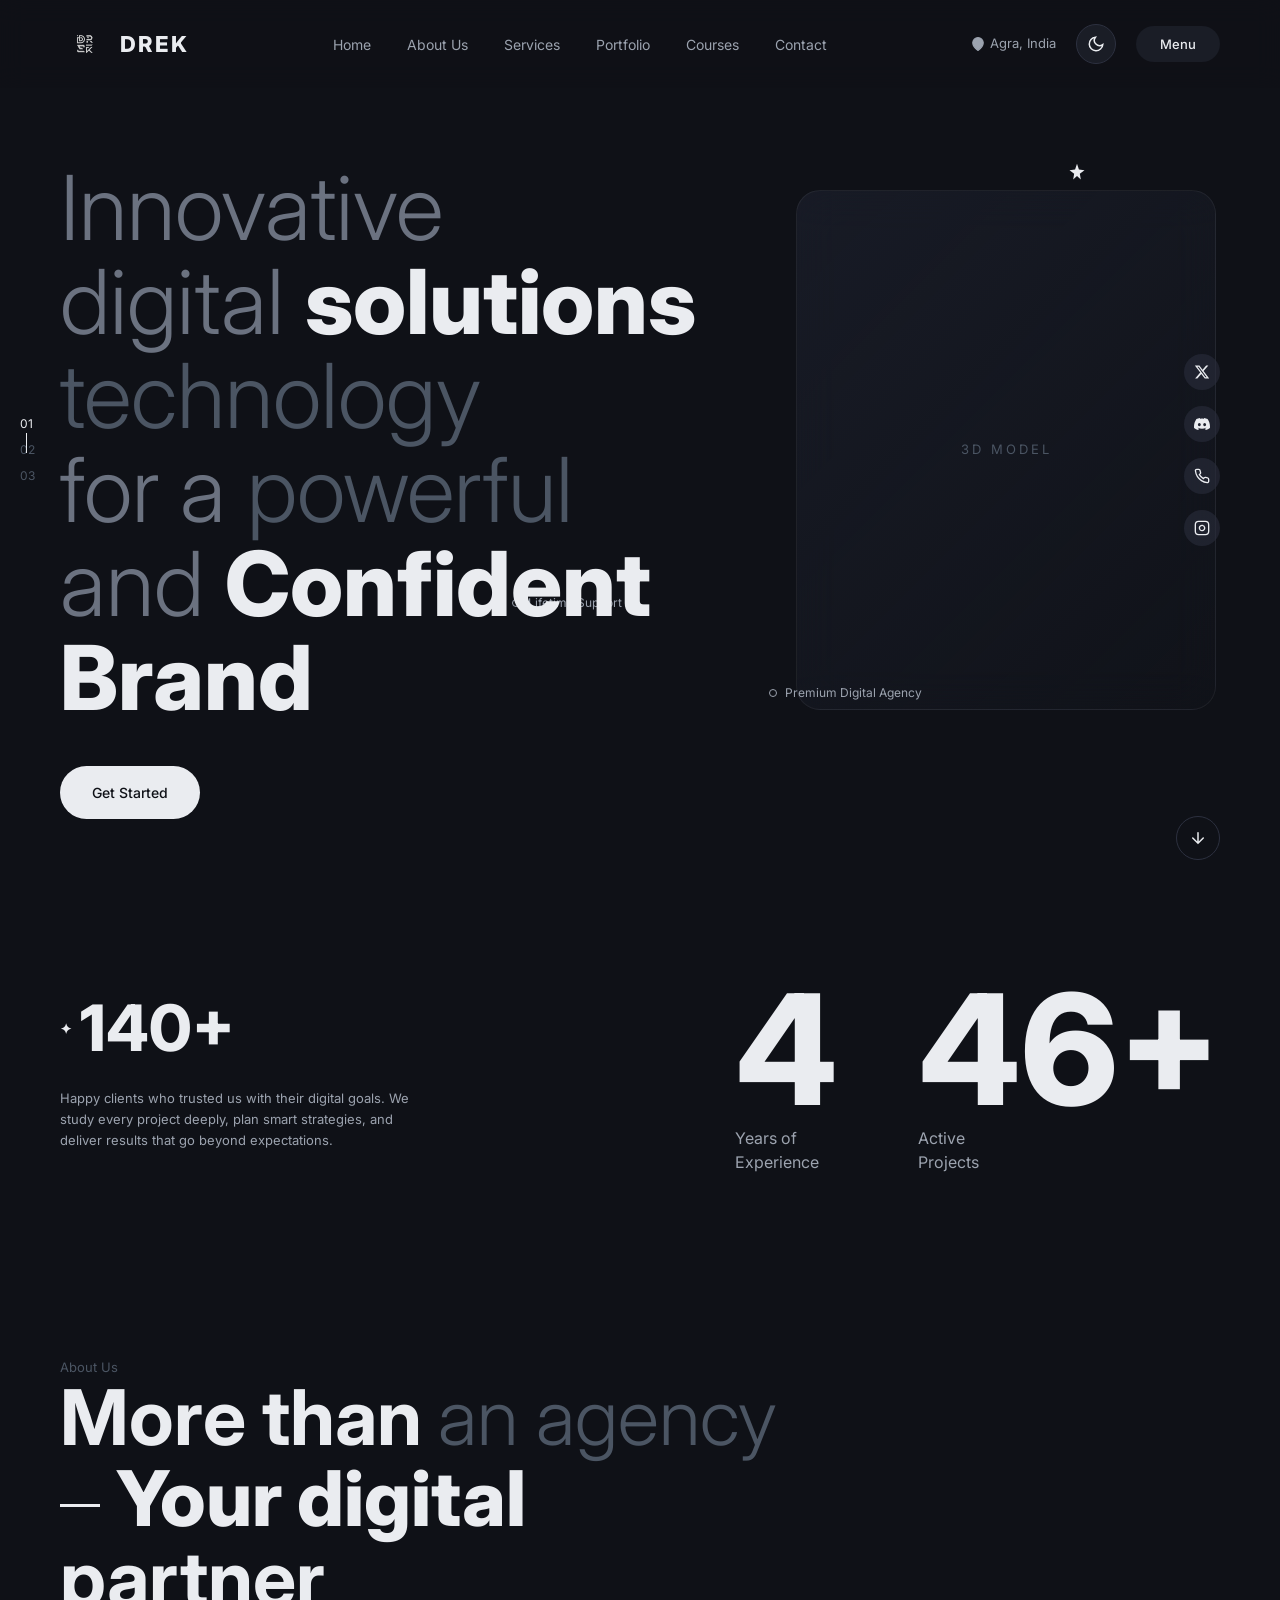
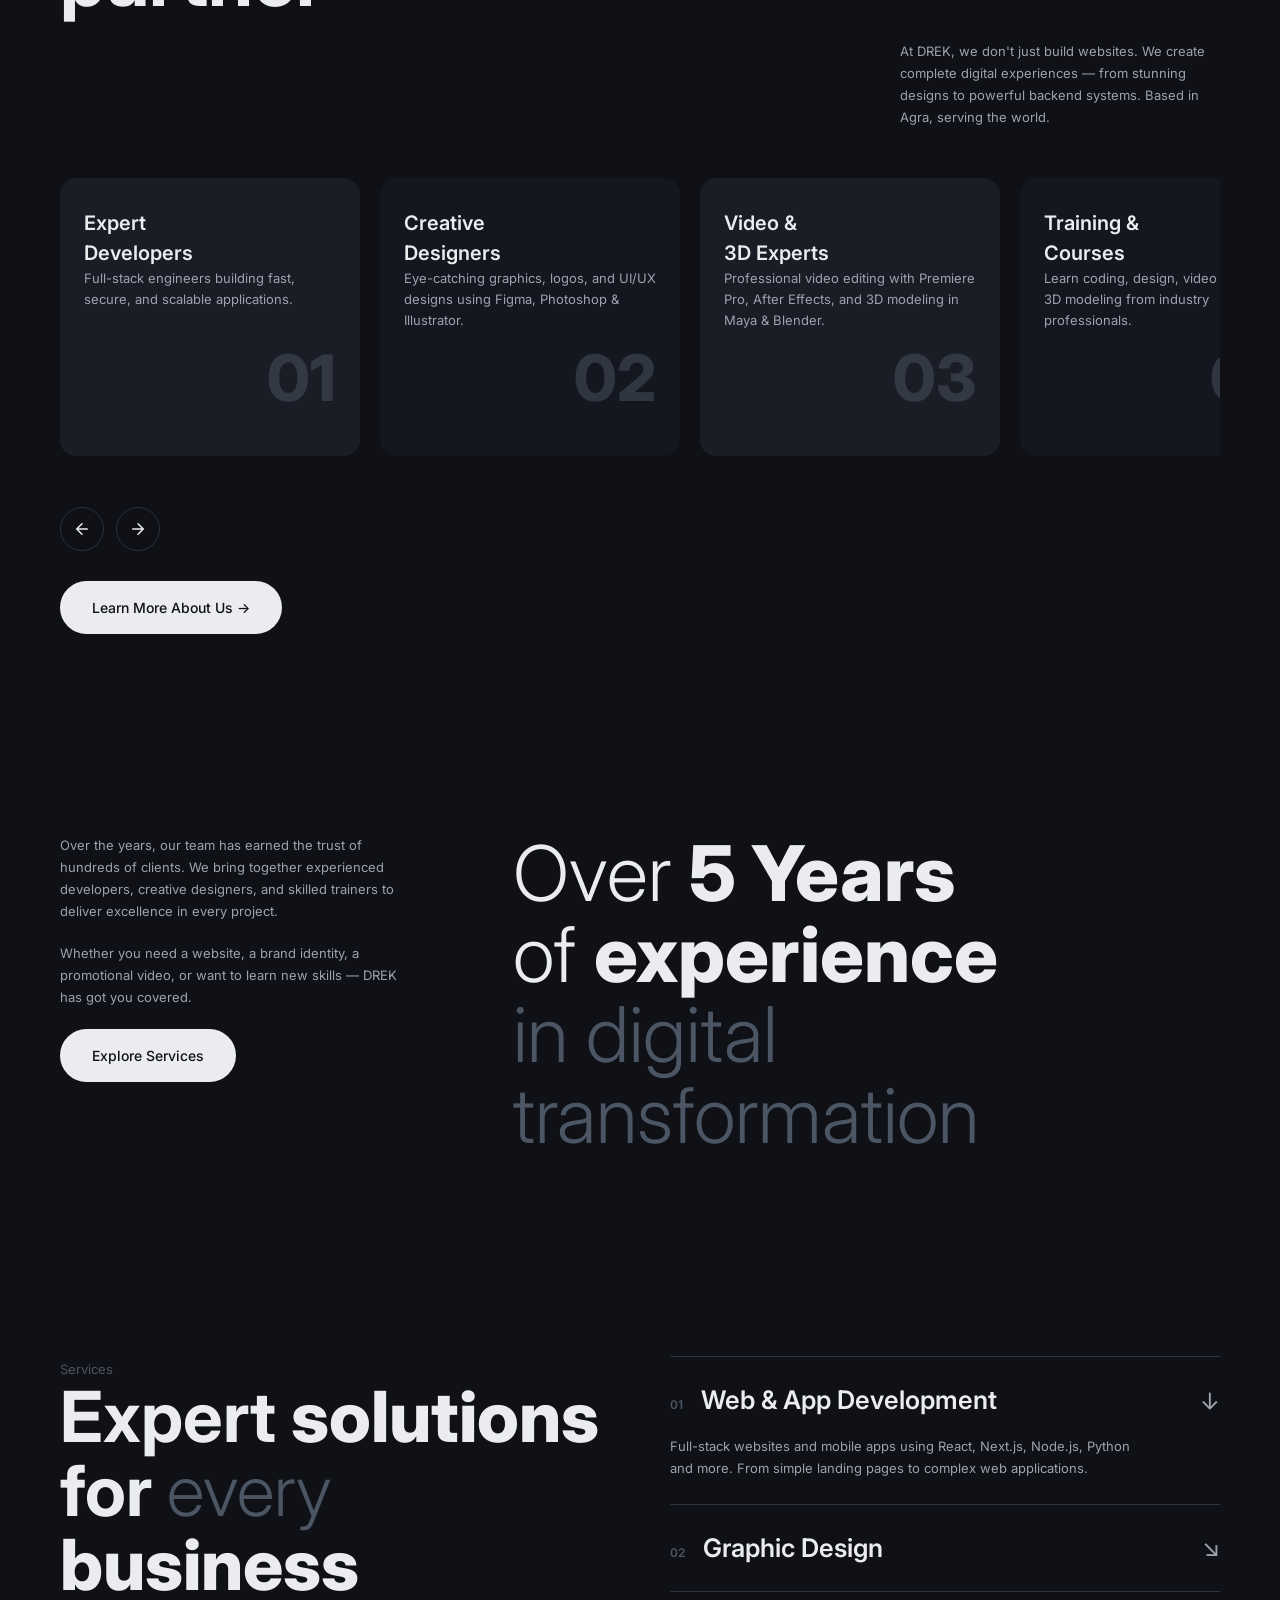
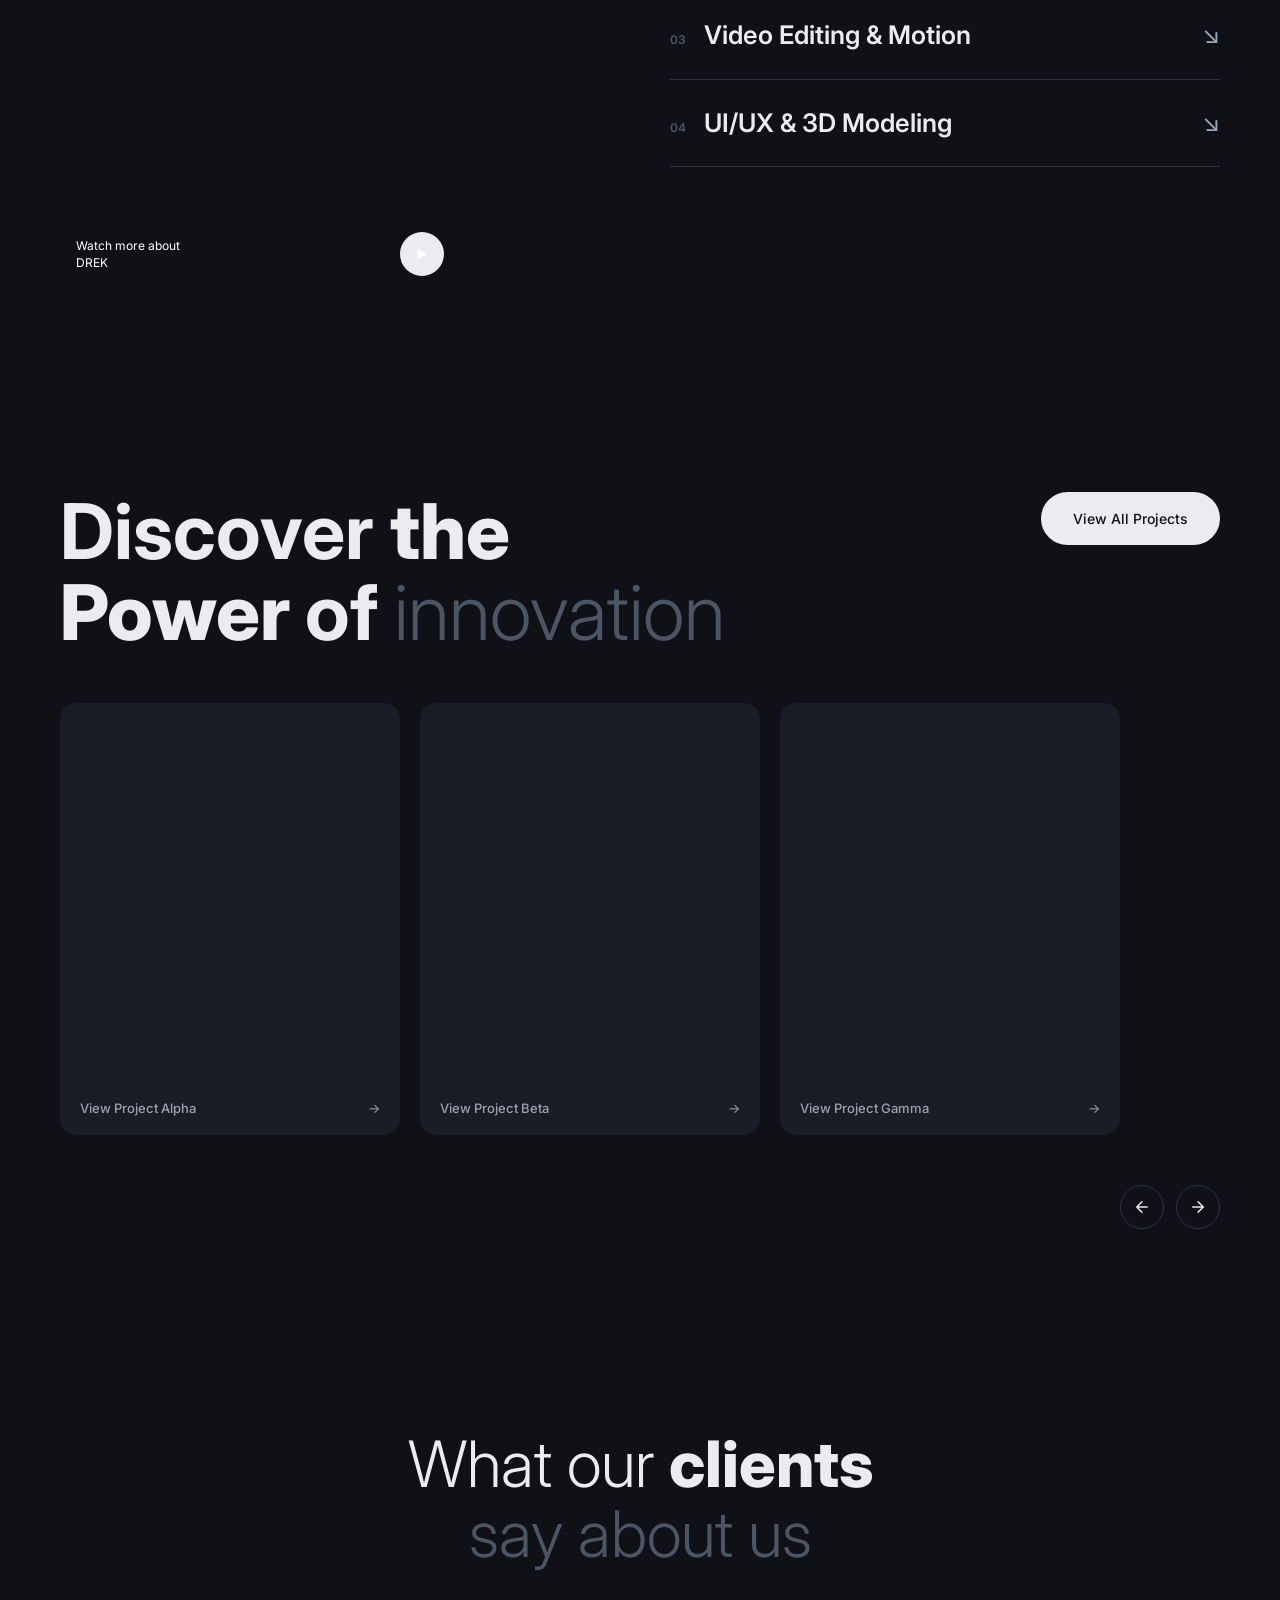
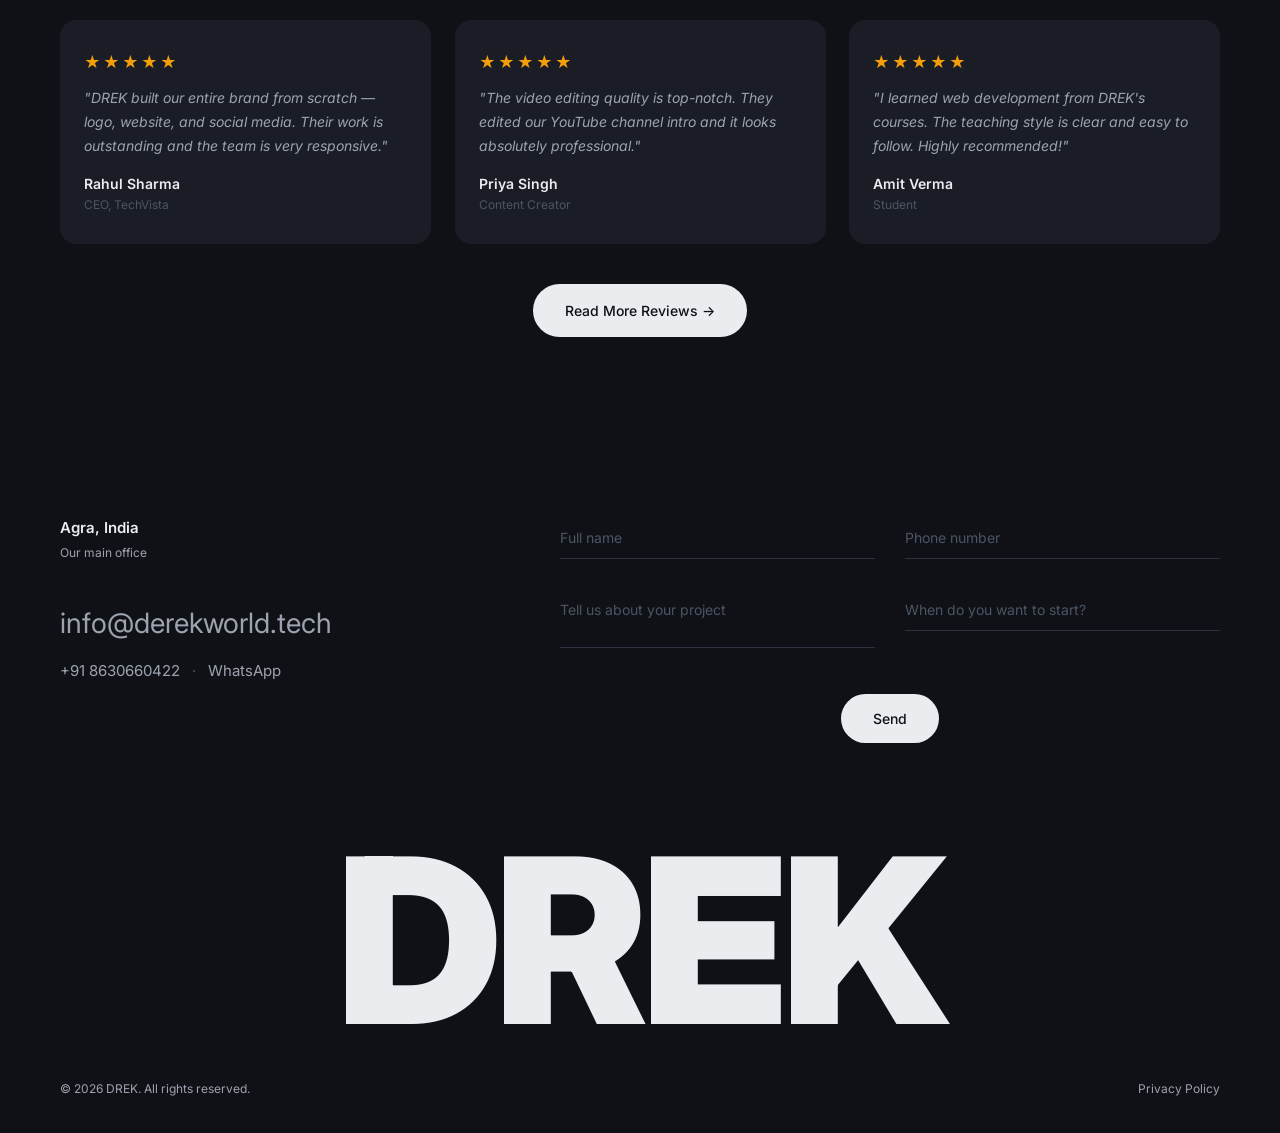
<file: drek web/Drek/index.html>
<!DOCTYPE html>
<html lang="en">

<head>
  <meta charset="UTF-8">
  <meta name="viewport" content="width=device-width, initial-scale=1.0">
  <title>DREK — Innovative Digital Solutions</title>
  <meta name="description"
    content="DREK is a premium IT company in Agra delivering web development, graphic design, video editing, 3D modeling, UI/UX design, and professional training courses.">
  <link rel="stylesheet" href="assets/css/style.css">
  <link rel="icon" href="assets/logo/my logo.png" type="image/png">
</head>

<body>

  <div class="loader" id="loader">
    <div class="loader__particles">
      <div class="loader__particle"></div>
      <div class="loader__particle"></div>
      <div class="loader__particle"></div>
      <div class="loader__particle"></div>
      <div class="loader__particle"></div>
      <div class="loader__particle"></div>
    </div>
    <div class="loader__inner">
      <div class="loader__ring"><img src="assets/logo/my logo.png" alt="DREK" class="loader__logo-img"></div>
      <div class="loader__logo">DREK</div>
      <div class="loader__bar">
        <div class="loader__progress"></div>
      </div>
      <div class="loader__percent">Loading...</div>
    </div>
  </div>
  <div class="cursor-glow" id="cursor-glow"></div>

  <nav class="navbar" id="navbar">
    <a href="index.html" class="navbar__logo"><img src="assets/logo/my logo.png" alt="DREK Logo"><span>DREK</span></a>
    <div class="navbar__links">
      <a href="index.html" class="active">Home</a>
      <a href="about.html">About Us</a>
      <a href="services.html">Services</a>
      <a href="portfolio.html">Portfolio</a>
      <a href="courses.html">Courses</a>
      <a href="contact.html">Contact</a>
    </div>
    <div class="navbar__right">
      <div class="navbar__location"><svg viewBox="0 0 24 24" fill="none" stroke="currentColor" stroke-width="2">
          <path d="M21 10c0 7-9 13-9 13s-9-6-9-13a9 9 0 0118 0z" />
          <circle cx="12" cy="10" r="3" />
        </svg>Agra, India</div>
      <button class="theme-toggle" id="theme-toggle" aria-label="Toggle dark mode"><svg class="icon-sun"
          viewBox="0 0 24 24" fill="none" stroke="currentColor" stroke-width="2">
          <circle cx="12" cy="12" r="5" />
          <line x1="12" y1="1" x2="12" y2="3" />
          <line x1="12" y1="21" x2="12" y2="23" />
          <line x1="4.22" y1="4.22" x2="5.64" y2="5.64" />
          <line x1="18.36" y1="18.36" x2="19.78" y2="19.78" />
          <line x1="1" y1="12" x2="3" y2="12" />
          <line x1="21" y1="12" x2="23" y2="12" />
          <line x1="4.22" y1="19.78" x2="5.64" y2="18.36" />
          <line x1="18.36" y1="5.64" x2="19.78" y2="4.22" />
        </svg><svg class="icon-moon" viewBox="0 0 24 24" fill="none" stroke="currentColor" stroke-width="2">
          <path d="M21 12.79A9 9 0 1111.21 3 7 7 0 0021 12.79z" />
        </svg></button>
      <button class="menu-btn" id="menu-btn">Menu</button>
    </div>
  </nav>

  <!-- HERO -->
  <section class="hero" id="home">
    <div class="hero__slide-indicators"><span class="active">01</span><span>02</span><span>03</span></div>
    <h1 class="hero__title reveal">
      <span class="light">Innovative</span><br>
      <span class="light">digital </span><span class="bold">solutions </span><span class="muted">technology</span><br>
      <span class="light">for a </span><span class="muted">powerful</span><br>
      <span class="light">and </span><span class="bold">Confident Brand</span>
    </h1>
    <div class="hero__cta reveal reveal-delay-1"><a href="contact.html" class="btn-primary">Get Started</a></div>
    <div class="hero__3d-placeholder"><span class="placeholder-text">3D Model</span></div>
    <div class="hero__floating-label" style="bottom:32%;left:40%"><span class="dot"></span> Lifetime Support</div>
    <div class="hero__floating-label" style="bottom:22%;right:28%"><span class="dot"></span> Premium Digital Agency
    </div>
    <div class="hero__social">
      <a href="https://x.com/DREK_WORLD" target="_blank" aria-label="X"><svg viewBox="0 0 24 24" fill="currentColor">
          <path
            d="M18.244 2.25h3.308l-7.227 8.26 8.502 11.24H16.17l-5.214-6.817L4.99 21.75H1.68l7.73-8.835L1.254 2.25H8.08l4.713 6.231zm-1.161 17.52h1.833L7.084 4.126H5.117z" />
        </svg></a>
      <a href="https://discord.gg/JSZvmdsbsR" target="_blank" aria-label="Discord"><svg viewBox="0 0 24 24"
          fill="currentColor">
          <path
            d="M20.317 4.37a19.791 19.791 0 00-4.885-1.515.074.074 0 00-.079.037c-.21.375-.444.864-.608 1.25a18.27 18.27 0 00-5.487 0 12.64 12.64 0 00-.617-1.25.077.077 0 00-.079-.037A19.736 19.736 0 003.677 4.37a.07.07 0 00-.032.027C.533 9.046-.32 13.58.099 18.057a.082.082 0 00.031.057 19.9 19.9 0 005.993 3.03.078.078 0 00.084-.028c.462-.63.874-1.295 1.226-1.994a.076.076 0 00-.041-.106 13.107 13.107 0 01-1.872-.892.077.077 0 01-.008-.128 10.2 10.2 0 00.372-.292.074.074 0 01.077-.01c3.928 1.793 8.18 1.793 12.062 0a.074.074 0 01.078.01c.12.098.246.198.373.292a.077.077 0 01-.006.127 12.299 12.299 0 01-1.873.892.077.077 0 00-.041.107c.36.698.772 1.362 1.225 1.993a.076.076 0 00.084.028 19.839 19.839 0 006.002-3.03.077.077 0 00.032-.054c.5-5.177-.838-9.674-3.549-13.66a.061.061 0 00-.031-.03zM8.02 15.33c-1.183 0-2.157-1.085-2.157-2.419 0-1.333.956-2.419 2.157-2.419 1.21 0 2.176 1.096 2.157 2.42 0 1.333-.956 2.418-2.157 2.418zm7.975 0c-1.183 0-2.157-1.085-2.157-2.419 0-1.333.955-2.419 2.157-2.419 1.21 0 2.176 1.096 2.157 2.42 0 1.333-.946 2.418-2.157 2.418z" />
        </svg></a>
      <a href="tel:+918630660422" aria-label="Phone"><svg viewBox="0 0 24 24" fill="none" stroke="currentColor"
          stroke-width="2">
          <path
            d="M22 16.92v3a2 2 0 01-2.18 2 19.79 19.79 0 01-8.63-3.07 19.5 19.5 0 01-6-6 19.79 19.79 0 01-3.07-8.67A2 2 0 014.11 2h3a2 2 0 012 1.72c.12.96.36 1.9.7 2.81a2 2 0 01-.45 2.11L8.09 9.91a16 16 0 006 6l1.27-1.27a2 2 0 012.11-.45c.91.34 1.85.58 2.81.7A2 2 0 0122 16.92z" />
        </svg></a>
      <a href="https://instagram.com" target="_blank" aria-label="Instagram"><svg viewBox="0 0 24 24" fill="none"
          stroke="currentColor" stroke-width="2">
          <rect x="2" y="2" width="20" height="20" rx="5" />
          <path d="M16 11.37A4 4 0 1112.63 8 4 4 0 0116 11.37z" />
        </svg></a>
    </div>
    <div class="star star--md star--spin" style="top:18%;right:15%"><svg viewBox="0 0 24 24">
        <path d="M12 2l2.09 6.26L20.18 9l-5.09 3.74L16.18 19 12 15.27 7.82 19l1.09-6.26L3.82 9l6.09-.74z" />
      </svg></div>
    <button class="hero__scroll-btn" aria-label="Scroll down"><svg viewBox="0 0 24 24" fill="none" stroke-width="2"
        stroke-linecap="round">
        <path d="M12 5v14M19 12l-7 7-7-7" />
      </svg></button>
  </section>

  <!-- STATS -->
  <section class="stats" id="stats">
    <div class="stats__main reveal">
      <div class="number"><span style="font-size:14px">✦</span><span data-target="150" data-suffix="+">0</span></div>
      <p>Happy clients who trusted us with their digital goals. We study every project deeply, plan smart strategies,
        and deliver results that go beyond expectations.</p>
    </div>
    <div class="stats__big">
      <div class="stats__item reveal">
        <div class="big-num" data-target="5">0</div>
        <div class="label">Years of<br>Experience</div>
      </div>
      <div class="stats__item reveal reveal-delay-1">
        <div class="big-num" data-target="50" data-suffix="+">0</div>
        <div class="label">Active<br>Projects</div>
      </div>
    </div>
  </section>

  <!-- ABOUT PREVIEW -->
  <section class="about" id="about">
    <span class="about__label reveal">About Us</span>
    <h2 class="about__title reveal">
      <span class="light">More than </span><span class="muted">an agency</span><br>
      <span class="em-dash"></span><span class="bold">Your digital</span><br>
      <span class="light">partner</span>
    </h2>
    <p class="about__desc reveal">At DREK, we don't just build websites. We create complete digital experiences — from
      stunning designs to powerful backend systems. Based in Agra, serving the world.</p>
    <div class="about__cards">
      <div class="about__card reveal">
        <div>
          <h3>Expert<br>Developers</h3>
          <p>Full-stack engineers building fast, secure, and scalable applications.</p>
        </div><span class="card-num">01</span>
      </div>
      <div class="about__card reveal reveal-delay-1">
        <div>
          <h3>Creative<br>Designers</h3>
          <p>Eye-catching graphics, logos, and UI/UX designs using Figma, Photoshop & Illustrator.</p>
        </div><span class="card-num">02</span>
      </div>
      <div class="about__card reveal reveal-delay-2">
        <div>
          <h3>Video &<br>3D Experts</h3>
          <p>Professional video editing with Premiere Pro, After Effects, and 3D modeling in Maya & Blender.</p>
        </div><span class="card-num">03</span>
      </div>
      <div class="about__card reveal reveal-delay-3">
        <div>
          <h3>Training &<br>Courses</h3>
          <p>Learn coding, design, video editing, and 3D modeling from industry professionals.</p>
        </div><span class="card-num">04</span>
      </div>
    </div>
    <div class="about__nav">
      <button class="about-prev" aria-label="Previous"><svg viewBox="0 0 24 24" fill="none" stroke-width="2"
          stroke-linecap="round">
          <path d="M19 12H5M12 19l-7-7 7-7" />
        </svg></button>
      <button class="about-next" aria-label="Next"><svg viewBox="0 0 24 24" fill="none" stroke-width="2"
          stroke-linecap="round">
          <path d="M5 12h14M12 5l7 7-7 7" />
        </svg></button>
    </div>
    <div style="margin-top:30px"><a href="about.html" class="btn-primary">Learn More About Us →</a></div>
  </section>

  <!-- EXPERIENCE -->
  <section class="experience" id="experience">
    <div class="experience__left">
      <p class="reveal">Over the years, our team has earned the trust of hundreds of clients. We bring together
        experienced developers, creative designers, and skilled trainers to deliver excellence in every project.</p>
      <p class="reveal reveal-delay-1">Whether you need a website, a brand identity, a promotional video, or want to
        learn new skills — DREK has got you covered.</p>
      <a href="services.html" class="btn-primary reveal reveal-delay-2">Explore Services</a>
    </div>
    <div class="experience__title reveal">
      <span class="light">Over </span><span class="bold">5 Years</span><br>
      <span class="light">of </span><span class="bold">experience</span><br>
      <span class="muted">in digital</span><br>
      <span class="muted">transformation</span>
    </div>
  </section>

  <!-- SERVICES PREVIEW -->
  <section class="services" id="services">
    <div>
      <span class="services__label reveal">Services</span>
      <h2 class="services__title reveal"><span class="light">Expert </span><span class="bold">solutions</span><br><span
          class="light">for </span><span class="muted">every</span><br><span class="bold">business</span></h2>
      <div class="services__video reveal reveal-delay-1">
        <img src="assets/images/workspace.png" alt="Our workspace">
        <span class="video-label">Watch more about DREK</span>
        <div class="play-btn"><svg viewBox="0 0 24 24">
            <polygon points="5,3 19,12 5,21" />
          </svg></div>
      </div>
    </div>
    <div class="services__accordion">
      <div class="accordion-item open reveal">
        <div class="accordion-item__header">
          <h3><span class="accordion-item__num">01</span> Web & App Development</h3><span class="toggle">↘</span>
        </div>
        <div class="accordion-item__body">
          <p>Full-stack websites and mobile apps using React, Next.js, Node.js, Python and more. From simple landing
            pages to complex web applications.</p>
        </div>
      </div>
      <div class="accordion-item reveal reveal-delay-1">
        <div class="accordion-item__header">
          <h3><span class="accordion-item__num">02</span> Graphic Design</h3><span class="toggle">↘</span>
        </div>
        <div class="accordion-item__body">
          <p>Logos, branding, social media posts, banners, and print designs created with Adobe Photoshop, Illustrator,
            and other professional tools.</p>
        </div>
      </div>
      <div class="accordion-item reveal reveal-delay-2">
        <div class="accordion-item__header">
          <h3><span class="accordion-item__num">03</span> Video Editing & Motion</h3><span class="toggle">↘</span>
        </div>
        <div class="accordion-item__body">
          <p>Professional video editing, color grading, motion graphics, and VFX using Adobe Premiere Pro, After
            Effects, and DaVinci Resolve.</p>
        </div>
      </div>
      <div class="accordion-item reveal reveal-delay-3">
        <div class="accordion-item__header">
          <h3><span class="accordion-item__num">04</span> UI/UX & 3D Modeling</h3><span class="toggle">↘</span>
        </div>
        <div class="accordion-item__body">
          <p>Beautiful user interfaces designed in Figma, plus stunning 3D models and animations created in Autodesk
            Maya and Blender.</p>
        </div>
      </div>
    </div>
  </section>

  <!-- PORTFOLIO PREVIEW -->
  <section class="portfolio" id="portfolio">
    <div class="portfolio__header">
      <h2 class="portfolio__title reveal"><span class="light">Discover </span><span class="bold">the</span><br><span
          class="bold">Power </span><span class="light">of </span><span class="muted">innovation</span></h2>
      <a href="portfolio.html" class="btn-primary reveal">View All Projects</a>
    </div>
    <div class="portfolio__cards">
      <div class="portfolio__card reveal"><img src="assets/images/person1.png" alt="Project Alpha">
        <div class="card-label"><span>View Project Alpha</span> →</div>
      </div>
      <div class="portfolio__card reveal reveal-delay-1"><img src="assets/images/person2.png" alt="Project Beta">
        <div class="card-label"><span>View Project Beta</span> →</div>
      </div>
      <div class="portfolio__card reveal reveal-delay-2"><img src="assets/images/person3.png" alt="Project Gamma">
        <div class="card-label"><span>View Project Gamma</span> →</div>
      </div>
    </div>
    <div class="portfolio__nav">
      <button class="portfolio-prev" aria-label="Previous"><svg viewBox="0 0 24 24" fill="none" stroke-width="2"
          stroke-linecap="round">
          <path d="M19 12H5M12 19l-7-7 7-7" />
        </svg></button>
      <button class="portfolio-next" aria-label="Next"><svg viewBox="0 0 24 24" fill="none" stroke-width="2"
          stroke-linecap="round">
          <path d="M5 12h14M12 5l7 7-7 7" />
        </svg></button>
    </div>
  </section>

  <!-- REVIEWS PREVIEW -->
  <section class="reviews-preview" id="reviews-home">
    <h2 class="section-title reveal"><span class="light">What our </span><span class="bold">clients</span><br><span
        class="muted">say about us</span></h2>
    <div class="reviews-grid">
      <div class="review-card reveal">
        <div class="review-stars">★★★★★</div>
        <p>"DREK built our entire brand from scratch — logo, website, and social media. Their work is outstanding and
          the team is very responsive."</p>
        <div class="review-author"><strong>Rahul Sharma</strong><span>CEO, TechVista</span></div>
      </div>
      <div class="review-card reveal reveal-delay-1">
        <div class="review-stars">★★★★★</div>
        <p>"The video editing quality is top-notch. They edited our YouTube channel intro and it looks absolutely
          professional."</p>
        <div class="review-author"><strong>Priya Singh</strong><span>Content Creator</span></div>
      </div>
      <div class="review-card reveal reveal-delay-2">
        <div class="review-stars">★★★★★</div>
        <p>"I learned web development from DREK's courses. The teaching style is clear and easy to follow. Highly
          recommended!"</p>
        <div class="review-author"><strong>Amit Verma</strong><span>Student</span></div>
      </div>
    </div>
    <div style="text-align:center;margin-top:40px"><a href="reviews.html" class="btn-primary reveal">Read More Reviews
        →</a></div>
  </section>

  <!-- CONTACT STRIP -->
  <section class="contact" id="contact">
    <div>
      <div class="contact__locations reveal">
        <div class="contact__location">
          <h4>Agra, India</h4>
          <p>Our main office</p>
        </div>
      </div>
      <div class="contact__email reveal reveal-delay-1">info@derekworld.tech</div>
      <div class="contact__phone reveal reveal-delay-2">
        <a href="tel:+918630660422">+91 8630660422</a><span class="phone-divider">·</span><a
          href="https://wa.me/918630660422" target="_blank">WhatsApp</a>
      </div>
    </div>
    <form class="contact__form reveal">
      <div class="form-group"><input type="text" placeholder="Full name" id="contact-name"></div>
      <div class="form-group"><input type="tel" placeholder="Phone number" id="contact-phone"></div>
      <div class="form-group"><textarea placeholder="Tell us about your project" id="contact-message"></textarea></div>
      <div class="form-group"><input type="text" placeholder="When do you want to start?" id="contact-date"></div>
      <button type="submit" class="btn-primary submit-btn">Send</button>
    </form>
  </section>

  <footer class="footer">
    <div class="footer__brand reveal">DREK</div>
    <div class="footer__bottom">
      <p>&copy; 2025 DREK. All rights reserved.</p>
      <div class="footer-logo"><img src="assets/logo/my logo.png" alt="DREK"></div>
      <a href="#">Privacy Policy</a>
    </div>
  </footer>

  <!-- MENU OVERLAY -->
  <div class="menu-overlay" id="menu-overlay">
    <button class="menu-overlay__close" id="menu-close">Close ✕</button>
    <div class="menu-overlay__left">
      <h2 class="menu-overlay__title">Menu</h2>
      <div>
        <div class="menu-overlay__locations">
          <div>
            <h4>Agra, India</h4>
            <p>Main Office</p>
          </div>
        </div>
        <div class="menu-overlay__email">info@derekworld.tech</div>
        <div class="menu-overlay__phone"><a href="tel:+918630660422">+91 8630660422</a></div>
      </div>
    </div>
    <div class="menu-overlay__right">
      <div class="menu-overlay__links">
        <a href="about.html" class="menu-overlay__link">About Us <span class="arrow"><svg viewBox="0 0 24 24"
              fill="none" stroke="currentColor" stroke-width="2" stroke-linecap="round" width="18" height="18">
              <path d="M5 12h14M12 5l7 7-7 7" />
            </svg></span></a>
        <a href="services.html" class="menu-overlay__link">Services <span class="arrow"><svg viewBox="0 0 24 24"
              fill="none" stroke="currentColor" stroke-width="2" stroke-linecap="round" width="18" height="18">
              <path d="M5 12h14M12 5l7 7-7 7" />
            </svg></span></a>
        <a href="portfolio.html" class="menu-overlay__link">Portfolio <span class="arrow"><svg viewBox="0 0 24 24"
              fill="none" stroke="currentColor" stroke-width="2" stroke-linecap="round" width="18" height="18">
              <path d="M5 12h14M12 5l7 7-7 7" />
            </svg></span></a>
        <a href="team.html" class="menu-overlay__link">Our Team <span class="arrow"><svg viewBox="0 0 24 24" fill="none"
              stroke="currentColor" stroke-width="2" stroke-linecap="round" width="18" height="18">
              <path d="M5 12h14M12 5l7 7-7 7" />
            </svg></span></a>
        <a href="courses.html" class="menu-overlay__link">Courses <span class="arrow"><svg viewBox="0 0 24 24"
              fill="none" stroke="currentColor" stroke-width="2" stroke-linecap="round" width="18" height="18">
              <path d="M5 12h14M12 5l7 7-7 7" />
            </svg></span></a>
        <a href="reviews.html" class="menu-overlay__link">Reviews <span class="arrow"><svg viewBox="0 0 24 24"
              fill="none" stroke="currentColor" stroke-width="2" stroke-linecap="round" width="18" height="18">
              <path d="M5 12h14M12 5l7 7-7 7" />
            </svg></span></a>
        <a href="contact.html" class="menu-overlay__link">Contact Us <span class="arrow"><svg viewBox="0 0 24 24"
              fill="none" stroke="currentColor" stroke-width="2" stroke-linecap="round" width="18" height="18">
              <path d="M5 12h14M12 5l7 7-7 7" />
            </svg></span></a>
      </div>
    </div>
  </div>

  <script src="assets/js/main.js"></script>
</body>

</html>
</file>
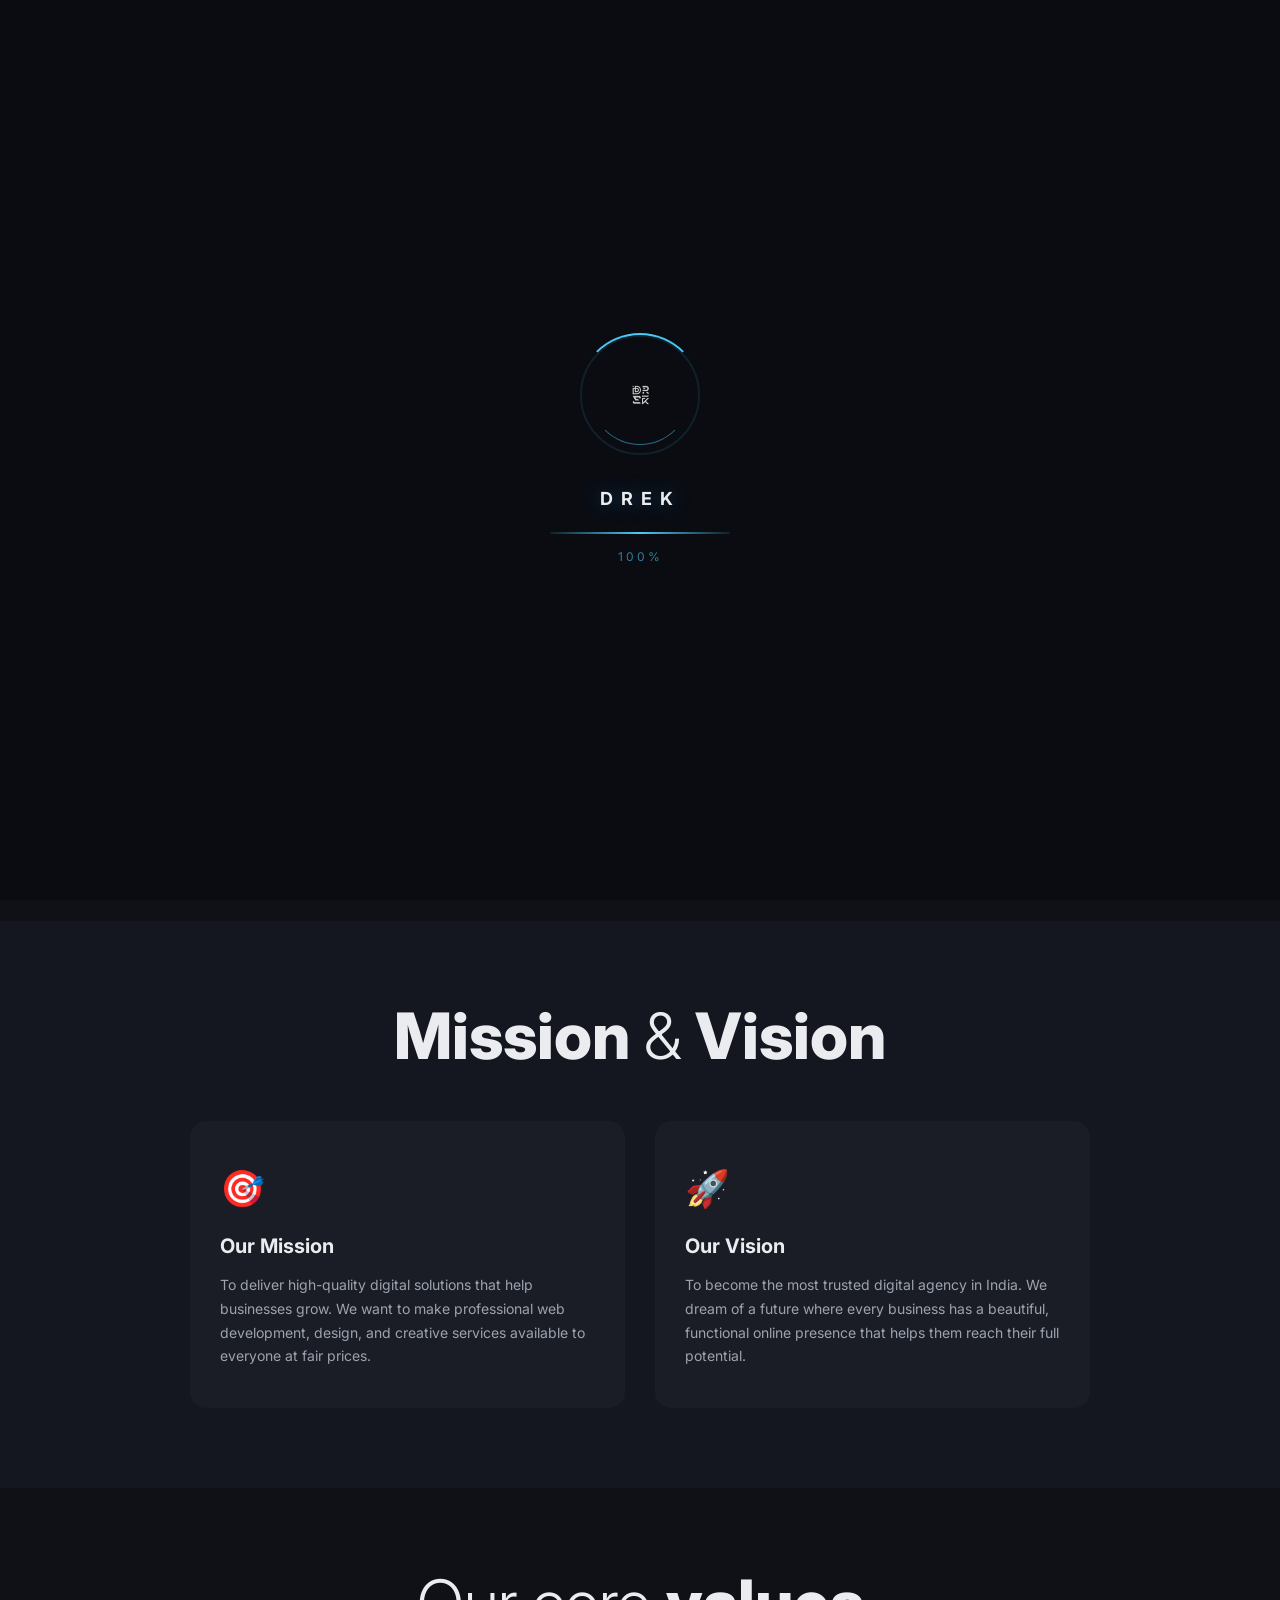
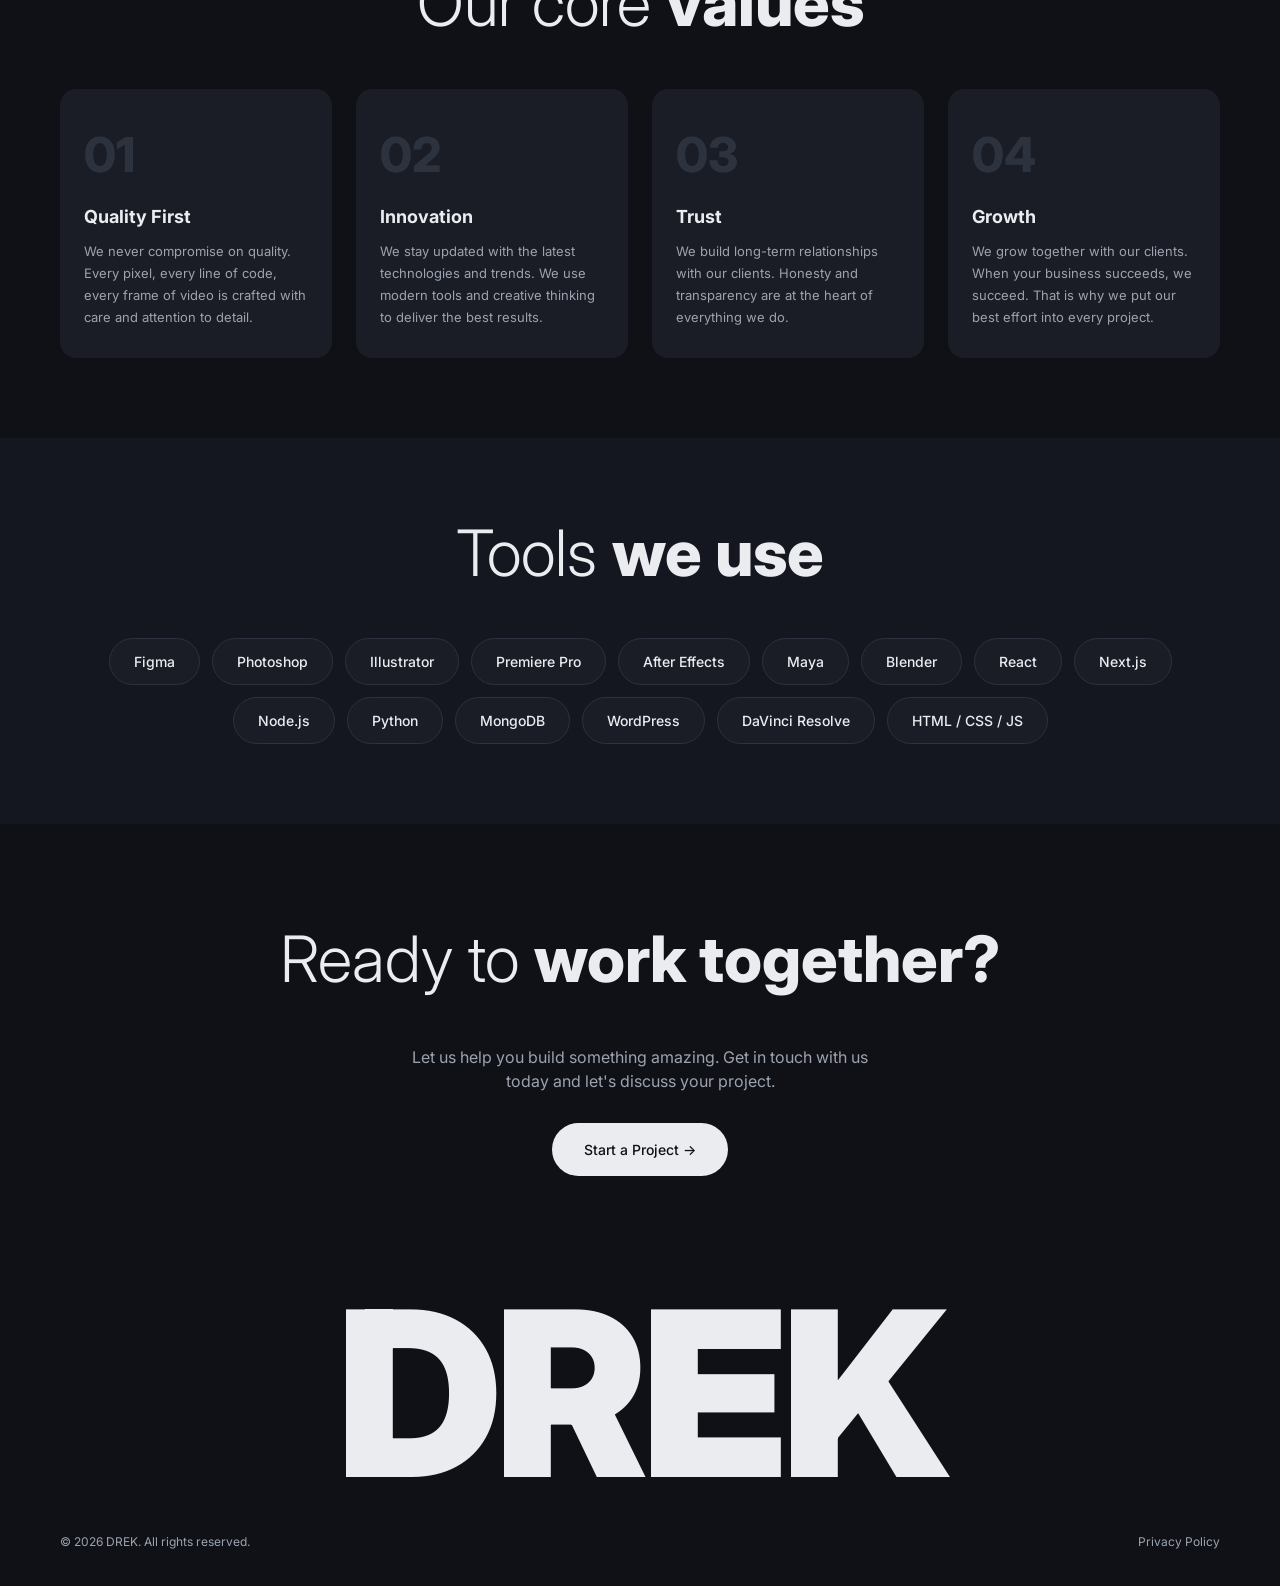
<file: drek web/Drek/about.html>
<!DOCTYPE html>
<html lang="en">
<head>
  <meta charset="UTF-8">
  <meta name="viewport" content="width=device-width, initial-scale=1.0">
  <title>About Us — DREK Digital Agency</title>
  <meta name="description" content="Learn about DREK — a creative digital agency based in Agra, India. We build websites, design graphics, edit videos, create 3D models, and teach digital skills.">
  <link rel="stylesheet" href="assets/css/style.css">
  <link rel="icon" href="assets/logo/my logo.png" type="image/png">
</head>
<body>
  <div class="loader" id="loader"><div class="loader__particles"><div class="loader__particle"></div><div class="loader__particle"></div><div class="loader__particle"></div><div class="loader__particle"></div><div class="loader__particle"></div><div class="loader__particle"></div></div><div class="loader__inner"><div class="loader__ring"><img src="assets/logo/my logo.png" alt="DREK" class="loader__logo-img"></div><div class="loader__logo">DREK</div><div class="loader__bar"><div class="loader__progress"></div></div><div class="loader__percent">Loading...</div></div></div><div class="cursor-glow" id="cursor-glow"></div>

  <nav class="navbar" id="navbar">
    <a href="index.html" class="navbar__logo"><img src="assets/logo/my logo.png" alt="DREK Logo"><span>DREK</span></a>
    <div class="navbar__links">
      <a href="index.html">Home</a>
      <a href="about.html" class="active">About Us</a>
      <a href="services.html">Services</a>
      <a href="portfolio.html">Portfolio</a>
      <a href="courses.html">Courses</a>
      <a href="contact.html">Contact</a>
    </div>
    <div class="navbar__right">
      <div class="navbar__location"><svg viewBox="0 0 24 24" fill="none" stroke="currentColor" stroke-width="2"><path d="M21 10c0 7-9 13-9 13s-9-6-9-13a9 9 0 0118 0z"/><circle cx="12" cy="10" r="3"/></svg>Agra, India</div>
      <button class="theme-toggle" id="theme-toggle" aria-label="Toggle dark mode"><svg class="icon-sun" viewBox="0 0 24 24" fill="none" stroke="currentColor" stroke-width="2"><circle cx="12" cy="12" r="5"/><line x1="12" y1="1" x2="12" y2="3"/><line x1="12" y1="21" x2="12" y2="23"/><line x1="4.22" y1="4.22" x2="5.64" y2="5.64"/><line x1="18.36" y1="18.36" x2="19.78" y2="19.78"/><line x1="1" y1="12" x2="3" y2="12"/><line x1="21" y1="12" x2="23" y2="12"/><line x1="4.22" y1="19.78" x2="5.64" y2="18.36"/><line x1="18.36" y1="5.64" x2="19.78" y2="4.22"/></svg><svg class="icon-moon" viewBox="0 0 24 24" fill="none" stroke="currentColor" stroke-width="2"><path d="M21 12.79A9 9 0 1111.21 3 7 7 0 0021 12.79z"/></svg></button>
      <button class="menu-btn" id="menu-btn">Menu</button>
    </div>
  </nav>

  <!-- PAGE HERO -->
  <section class="page-hero">
    <span class="page-hero__label reveal">About Us</span>
    <h1 class="page-hero__title reveal">
      <span class="light">We are </span><span class="bold">DREK</span><br>
      <span class="muted">Your creative digital partner</span>
    </h1>
  </section>

  <!-- OUR STORY -->
  <section class="content-section">
    <div class="content-grid">
      <div class="content-text reveal">
        <h2 class="section-subtitle">Our Story</h2>
        <p>DREK was born in Agra with a simple idea — make professional digital services available to everyone. We started as a small team of passionate developers and designers, and today we have grown into a full-service digital agency.</p>
        <p>We believe that every business, no matter how big or small, deserves a strong online presence. That is why we offer everything from website development and graphic design to video editing, 3D modeling, and even professional training courses.</p>
        <p>Our team uses the best tools in the industry — Figma for UI/UX design, Adobe Photoshop and Illustrator for graphics, Premiere Pro and After Effects for video editing, and Maya and Blender for 3D work. On the development side, we work with React, Next.js, Node.js, Python, and more.</p>
      </div>
      <div class="content-visual reveal reveal-delay-1">
        <div class="visual-card">
          <div class="visual-card__number">5+</div>
          <div class="visual-card__text">Years of building digital experiences</div>
        </div>
      </div>
    </div>
  </section>

  <!-- MISSION & VISION -->
  <section class="content-section alt-bg">
    <h2 class="section-title reveal"><span class="bold">Mission</span> <span class="light">&</span> <span class="bold">Vision</span></h2>
    <div class="two-col-cards">
      <div class="info-card reveal">
        <div class="info-card__icon">🎯</div>
        <h3>Our Mission</h3>
        <p>To deliver high-quality digital solutions that help businesses grow. We want to make professional web development, design, and creative services available to everyone at fair prices.</p>
      </div>
      <div class="info-card reveal reveal-delay-1">
        <div class="info-card__icon">🚀</div>
        <h3>Our Vision</h3>
        <p>To become the most trusted digital agency in India. We dream of a future where every business has a beautiful, functional online presence that helps them reach their full potential.</p>
      </div>
    </div>
  </section>

  <!-- CORE VALUES -->
  <section class="content-section">
    <h2 class="section-title reveal"><span class="light">Our core </span><span class="bold">values</span></h2>
    <div class="values-grid">
      <div class="value-card reveal">
        <div class="value-card__num">01</div>
        <h3>Quality First</h3>
        <p>We never compromise on quality. Every pixel, every line of code, every frame of video is crafted with care and attention to detail.</p>
      </div>
      <div class="value-card reveal reveal-delay-1">
        <div class="value-card__num">02</div>
        <h3>Innovation</h3>
        <p>We stay updated with the latest technologies and trends. We use modern tools and creative thinking to deliver the best results.</p>
      </div>
      <div class="value-card reveal reveal-delay-2">
        <div class="value-card__num">03</div>
        <h3>Trust</h3>
        <p>We build long-term relationships with our clients. Honesty and transparency are at the heart of everything we do.</p>
      </div>
      <div class="value-card reveal reveal-delay-3">
        <div class="value-card__num">04</div>
        <h3>Growth</h3>
        <p>We grow together with our clients. When your business succeeds, we succeed. That is why we put our best effort into every project.</p>
      </div>
    </div>
  </section>

  <!-- TOOLS WE USE -->
  <section class="content-section alt-bg">
    <h2 class="section-title reveal"><span class="light">Tools </span><span class="bold">we use</span></h2>
    <div class="tools-grid">
      <div class="tool-tag reveal">Figma</div>
      <div class="tool-tag reveal">Photoshop</div>
      <div class="tool-tag reveal">Illustrator</div>
      <div class="tool-tag reveal">Premiere Pro</div>
      <div class="tool-tag reveal">After Effects</div>
      <div class="tool-tag reveal">Maya</div>
      <div class="tool-tag reveal">Blender</div>
      <div class="tool-tag reveal">React</div>
      <div class="tool-tag reveal">Next.js</div>
      <div class="tool-tag reveal">Node.js</div>
      <div class="tool-tag reveal">Python</div>
      <div class="tool-tag reveal">MongoDB</div>
      <div class="tool-tag reveal">WordPress</div>
      <div class="tool-tag reveal">DaVinci Resolve</div>
      <div class="tool-tag reveal">HTML / CSS / JS</div>
    </div>
  </section>

  <!-- CTA -->
  <section class="content-section cta-section">
    <h2 class="section-title reveal"><span class="light">Ready to </span><span class="bold">work together?</span></h2>
    <p class="reveal reveal-delay-1" style="text-align:center;max-width:500px;margin:0 auto 30px;color:var(--text-sec)">Let us help you build something amazing. Get in touch with us today and let's discuss your project.</p>
    <div style="text-align:center" class="reveal reveal-delay-2"><a href="contact.html" class="btn-primary">Start a Project →</a></div>
  </section>

  <footer class="footer">
    <div class="footer__brand reveal">DREK</div>
    <div class="footer__bottom"><p>&copy; 2025 DREK. All rights reserved.</p><div class="footer-logo"><img src="assets/logo/my logo.png" alt="DREK"></div><a href="#">Privacy Policy</a></div>
  </footer>

  <div class="menu-overlay" id="menu-overlay">
    <button class="menu-overlay__close" id="menu-close">Close ✕</button>
    <div class="menu-overlay__left"><h2 class="menu-overlay__title">Menu</h2><div><div class="menu-overlay__locations"><div><h4>Agra, India</h4><p>Main Office</p></div></div><div class="menu-overlay__email">info@derekworld.tech</div><div class="menu-overlay__phone"><a href="tel:+918630660422">+91 8630660422</a></div></div></div>
    <div class="menu-overlay__right"><div class="menu-overlay__links">
      <a href="about.html" class="menu-overlay__link">About Us <span class="arrow"><svg viewBox="0 0 24 24" fill="none" stroke="currentColor" stroke-width="2" stroke-linecap="round" width="18" height="18"><path d="M5 12h14M12 5l7 7-7 7"/></svg></span></a>
      <a href="services.html" class="menu-overlay__link">Services <span class="arrow"><svg viewBox="0 0 24 24" fill="none" stroke="currentColor" stroke-width="2" stroke-linecap="round" width="18" height="18"><path d="M5 12h14M12 5l7 7-7 7"/></svg></span></a>
      <a href="portfolio.html" class="menu-overlay__link">Portfolio <span class="arrow"><svg viewBox="0 0 24 24" fill="none" stroke="currentColor" stroke-width="2" stroke-linecap="round" width="18" height="18"><path d="M5 12h14M12 5l7 7-7 7"/></svg></span></a>
      <a href="team.html" class="menu-overlay__link">Our Team <span class="arrow"><svg viewBox="0 0 24 24" fill="none" stroke="currentColor" stroke-width="2" stroke-linecap="round" width="18" height="18"><path d="M5 12h14M12 5l7 7-7 7"/></svg></span></a>
      <a href="courses.html" class="menu-overlay__link">Courses <span class="arrow"><svg viewBox="0 0 24 24" fill="none" stroke="currentColor" stroke-width="2" stroke-linecap="round" width="18" height="18"><path d="M5 12h14M12 5l7 7-7 7"/></svg></span></a>
      <a href="reviews.html" class="menu-overlay__link">Reviews <span class="arrow"><svg viewBox="0 0 24 24" fill="none" stroke="currentColor" stroke-width="2" stroke-linecap="round" width="18" height="18"><path d="M5 12h14M12 5l7 7-7 7"/></svg></span></a>
      <a href="contact.html" class="menu-overlay__link">Contact Us <span class="arrow"><svg viewBox="0 0 24 24" fill="none" stroke="currentColor" stroke-width="2" stroke-linecap="round" width="18" height="18"><path d="M5 12h14M12 5l7 7-7 7"/></svg></span></a>
    </div></div>
  </div>
  <script src="assets/js/main.js"></script>
</body>
</html>
</file>
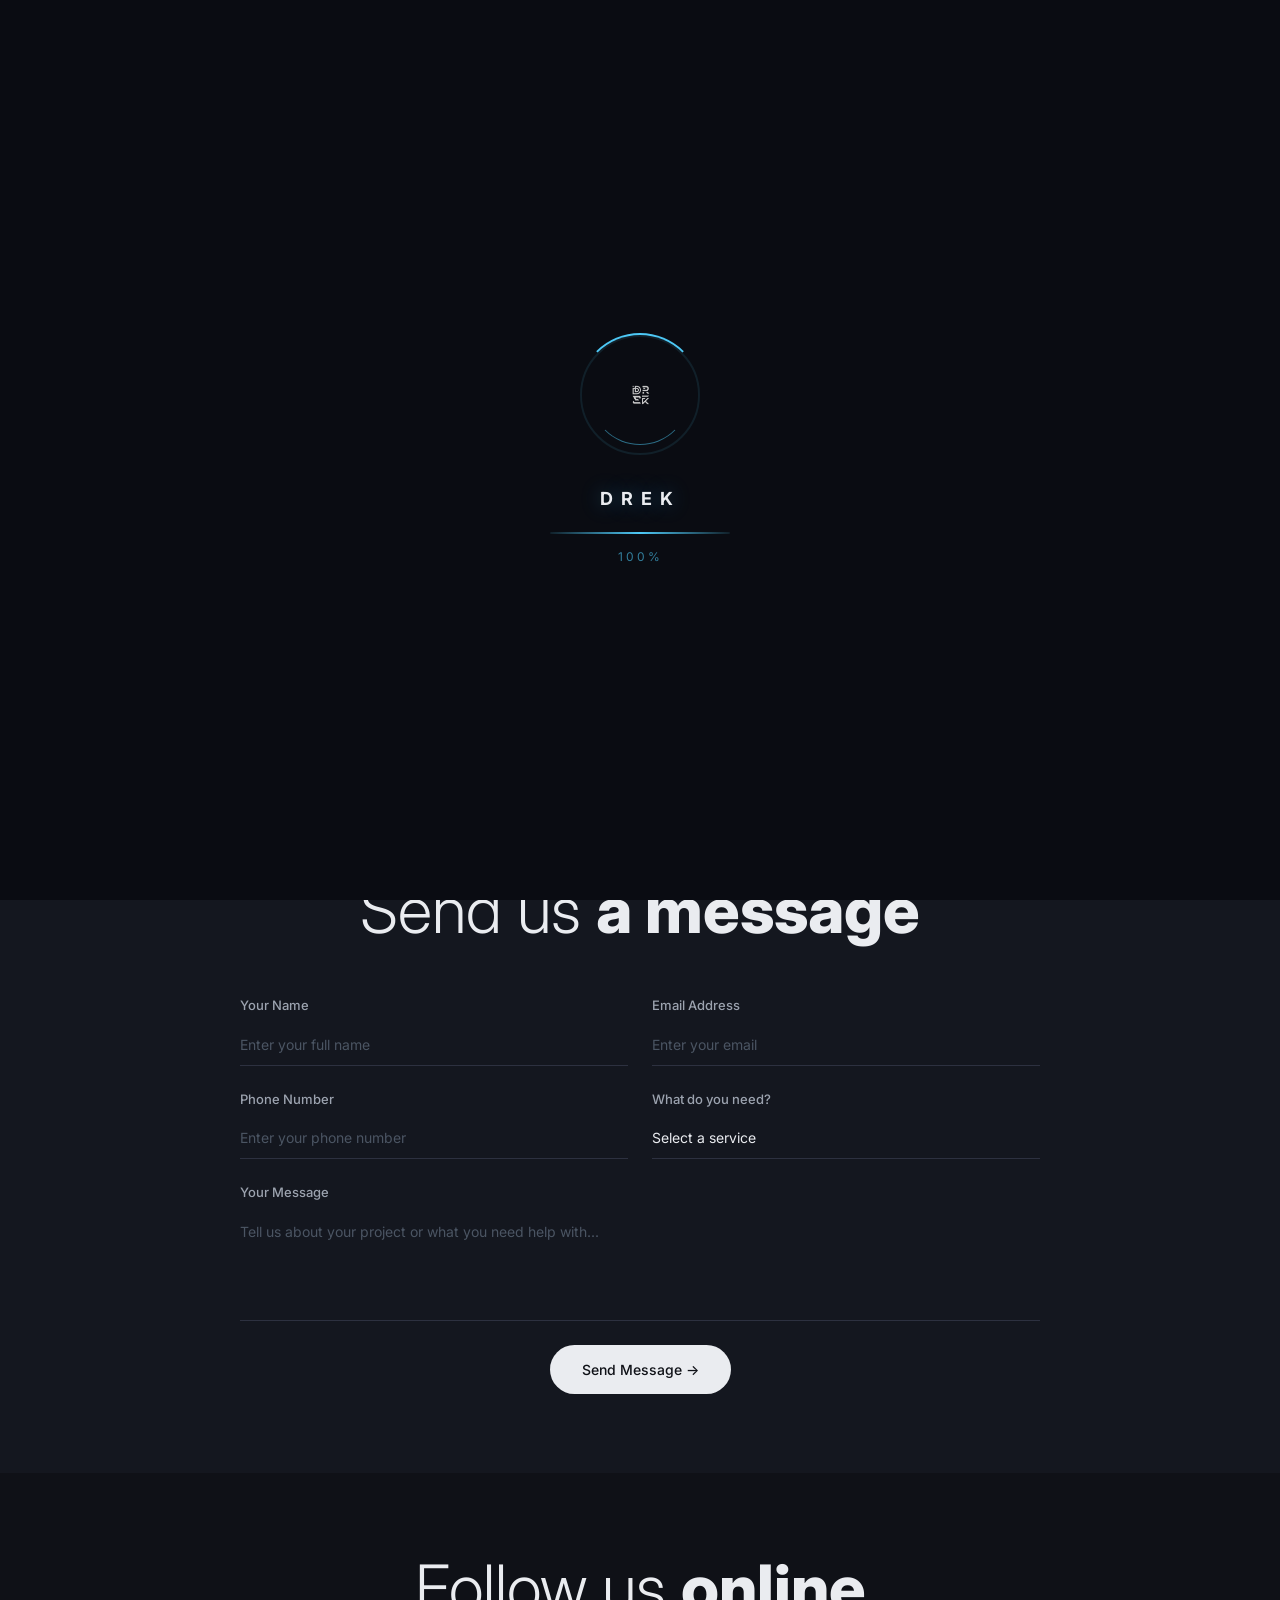
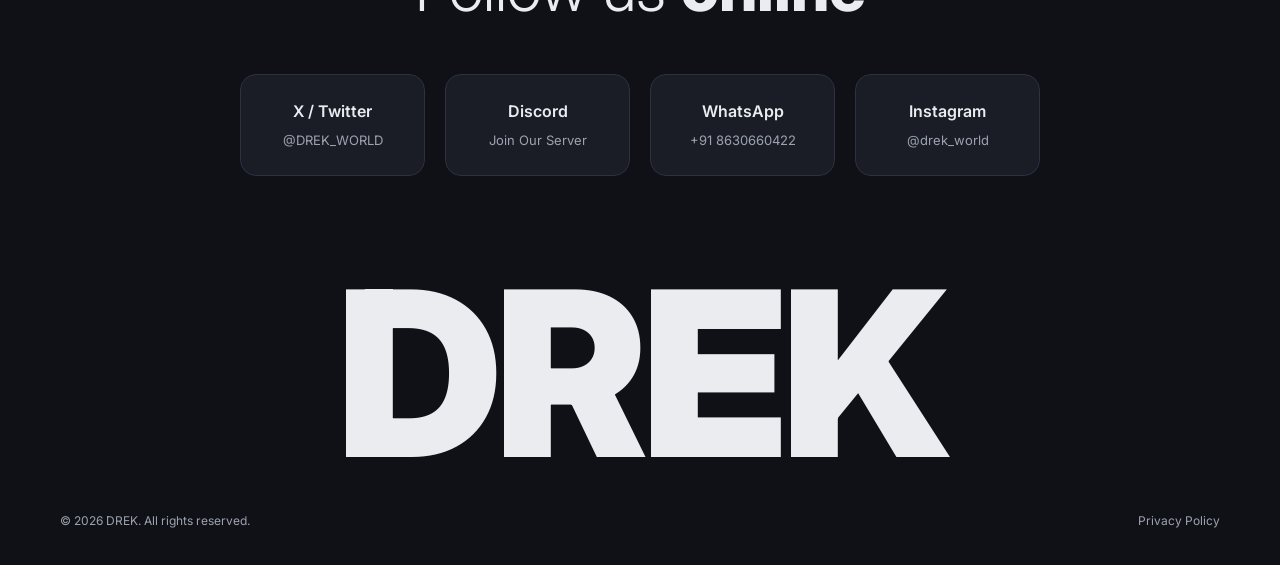
<file: drek web/Drek/contact.html>
<!DOCTYPE html>
<html lang="en">
<head>
  <meta charset="UTF-8">
  <meta name="viewport" content="width=device-width, initial-scale=1.0">
  <title>Contact Us — DREK Digital Agency</title>
  <meta name="description" content="Get in touch with DREK. Call, WhatsApp, or email us. Located in Agra, India. We are ready to help with your digital project.">
  <link rel="stylesheet" href="assets/css/style.css">
  <link rel="icon" href="assets/logo/my logo.png" type="image/png">
</head>
<body>
  <div class="loader" id="loader"><div class="loader__particles"><div class="loader__particle"></div><div class="loader__particle"></div><div class="loader__particle"></div><div class="loader__particle"></div><div class="loader__particle"></div><div class="loader__particle"></div></div><div class="loader__inner"><div class="loader__ring"><img src="assets/logo/my logo.png" alt="DREK" class="loader__logo-img"></div><div class="loader__logo">DREK</div><div class="loader__bar"><div class="loader__progress"></div></div><div class="loader__percent">Loading...</div></div></div><div class="cursor-glow" id="cursor-glow"></div>

  <nav class="navbar" id="navbar">
    <a href="index.html" class="navbar__logo"><img src="assets/logo/my logo.png" alt="DREK Logo"><span>DREK</span></a>
    <div class="navbar__links"><a href="index.html">Home</a><a href="about.html">About Us</a><a href="services.html">Services</a><a href="portfolio.html">Portfolio</a><a href="courses.html">Courses</a><a href="contact.html" class="active">Contact</a></div>
    <div class="navbar__right">
      <div class="navbar__location"><svg viewBox="0 0 24 24" fill="none" stroke="currentColor" stroke-width="2"><path d="M21 10c0 7-9 13-9 13s-9-6-9-13a9 9 0 0118 0z"/><circle cx="12" cy="10" r="3"/></svg>Agra, India</div>
      <button class="theme-toggle" id="theme-toggle" aria-label="Toggle dark mode"><svg class="icon-sun" viewBox="0 0 24 24" fill="none" stroke="currentColor" stroke-width="2"><circle cx="12" cy="12" r="5"/><line x1="12" y1="1" x2="12" y2="3"/><line x1="12" y1="21" x2="12" y2="23"/><line x1="4.22" y1="4.22" x2="5.64" y2="5.64"/><line x1="18.36" y1="18.36" x2="19.78" y2="19.78"/><line x1="1" y1="12" x2="3" y2="12"/><line x1="21" y1="12" x2="23" y2="12"/><line x1="4.22" y1="19.78" x2="5.64" y2="18.36"/><line x1="18.36" y1="5.64" x2="19.78" y2="4.22"/></svg><svg class="icon-moon" viewBox="0 0 24 24" fill="none" stroke="currentColor" stroke-width="2"><path d="M21 12.79A9 9 0 1111.21 3 7 7 0 0021 12.79z"/></svg></button>
      <button class="menu-btn" id="menu-btn">Menu</button>
    </div>
  </nav>

  <section class="page-hero">
    <span class="page-hero__label reveal">Contact</span>
    <h1 class="page-hero__title reveal"><span class="light">Get in </span><span class="bold">touch</span><br><span class="muted">We would love to hear from you</span></h1>
  </section>

  <!-- CONTACT METHODS -->
  <section class="content-section">
    <div class="contact-methods-grid">
      <div class="contact-method-card reveal">
        <div class="contact-method-icon">📧</div>
        <h3>Email Us</h3>
        <p>Send us an email any time. We usually reply within 24 hours.</p>
        <a href="mailto:info@derekworld.tech" class="contact-method-link">info@derekworld.tech</a>
      </div>
      <div class="contact-method-card reveal reveal-delay-1">
        <div class="contact-method-icon">📞</div>
        <h3>Call Us</h3>
        <p>Give us a call during business hours. We are always happy to talk.</p>
        <a href="tel:+918630660422" class="contact-method-link">+91 8630660422</a>
      </div>
      <div class="contact-method-card reveal reveal-delay-2">
        <div class="contact-method-icon">💬</div>
        <h3>WhatsApp</h3>
        <p>Send a message on WhatsApp for a quick response. Available all day.</p>
        <a href="https://wa.me/918630660422" target="_blank" class="contact-method-link">Chat on WhatsApp</a>
      </div>
      <div class="contact-method-card reveal reveal-delay-3">
        <div class="contact-method-icon">📍</div>
        <h3>Visit Us</h3>
        <p>Our office is located in Agra, India. Feel free to visit us in person.</p>
        <span class="contact-method-link">Agra, Uttar Pradesh, India</span>
      </div>
    </div>
  </section>

  <!-- CONTACT FORM -->
  <section class="content-section alt-bg">
    <h2 class="section-title reveal"><span class="light">Send us </span><span class="bold">a message</span></h2>
    <form class="contact-full-form reveal">
      <div class="form-row">
        <div class="form-group"><label for="cf-name">Your Name</label><input type="text" id="cf-name" placeholder="Enter your full name"></div>
        <div class="form-group"><label for="cf-email">Email Address</label><input type="email" id="cf-email" placeholder="Enter your email"></div>
      </div>
      <div class="form-row">
        <div class="form-group"><label for="cf-phone">Phone Number</label><input type="tel" id="cf-phone" placeholder="Enter your phone number"></div>
        <div class="form-group">
          <label for="cf-service">What do you need?</label>
          <select id="cf-service">
            <option value="">Select a service</option>
            <option>Web Development</option>
            <option>Graphic Design</option>
            <option>Video Editing</option>
            <option>UI/UX Design</option>
            <option>3D Modeling</option>
            <option>Training / Course</option>
            <option>Other</option>
          </select>
        </div>
      </div>
      <div class="form-group full-width"><label for="cf-message">Your Message</label><textarea id="cf-message" rows="5" placeholder="Tell us about your project or what you need help with..."></textarea></div>
      <div style="text-align:center"><button type="submit" class="btn-primary">Send Message →</button></div>
    </form>
  </section>

  <!-- SOCIAL LINKS -->
  <section class="content-section">
    <h2 class="section-title reveal"><span class="light">Follow us </span><span class="bold">online</span></h2>
    <div class="social-links-bar reveal" style="grid-template-columns:repeat(4,1fr)">
      <a href="https://x.com/DREK_WORLD" target="_blank" class="social-link-card"><span class="social-link-name">X / Twitter</span><span class="social-link-handle">@DREK_WORLD</span></a>
      <a href="https://discord.gg/JSZvmdsbsR" target="_blank" class="social-link-card"><span class="social-link-name">Discord</span><span class="social-link-handle">Join Our Server</span></a>
      <a href="https://wa.me/918630660422" target="_blank" class="social-link-card"><span class="social-link-name">WhatsApp</span><span class="social-link-handle">+91 8630660422</span></a>
      <a href="https://instagram.com" target="_blank" class="social-link-card"><span class="social-link-name">Instagram</span><span class="social-link-handle">@drek_world</span></a>
    </div>
  </section>

  <footer class="footer"><div class="footer__brand reveal">DREK</div><div class="footer__bottom"><p>&copy; 2025 DREK. All rights reserved.</p><div class="footer-logo"><img src="assets/logo/my logo.png" alt="DREK"></div><a href="#">Privacy Policy</a></div></footer>
  <div class="menu-overlay" id="menu-overlay"><button class="menu-overlay__close" id="menu-close">Close ✕</button><div class="menu-overlay__left"><h2 class="menu-overlay__title">Menu</h2><div><div class="menu-overlay__locations"><div><h4>Agra, India</h4><p>Main Office</p></div></div><div class="menu-overlay__email">info@derekworld.tech</div><div class="menu-overlay__phone"><a href="tel:+918630660422">+91 8630660422</a></div></div></div><div class="menu-overlay__right"><div class="menu-overlay__links"><a href="about.html" class="menu-overlay__link">About Us <span class="arrow"><svg viewBox="0 0 24 24" fill="none" stroke="currentColor" stroke-width="2" stroke-linecap="round" width="18" height="18"><path d="M5 12h14M12 5l7 7-7 7"/></svg></span></a><a href="services.html" class="menu-overlay__link">Services <span class="arrow"><svg viewBox="0 0 24 24" fill="none" stroke="currentColor" stroke-width="2" stroke-linecap="round" width="18" height="18"><path d="M5 12h14M12 5l7 7-7 7"/></svg></span></a><a href="portfolio.html" class="menu-overlay__link">Portfolio <span class="arrow"><svg viewBox="0 0 24 24" fill="none" stroke="currentColor" stroke-width="2" stroke-linecap="round" width="18" height="18"><path d="M5 12h14M12 5l7 7-7 7"/></svg></span></a><a href="team.html" class="menu-overlay__link">Our Team <span class="arrow"><svg viewBox="0 0 24 24" fill="none" stroke="currentColor" stroke-width="2" stroke-linecap="round" width="18" height="18"><path d="M5 12h14M12 5l7 7-7 7"/></svg></span></a><a href="courses.html" class="menu-overlay__link">Courses <span class="arrow"><svg viewBox="0 0 24 24" fill="none" stroke="currentColor" stroke-width="2" stroke-linecap="round" width="18" height="18"><path d="M5 12h14M12 5l7 7-7 7"/></svg></span></a><a href="reviews.html" class="menu-overlay__link">Reviews <span class="arrow"><svg viewBox="0 0 24 24" fill="none" stroke="currentColor" stroke-width="2" stroke-linecap="round" width="18" height="18"><path d="M5 12h14M12 5l7 7-7 7"/></svg></span></a><a href="contact.html" class="menu-overlay__link">Contact Us <span class="arrow"><svg viewBox="0 0 24 24" fill="none" stroke="currentColor" stroke-width="2" stroke-linecap="round" width="18" height="18"><path d="M5 12h14M12 5l7 7-7 7"/></svg></span></a></div></div></div>
  <script src="assets/js/main.js"></script>
</body>
</html>
</file>
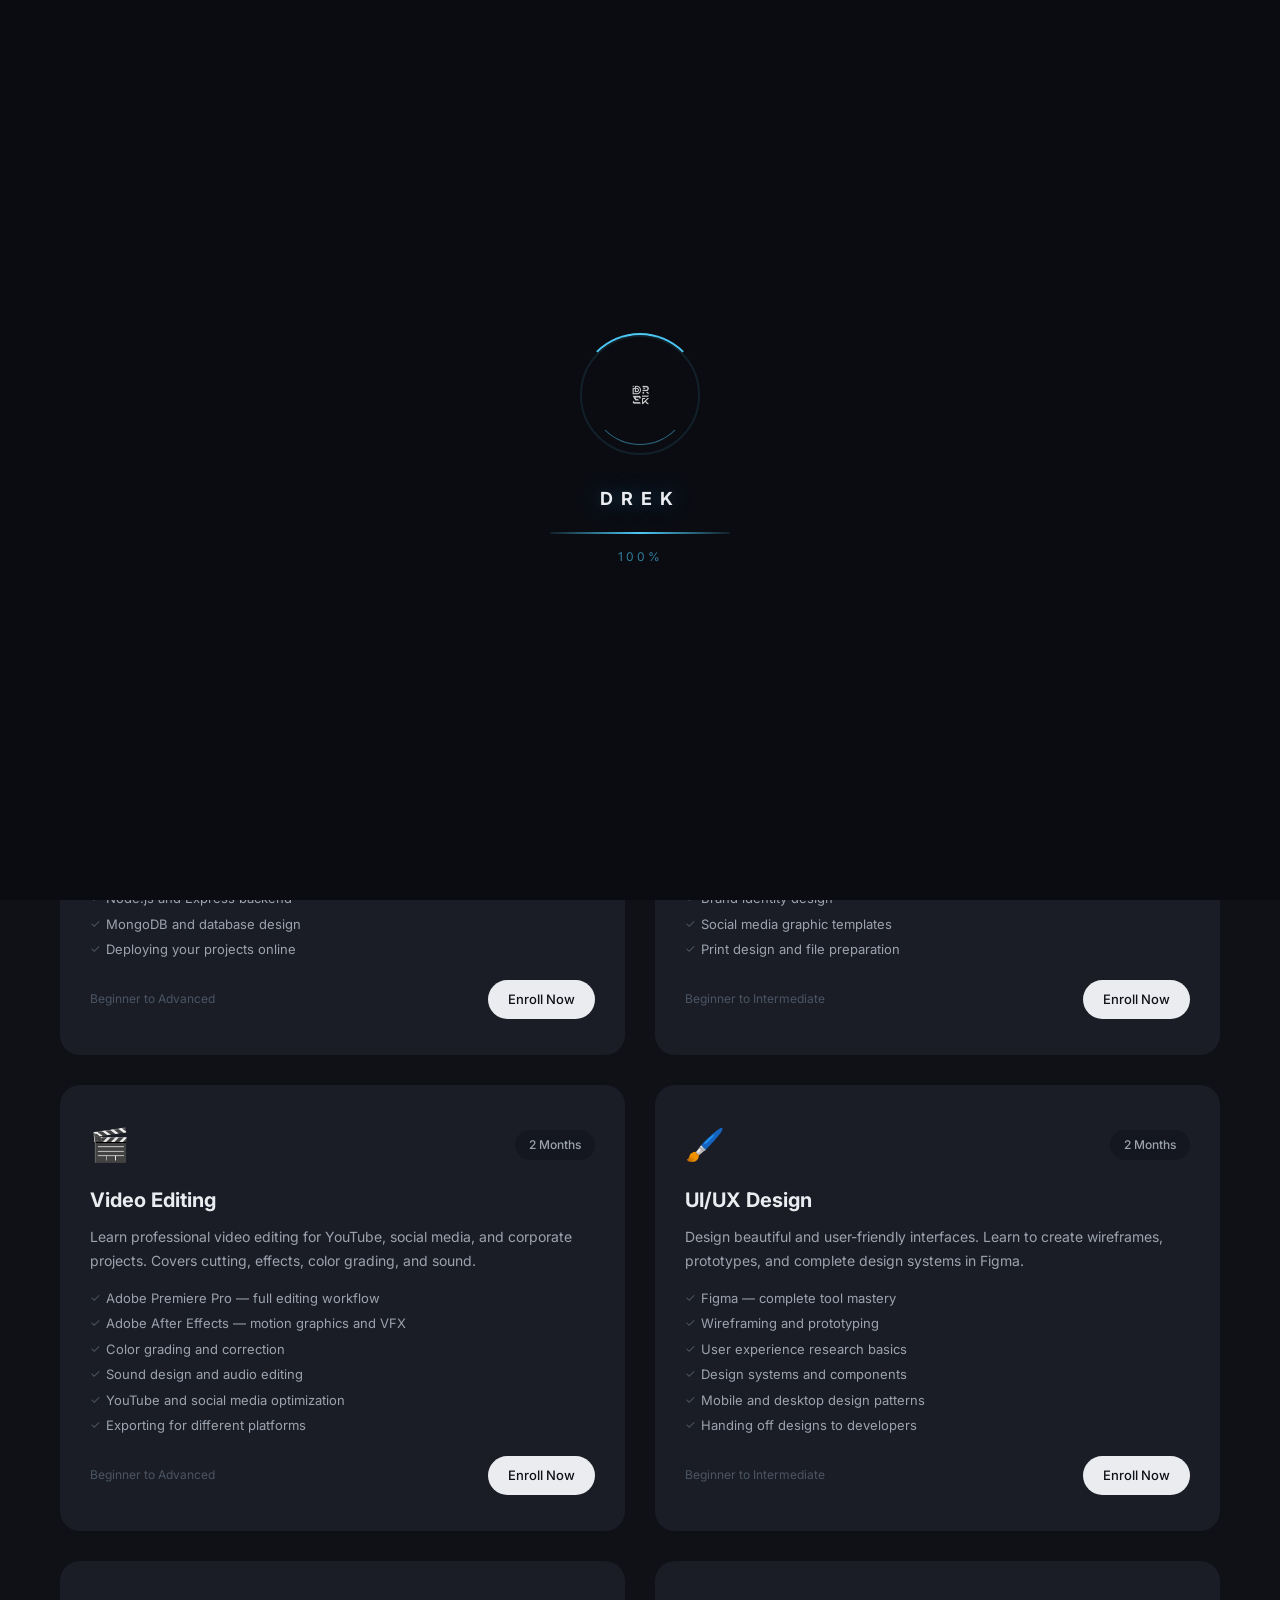
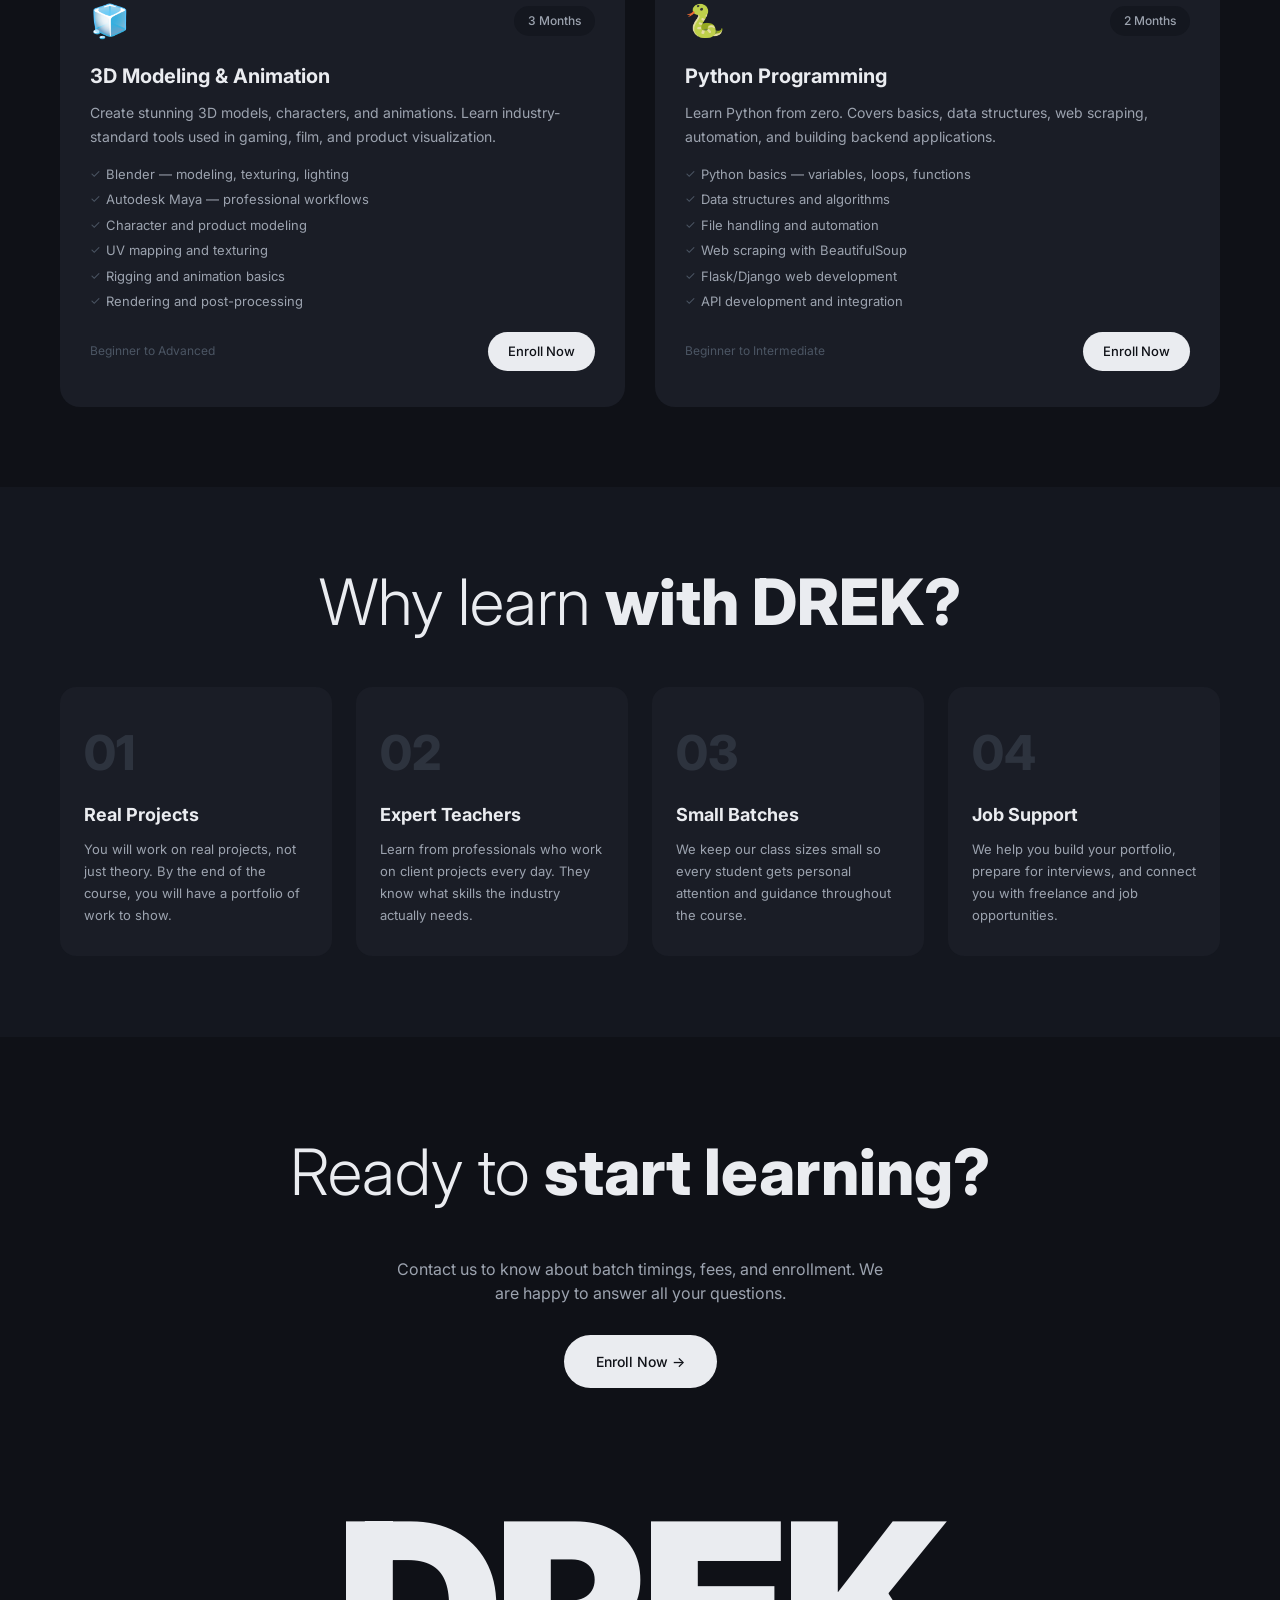
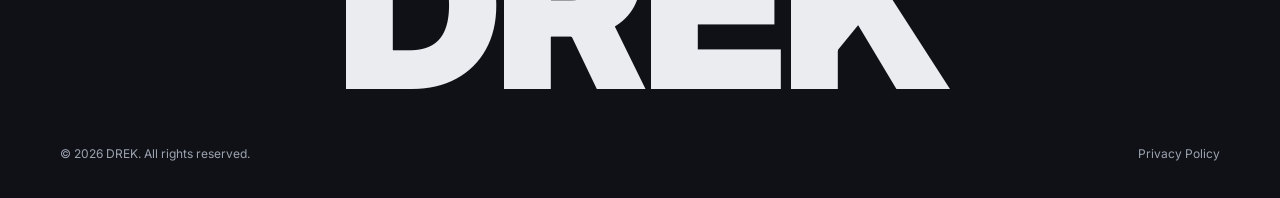
<file: drek web/Drek/courses.html>
<!DOCTYPE html>
<html lang="en">
<head>
  <meta charset="UTF-8">
  <meta name="viewport" content="width=device-width, initial-scale=1.0">
  <title>Courses — DREK Digital Academy</title>
  <meta name="description" content="Learn web development, graphic design, video editing, UI/UX design, and 3D modeling with DREK's professional courses. Based in Agra, India.">
  <link rel="stylesheet" href="assets/css/style.css">
  <link rel="icon" href="assets/logo/my logo.png" type="image/png">
</head>
<body>
  <div class="loader" id="loader"><div class="loader__particles"><div class="loader__particle"></div><div class="loader__particle"></div><div class="loader__particle"></div><div class="loader__particle"></div><div class="loader__particle"></div><div class="loader__particle"></div></div><div class="loader__inner"><div class="loader__ring"><img src="assets/logo/my logo.png" alt="DREK" class="loader__logo-img"></div><div class="loader__logo">DREK</div><div class="loader__bar"><div class="loader__progress"></div></div><div class="loader__percent">Loading...</div></div></div><div class="cursor-glow" id="cursor-glow"></div>

  <nav class="navbar" id="navbar">
    <a href="index.html" class="navbar__logo"><img src="assets/logo/my logo.png" alt="DREK Logo"><span>DREK</span></a>
    <div class="navbar__links"><a href="index.html">Home</a><a href="about.html">About Us</a><a href="services.html">Services</a><a href="portfolio.html">Portfolio</a><a href="courses.html" class="active">Courses</a><a href="contact.html">Contact</a></div>
    <div class="navbar__right">
      <div class="navbar__location"><svg viewBox="0 0 24 24" fill="none" stroke="currentColor" stroke-width="2"><path d="M21 10c0 7-9 13-9 13s-9-6-9-13a9 9 0 0118 0z"/><circle cx="12" cy="10" r="3"/></svg>Agra, India</div>
      <button class="theme-toggle" id="theme-toggle" aria-label="Toggle dark mode"><svg class="icon-sun" viewBox="0 0 24 24" fill="none" stroke="currentColor" stroke-width="2"><circle cx="12" cy="12" r="5"/><line x1="12" y1="1" x2="12" y2="3"/><line x1="12" y1="21" x2="12" y2="23"/><line x1="4.22" y1="4.22" x2="5.64" y2="5.64"/><line x1="18.36" y1="18.36" x2="19.78" y2="19.78"/><line x1="1" y1="12" x2="3" y2="12"/><line x1="21" y1="12" x2="23" y2="12"/><line x1="4.22" y1="19.78" x2="5.64" y2="18.36"/><line x1="18.36" y1="5.64" x2="19.78" y2="4.22"/></svg><svg class="icon-moon" viewBox="0 0 24 24" fill="none" stroke="currentColor" stroke-width="2"><path d="M21 12.79A9 9 0 1111.21 3 7 7 0 0021 12.79z"/></svg></button>
      <button class="menu-btn" id="menu-btn">Menu</button>
    </div>
  </nav>

  <section class="page-hero">
    <span class="page-hero__label reveal">Learn With Us</span>
    <h1 class="page-hero__title reveal"><span class="light">Our </span><span class="bold">Courses</span><br><span class="muted">Learn digital skills from experts</span></h1>
  </section>

  <section class="content-section">
    <p class="reveal" style="max-width:700px;margin:0 auto 50px;text-align:center;color:var(--text-sec);font-size:15px;line-height:1.8">We don't just build — we also teach. Our professional courses are designed for beginners and intermediate learners who want to master in-demand digital skills. Learn from the same experts who work on real client projects every day.</p>

    <div class="courses-grid">
      <div class="course-card reveal">
        <div class="course-card__header">
          <span class="course-card__icon">💻</span>
          <span class="course-card__duration">3 Months</span>
        </div>
        <h3>Web Development</h3>
        <p>Learn to build modern websites and web applications from scratch. Covers everything from basic HTML/CSS to advanced React and Node.js.</p>
        <ul class="course-topics">
          <li>HTML, CSS, JavaScript basics</li>
          <li>Responsive design and Flexbox/Grid</li>
          <li>React.js and Next.js</li>
          <li>Node.js and Express backend</li>
          <li>MongoDB and database design</li>
          <li>Deploying your projects online</li>
        </ul>
        <div class="course-card__footer"><span class="course-level">Beginner to Advanced</span><a href="contact.html" class="btn-primary btn-sm">Enroll Now</a></div>
      </div>

      <div class="course-card reveal reveal-delay-1">
        <div class="course-card__header">
          <span class="course-card__icon">🎨</span>
          <span class="course-card__duration">2 Months</span>
        </div>
        <h3>Graphic Design</h3>
        <p>Master the art of visual design. Learn to create logos, posters, social media graphics, and complete brand identities using professional tools.</p>
        <ul class="course-topics">
          <li>Adobe Photoshop — photo editing and compositing</li>
          <li>Adobe Illustrator — vector graphics and logos</li>
          <li>Color theory and typography</li>
          <li>Brand identity design</li>
          <li>Social media graphic templates</li>
          <li>Print design and file preparation</li>
        </ul>
        <div class="course-card__footer"><span class="course-level">Beginner to Intermediate</span><a href="contact.html" class="btn-primary btn-sm">Enroll Now</a></div>
      </div>

      <div class="course-card reveal">
        <div class="course-card__header">
          <span class="course-card__icon">🎬</span>
          <span class="course-card__duration">2 Months</span>
        </div>
        <h3>Video Editing</h3>
        <p>Learn professional video editing for YouTube, social media, and corporate projects. Covers cutting, effects, color grading, and sound.</p>
        <ul class="course-topics">
          <li>Adobe Premiere Pro — full editing workflow</li>
          <li>Adobe After Effects — motion graphics and VFX</li>
          <li>Color grading and correction</li>
          <li>Sound design and audio editing</li>
          <li>YouTube and social media optimization</li>
          <li>Exporting for different platforms</li>
        </ul>
        <div class="course-card__footer"><span class="course-level">Beginner to Advanced</span><a href="contact.html" class="btn-primary btn-sm">Enroll Now</a></div>
      </div>

      <div class="course-card reveal reveal-delay-1">
        <div class="course-card__header">
          <span class="course-card__icon">🖌️</span>
          <span class="course-card__duration">2 Months</span>
        </div>
        <h3>UI/UX Design</h3>
        <p>Design beautiful and user-friendly interfaces. Learn to create wireframes, prototypes, and complete design systems in Figma.</p>
        <ul class="course-topics">
          <li>Figma — complete tool mastery</li>
          <li>Wireframing and prototyping</li>
          <li>User experience research basics</li>
          <li>Design systems and components</li>
          <li>Mobile and desktop design patterns</li>
          <li>Handing off designs to developers</li>
        </ul>
        <div class="course-card__footer"><span class="course-level">Beginner to Intermediate</span><a href="contact.html" class="btn-primary btn-sm">Enroll Now</a></div>
      </div>

      <div class="course-card reveal">
        <div class="course-card__header">
          <span class="course-card__icon">🧊</span>
          <span class="course-card__duration">3 Months</span>
        </div>
        <h3>3D Modeling & Animation</h3>
        <p>Create stunning 3D models, characters, and animations. Learn industry-standard tools used in gaming, film, and product visualization.</p>
        <ul class="course-topics">
          <li>Blender — modeling, texturing, lighting</li>
          <li>Autodesk Maya — professional workflows</li>
          <li>Character and product modeling</li>
          <li>UV mapping and texturing</li>
          <li>Rigging and animation basics</li>
          <li>Rendering and post-processing</li>
        </ul>
        <div class="course-card__footer"><span class="course-level">Beginner to Advanced</span><a href="contact.html" class="btn-primary btn-sm">Enroll Now</a></div>
      </div>

      <div class="course-card reveal reveal-delay-1">
        <div class="course-card__header">
          <span class="course-card__icon">🐍</span>
          <span class="course-card__duration">2 Months</span>
        </div>
        <h3>Python Programming</h3>
        <p>Learn Python from zero. Covers basics, data structures, web scraping, automation, and building backend applications.</p>
        <ul class="course-topics">
          <li>Python basics — variables, loops, functions</li>
          <li>Data structures and algorithms</li>
          <li>File handling and automation</li>
          <li>Web scraping with BeautifulSoup</li>
          <li>Flask/Django web development</li>
          <li>API development and integration</li>
        </ul>
        <div class="course-card__footer"><span class="course-level">Beginner to Intermediate</span><a href="contact.html" class="btn-primary btn-sm">Enroll Now</a></div>
      </div>
    </div>
  </section>

  <section class="content-section alt-bg">
    <h2 class="section-title reveal"><span class="light">Why learn </span><span class="bold">with DREK?</span></h2>
    <div class="values-grid">
      <div class="value-card reveal"><div class="value-card__num">01</div><h3>Real Projects</h3><p>You will work on real projects, not just theory. By the end of the course, you will have a portfolio of work to show.</p></div>
      <div class="value-card reveal reveal-delay-1"><div class="value-card__num">02</div><h3>Expert Teachers</h3><p>Learn from professionals who work on client projects every day. They know what skills the industry actually needs.</p></div>
      <div class="value-card reveal reveal-delay-2"><div class="value-card__num">03</div><h3>Small Batches</h3><p>We keep our class sizes small so every student gets personal attention and guidance throughout the course.</p></div>
      <div class="value-card reveal reveal-delay-3"><div class="value-card__num">04</div><h3>Job Support</h3><p>We help you build your portfolio, prepare for interviews, and connect you with freelance and job opportunities.</p></div>
    </div>
  </section>

  <section class="content-section cta-section">
    <h2 class="section-title reveal"><span class="light">Ready to </span><span class="bold">start learning?</span></h2>
    <p class="reveal reveal-delay-1" style="text-align:center;max-width:500px;margin:0 auto 30px;color:var(--text-sec)">Contact us to know about batch timings, fees, and enrollment. We are happy to answer all your questions.</p>
    <div style="text-align:center" class="reveal reveal-delay-2"><a href="contact.html" class="btn-primary">Enroll Now →</a></div>
  </section>

  <footer class="footer"><div class="footer__brand reveal">DREK</div><div class="footer__bottom"><p>&copy; 2025 DREK. All rights reserved.</p><div class="footer-logo"><img src="assets/logo/my logo.png" alt="DREK"></div><a href="#">Privacy Policy</a></div></footer>
  <div class="menu-overlay" id="menu-overlay"><button class="menu-overlay__close" id="menu-close">Close ✕</button><div class="menu-overlay__left"><h2 class="menu-overlay__title">Menu</h2><div><div class="menu-overlay__locations"><div><h4>Agra, India</h4><p>Main Office</p></div></div><div class="menu-overlay__email">info@derekworld.tech</div><div class="menu-overlay__phone"><a href="tel:+918630660422">+91 8630660422</a></div></div></div><div class="menu-overlay__right"><div class="menu-overlay__links"><a href="about.html" class="menu-overlay__link">About Us <span class="arrow"><svg viewBox="0 0 24 24" fill="none" stroke="currentColor" stroke-width="2" stroke-linecap="round" width="18" height="18"><path d="M5 12h14M12 5l7 7-7 7"/></svg></span></a><a href="services.html" class="menu-overlay__link">Services <span class="arrow"><svg viewBox="0 0 24 24" fill="none" stroke="currentColor" stroke-width="2" stroke-linecap="round" width="18" height="18"><path d="M5 12h14M12 5l7 7-7 7"/></svg></span></a><a href="portfolio.html" class="menu-overlay__link">Portfolio <span class="arrow"><svg viewBox="0 0 24 24" fill="none" stroke="currentColor" stroke-width="2" stroke-linecap="round" width="18" height="18"><path d="M5 12h14M12 5l7 7-7 7"/></svg></span></a><a href="team.html" class="menu-overlay__link">Our Team <span class="arrow"><svg viewBox="0 0 24 24" fill="none" stroke="currentColor" stroke-width="2" stroke-linecap="round" width="18" height="18"><path d="M5 12h14M12 5l7 7-7 7"/></svg></span></a><a href="courses.html" class="menu-overlay__link">Courses <span class="arrow"><svg viewBox="0 0 24 24" fill="none" stroke="currentColor" stroke-width="2" stroke-linecap="round" width="18" height="18"><path d="M5 12h14M12 5l7 7-7 7"/></svg></span></a><a href="reviews.html" class="menu-overlay__link">Reviews <span class="arrow"><svg viewBox="0 0 24 24" fill="none" stroke="currentColor" stroke-width="2" stroke-linecap="round" width="18" height="18"><path d="M5 12h14M12 5l7 7-7 7"/></svg></span></a><a href="contact.html" class="menu-overlay__link">Contact Us <span class="arrow"><svg viewBox="0 0 24 24" fill="none" stroke="currentColor" stroke-width="2" stroke-linecap="round" width="18" height="18"><path d="M5 12h14M12 5l7 7-7 7"/></svg></span></a></div></div></div>
  <script src="assets/js/main.js"></script>
</body>
</html>
</file>
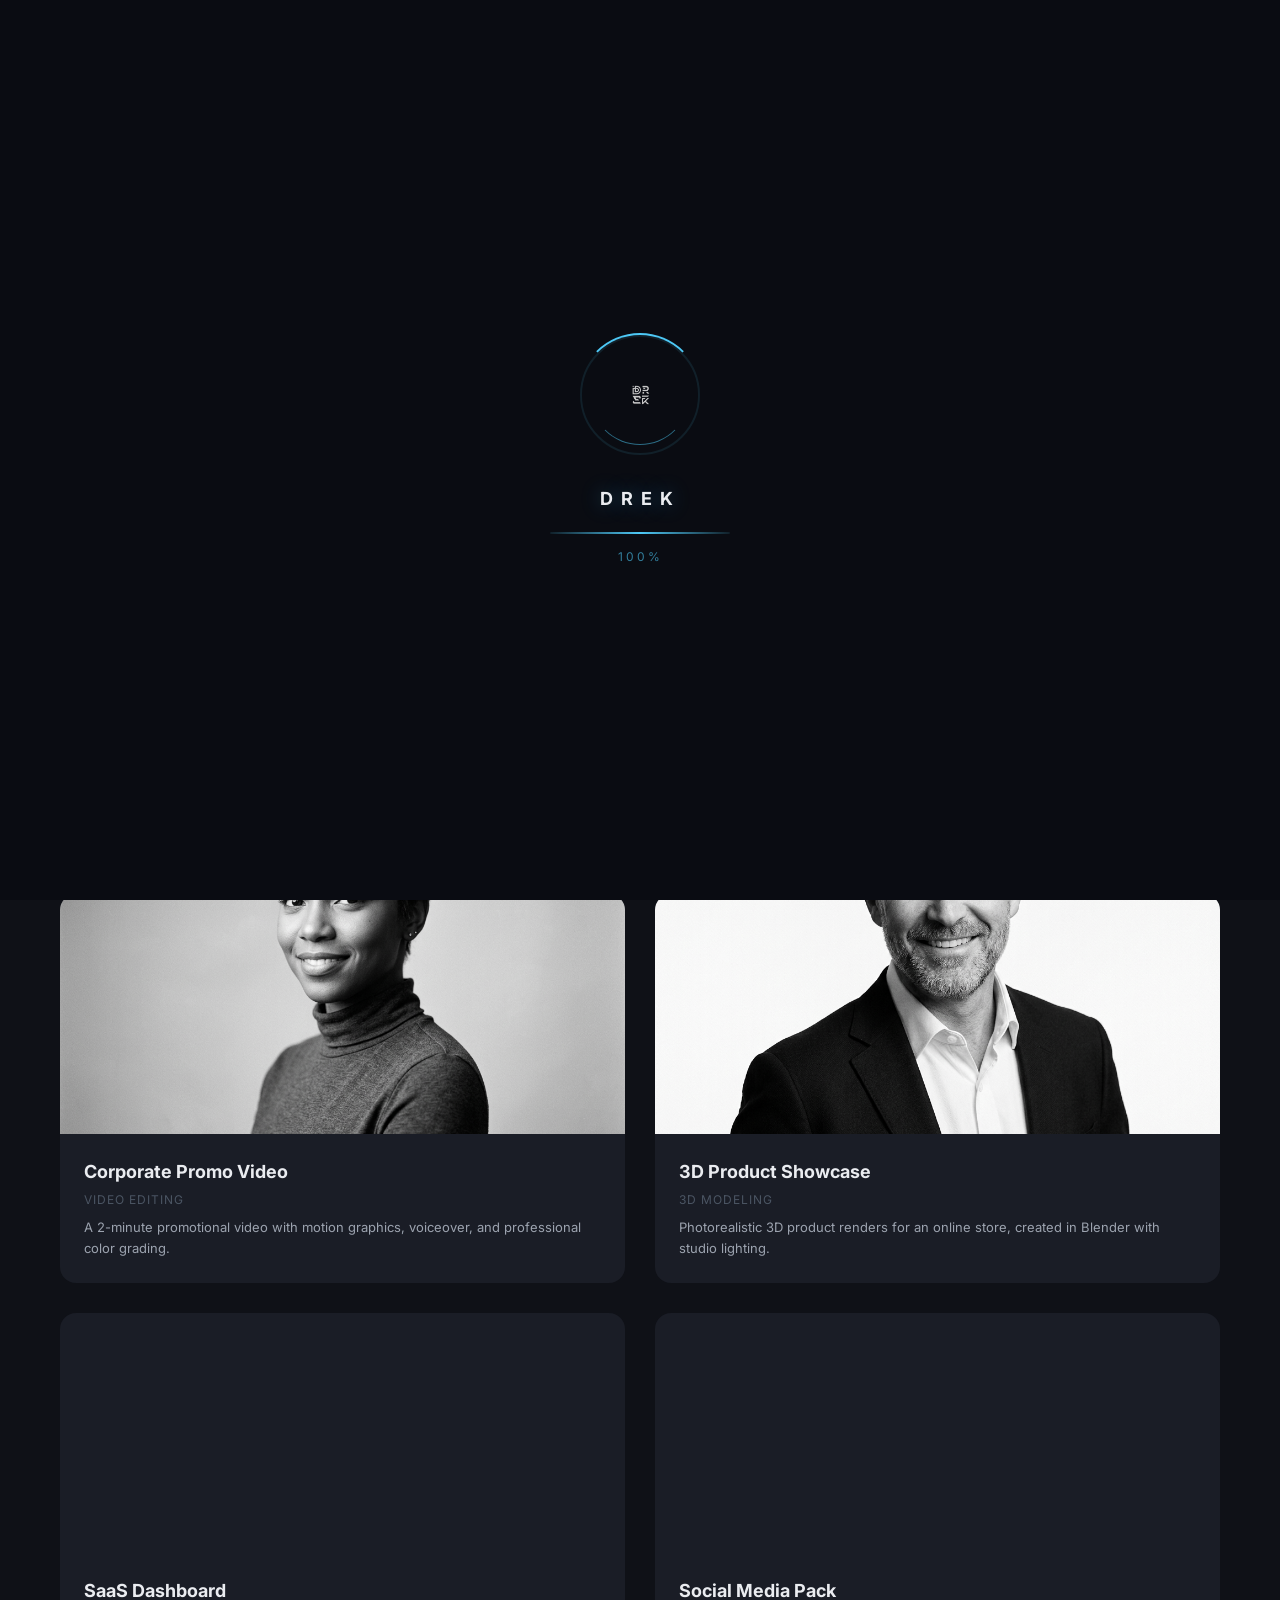
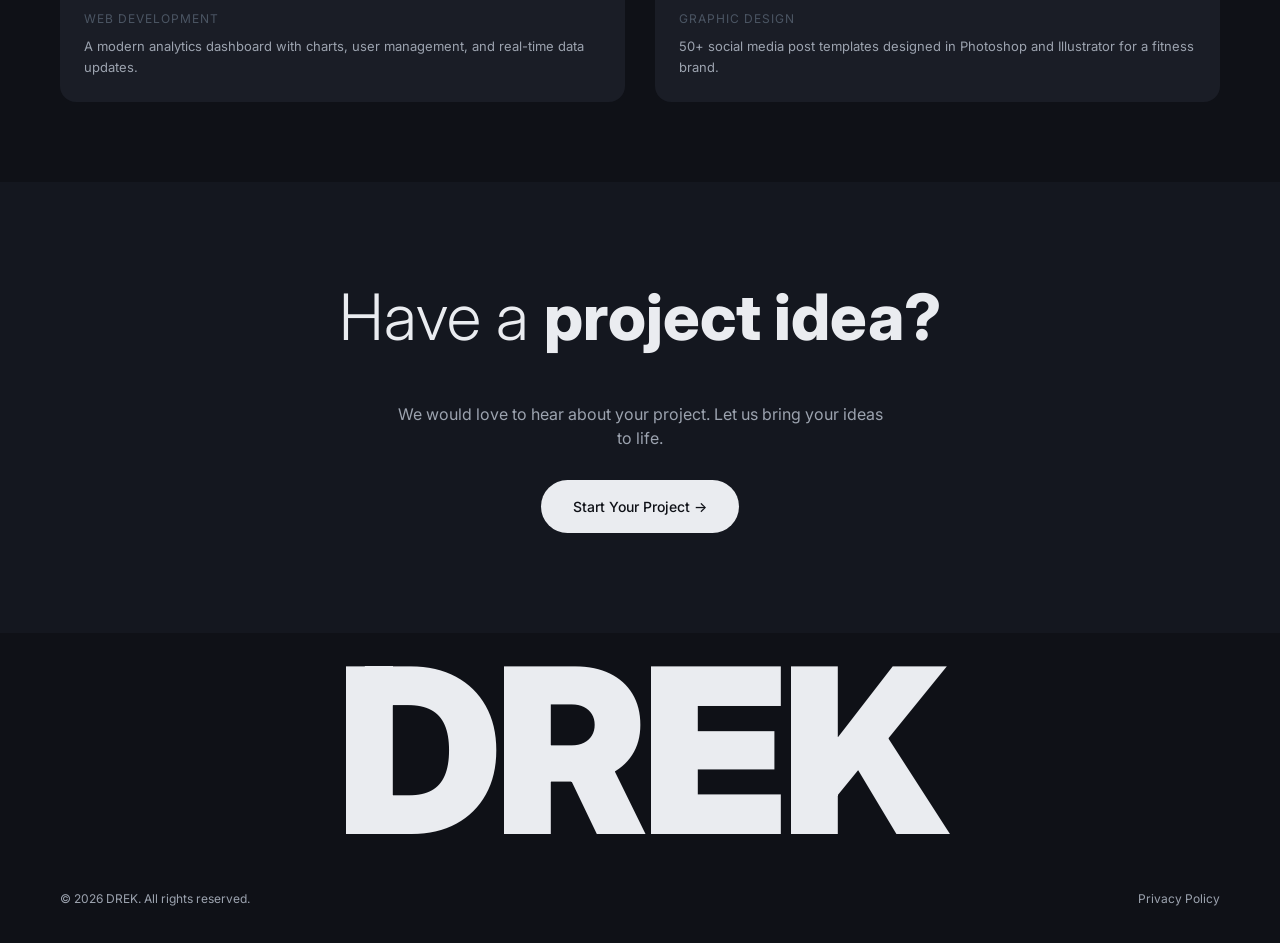
<file: drek web/Drek/portfolio.html>
<!DOCTYPE html>
<html lang="en">
<head>
  <meta charset="UTF-8">
  <meta name="viewport" content="width=device-width, initial-scale=1.0">
  <title>Portfolio — DREK Digital Agency</title>
  <meta name="description" content="Explore DREK's portfolio of web development, graphic design, video editing, and 3D modeling projects. See our best work.">
  <link rel="stylesheet" href="assets/css/style.css">
  <link rel="icon" href="assets/logo/my logo.png" type="image/png">
</head>
<body>
  <div class="loader" id="loader"><div class="loader__particles"><div class="loader__particle"></div><div class="loader__particle"></div><div class="loader__particle"></div><div class="loader__particle"></div><div class="loader__particle"></div><div class="loader__particle"></div></div><div class="loader__inner"><div class="loader__ring"><img src="assets/logo/my logo.png" alt="DREK" class="loader__logo-img"></div><div class="loader__logo">DREK</div><div class="loader__bar"><div class="loader__progress"></div></div><div class="loader__percent">Loading...</div></div></div><div class="cursor-glow" id="cursor-glow"></div>

  <nav class="navbar" id="navbar">
    <a href="index.html" class="navbar__logo"><img src="assets/logo/my logo.png" alt="DREK Logo"><span>DREK</span></a>
    <div class="navbar__links"><a href="index.html">Home</a><a href="about.html">About Us</a><a href="services.html">Services</a><a href="portfolio.html" class="active">Portfolio</a><a href="courses.html">Courses</a><a href="contact.html">Contact</a></div>
    <div class="navbar__right">
      <div class="navbar__location"><svg viewBox="0 0 24 24" fill="none" stroke="currentColor" stroke-width="2"><path d="M21 10c0 7-9 13-9 13s-9-6-9-13a9 9 0 0118 0z"/><circle cx="12" cy="10" r="3"/></svg>Agra, India</div>
      <button class="theme-toggle" id="theme-toggle" aria-label="Toggle dark mode"><svg class="icon-sun" viewBox="0 0 24 24" fill="none" stroke="currentColor" stroke-width="2"><circle cx="12" cy="12" r="5"/><line x1="12" y1="1" x2="12" y2="3"/><line x1="12" y1="21" x2="12" y2="23"/><line x1="4.22" y1="4.22" x2="5.64" y2="5.64"/><line x1="18.36" y1="18.36" x2="19.78" y2="19.78"/><line x1="1" y1="12" x2="3" y2="12"/><line x1="21" y1="12" x2="23" y2="12"/><line x1="4.22" y1="19.78" x2="5.64" y2="18.36"/><line x1="18.36" y1="5.64" x2="19.78" y2="4.22"/></svg><svg class="icon-moon" viewBox="0 0 24 24" fill="none" stroke="currentColor" stroke-width="2"><path d="M21 12.79A9 9 0 1111.21 3 7 7 0 0021 12.79z"/></svg></button>
      <button class="menu-btn" id="menu-btn">Menu</button>
    </div>
  </nav>

  <section class="page-hero">
    <span class="page-hero__label reveal">Our Work</span>
    <h1 class="page-hero__title reveal"><span class="light">Our </span><span class="bold">Portfolio</span><br><span class="muted">Projects we are proud of</span></h1>
  </section>

  <!-- FILTER BUTTONS -->
  <section class="content-section" style="padding-top:0">
    <div class="filter-bar reveal">
      <button class="filter-btn active" data-filter="all">All</button>
      <button class="filter-btn" data-filter="web">Web Development</button>
      <button class="filter-btn" data-filter="design">Graphic Design</button>
      <button class="filter-btn" data-filter="video">Video Editing</button>
      <button class="filter-btn" data-filter="3d">3D Modeling</button>
    </div>

    <div class="project-grid">
      <div class="project-card reveal" data-category="web">
        <div class="project-card__img"><img src="assets/images/workspace.png" alt="E-Commerce Platform"></div>
        <div class="project-card__info"><h3>E-Commerce Platform</h3><span class="project-tag">Web Development</span><p>A complete online store with payment gateway, product management, and admin dashboard.</p></div>
      </div>
      <div class="project-card reveal reveal-delay-1" data-category="design">
        <div class="project-card__img"><img src="assets/images/person1.png" alt="Brand Identity"></div>
        <div class="project-card__info"><h3>Brand Identity Design</h3><span class="project-tag">Graphic Design</span><p>Complete brand package including logo, business cards, letterhead, and social media templates.</p></div>
      </div>
      <div class="project-card reveal" data-category="video">
        <div class="project-card__img"><img src="assets/images/person2.png" alt="Corporate Video"></div>
        <div class="project-card__info"><h3>Corporate Promo Video</h3><span class="project-tag">Video Editing</span><p>A 2-minute promotional video with motion graphics, voiceover, and professional color grading.</p></div>
      </div>
      <div class="project-card reveal reveal-delay-1" data-category="3d">
        <div class="project-card__img"><img src="assets/images/person3.png" alt="3D Product Model"></div>
        <div class="project-card__info"><h3>3D Product Showcase</h3><span class="project-tag">3D Modeling</span><p>Photorealistic 3D product renders for an online store, created in Blender with studio lighting.</p></div>
      </div>
      <div class="project-card reveal" data-category="web">
        <div class="project-card__img"><img src="assets/images/person1.png" alt="SaaS Dashboard"></div>
        <div class="project-card__info"><h3>SaaS Dashboard</h3><span class="project-tag">Web Development</span><p>A modern analytics dashboard with charts, user management, and real-time data updates.</p></div>
      </div>
      <div class="project-card reveal reveal-delay-1" data-category="design">
        <div class="project-card__img"><img src="assets/images/workspace.png" alt="Social Media Pack"></div>
        <div class="project-card__info"><h3>Social Media Pack</h3><span class="project-tag">Graphic Design</span><p>50+ social media post templates designed in Photoshop and Illustrator for a fitness brand.</p></div>
      </div>
    </div>
  </section>

  <section class="content-section cta-section alt-bg">
    <h2 class="section-title reveal"><span class="light">Have a </span><span class="bold">project idea?</span></h2>
    <p class="reveal reveal-delay-1" style="text-align:center;max-width:500px;margin:0 auto 30px;color:var(--text-sec)">We would love to hear about your project. Let us bring your ideas to life.</p>
    <div style="text-align:center" class="reveal reveal-delay-2"><a href="contact.html" class="btn-primary">Start Your Project →</a></div>
  </section>

  <footer class="footer"><div class="footer__brand reveal">DREK</div><div class="footer__bottom"><p>&copy; 2025 DREK. All rights reserved.</p><div class="footer-logo"><img src="assets/logo/my logo.png" alt="DREK"></div><a href="#">Privacy Policy</a></div></footer>

  <div class="menu-overlay" id="menu-overlay"><button class="menu-overlay__close" id="menu-close">Close ✕</button><div class="menu-overlay__left"><h2 class="menu-overlay__title">Menu</h2><div><div class="menu-overlay__locations"><div><h4>Agra, India</h4><p>Main Office</p></div></div><div class="menu-overlay__email">info@derekworld.tech</div><div class="menu-overlay__phone"><a href="tel:+918630660422">+91 8630660422</a></div></div></div><div class="menu-overlay__right"><div class="menu-overlay__links"><a href="about.html" class="menu-overlay__link">About Us <span class="arrow"><svg viewBox="0 0 24 24" fill="none" stroke="currentColor" stroke-width="2" stroke-linecap="round" width="18" height="18"><path d="M5 12h14M12 5l7 7-7 7"/></svg></span></a><a href="services.html" class="menu-overlay__link">Services <span class="arrow"><svg viewBox="0 0 24 24" fill="none" stroke="currentColor" stroke-width="2" stroke-linecap="round" width="18" height="18"><path d="M5 12h14M12 5l7 7-7 7"/></svg></span></a><a href="portfolio.html" class="menu-overlay__link">Portfolio <span class="arrow"><svg viewBox="0 0 24 24" fill="none" stroke="currentColor" stroke-width="2" stroke-linecap="round" width="18" height="18"><path d="M5 12h14M12 5l7 7-7 7"/></svg></span></a><a href="team.html" class="menu-overlay__link">Our Team <span class="arrow"><svg viewBox="0 0 24 24" fill="none" stroke="currentColor" stroke-width="2" stroke-linecap="round" width="18" height="18"><path d="M5 12h14M12 5l7 7-7 7"/></svg></span></a><a href="courses.html" class="menu-overlay__link">Courses <span class="arrow"><svg viewBox="0 0 24 24" fill="none" stroke="currentColor" stroke-width="2" stroke-linecap="round" width="18" height="18"><path d="M5 12h14M12 5l7 7-7 7"/></svg></span></a><a href="reviews.html" class="menu-overlay__link">Reviews <span class="arrow"><svg viewBox="0 0 24 24" fill="none" stroke="currentColor" stroke-width="2" stroke-linecap="round" width="18" height="18"><path d="M5 12h14M12 5l7 7-7 7"/></svg></span></a><a href="contact.html" class="menu-overlay__link">Contact Us <span class="arrow"><svg viewBox="0 0 24 24" fill="none" stroke="currentColor" stroke-width="2" stroke-linecap="round" width="18" height="18"><path d="M5 12h14M12 5l7 7-7 7"/></svg></span></a></div></div></div>
  <script src="assets/js/main.js"></script>
</body>
</html>
</file>
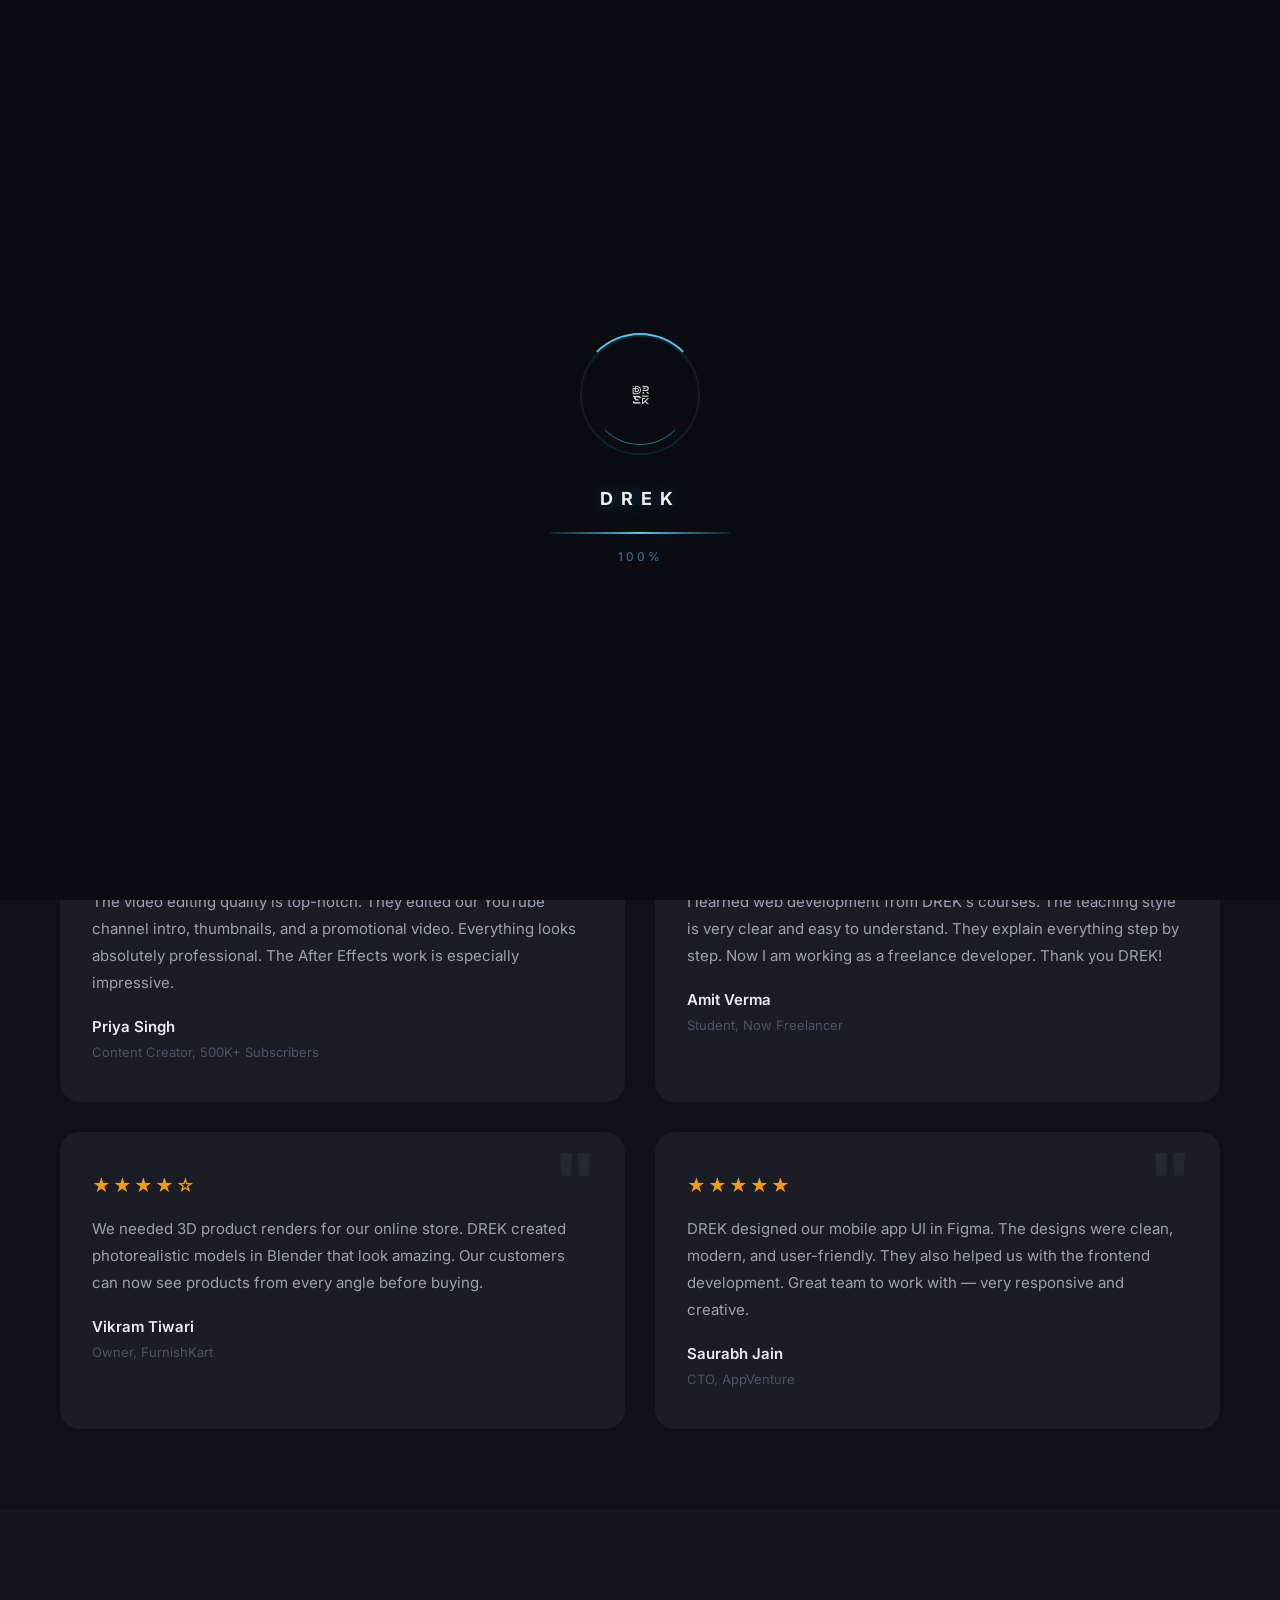
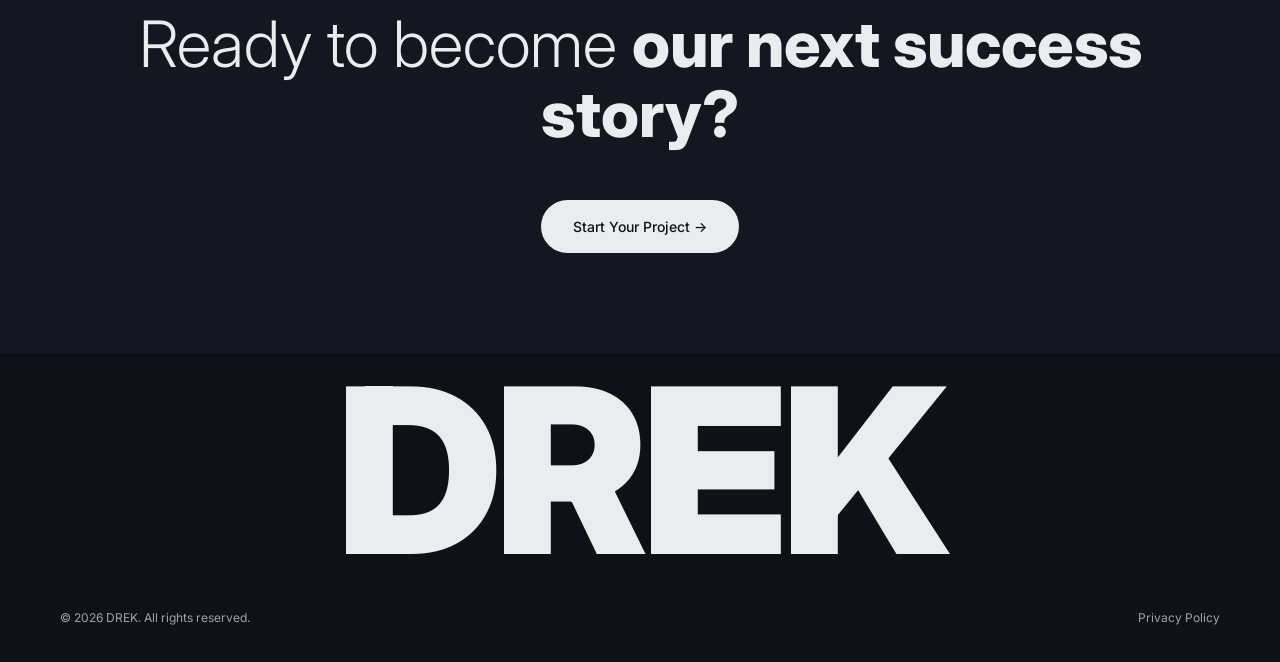
<file: drek web/Drek/reviews.html>
<!DOCTYPE html>
<html lang="en">
<head>
  <meta charset="UTF-8">
  <meta name="viewport" content="width=device-width, initial-scale=1.0">
  <title>Client Reviews — DREK Digital Agency</title>
  <meta name="description" content="Read what our clients say about DREK. Real reviews from businesses and individuals who trusted us with their digital projects.">
  <link rel="stylesheet" href="assets/css/style.css">
  <link rel="icon" href="assets/logo/my logo.png" type="image/png">
</head>
<body>
  <div class="loader" id="loader"><div class="loader__particles"><div class="loader__particle"></div><div class="loader__particle"></div><div class="loader__particle"></div><div class="loader__particle"></div><div class="loader__particle"></div><div class="loader__particle"></div></div><div class="loader__inner"><div class="loader__ring"><img src="assets/logo/my logo.png" alt="DREK" class="loader__logo-img"></div><div class="loader__logo">DREK</div><div class="loader__bar"><div class="loader__progress"></div></div><div class="loader__percent">Loading...</div></div></div><div class="cursor-glow" id="cursor-glow"></div>

  <nav class="navbar" id="navbar">
    <a href="index.html" class="navbar__logo"><img src="assets/logo/my logo.png" alt="DREK Logo"><span>DREK</span></a>
    <div class="navbar__links"><a href="index.html">Home</a><a href="about.html">About Us</a><a href="services.html">Services</a><a href="portfolio.html">Portfolio</a><a href="courses.html">Courses</a><a href="contact.html">Contact</a></div>
    <div class="navbar__right">
      <div class="navbar__location"><svg viewBox="0 0 24 24" fill="none" stroke="currentColor" stroke-width="2"><path d="M21 10c0 7-9 13-9 13s-9-6-9-13a9 9 0 0118 0z"/><circle cx="12" cy="10" r="3"/></svg>Agra, India</div>
      <button class="theme-toggle" id="theme-toggle" aria-label="Toggle dark mode"><svg class="icon-sun" viewBox="0 0 24 24" fill="none" stroke="currentColor" stroke-width="2"><circle cx="12" cy="12" r="5"/><line x1="12" y1="1" x2="12" y2="3"/><line x1="12" y1="21" x2="12" y2="23"/><line x1="4.22" y1="4.22" x2="5.64" y2="5.64"/><line x1="18.36" y1="18.36" x2="19.78" y2="19.78"/><line x1="1" y1="12" x2="3" y2="12"/><line x1="21" y1="12" x2="23" y2="12"/><line x1="4.22" y1="19.78" x2="5.64" y2="18.36"/><line x1="18.36" y1="5.64" x2="19.78" y2="4.22"/></svg><svg class="icon-moon" viewBox="0 0 24 24" fill="none" stroke="currentColor" stroke-width="2"><path d="M21 12.79A9 9 0 1111.21 3 7 7 0 0021 12.79z"/></svg></button>
      <button class="menu-btn" id="menu-btn">Menu</button>
    </div>
  </nav>

  <section class="page-hero">
    <span class="page-hero__label reveal">Testimonials</span>
    <h1 class="page-hero__title reveal"><span class="light">What our </span><span class="bold">clients</span><br><span class="muted">say about us</span></h1>
  </section>

  <section class="content-section">
    <div class="reviews-full-grid">
      <div class="review-card-full reveal">
        <div class="review-quote">"</div>
        <div class="review-stars">★★★★★</div>
        <p>DREK built our complete e-commerce website from scratch. The design is beautiful, the site loads fast, and our sales have gone up by 40% since launch. The team was very professional and delivered on time.</p>
        <div class="review-author"><strong>Rahul Sharma</strong><span>CEO, TechVista Solutions</span></div>
      </div>
      <div class="review-card-full reveal reveal-delay-1">
        <div class="review-quote">"</div>
        <div class="review-stars">★★★★★</div>
        <p>We needed a brand identity for our startup — logo, business cards, social media templates, everything. DREK delivered amazing work at a very fair price. Highly recommended for anyone who needs design work.</p>
        <div class="review-author"><strong>Neha Agarwal</strong><span>Founder, StyleHub</span></div>
      </div>
      <div class="review-card-full reveal">
        <div class="review-quote">"</div>
        <div class="review-stars">★★★★★</div>
        <p>The video editing quality is top-notch. They edited our YouTube channel intro, thumbnails, and a promotional video. Everything looks absolutely professional. The After Effects work is especially impressive.</p>
        <div class="review-author"><strong>Priya Singh</strong><span>Content Creator, 500K+ Subscribers</span></div>
      </div>
      <div class="review-card-full reveal reveal-delay-1">
        <div class="review-quote">"</div>
        <div class="review-stars">★★★★★</div>
        <p>I learned web development from DREK's courses. The teaching style is very clear and easy to understand. They explain everything step by step. Now I am working as a freelance developer. Thank you DREK!</p>
        <div class="review-author"><strong>Amit Verma</strong><span>Student, Now Freelancer</span></div>
      </div>
      <div class="review-card-full reveal">
        <div class="review-quote">"</div>
        <div class="review-stars">★★★★☆</div>
        <p>We needed 3D product renders for our online store. DREK created photorealistic models in Blender that look amazing. Our customers can now see products from every angle before buying.</p>
        <div class="review-author"><strong>Vikram Tiwari</strong><span>Owner, FurnishKart</span></div>
      </div>
      <div class="review-card-full reveal reveal-delay-1">
        <div class="review-quote">"</div>
        <div class="review-stars">★★★★★</div>
        <p>DREK designed our mobile app UI in Figma. The designs were clean, modern, and user-friendly. They also helped us with the frontend development. Great team to work with — very responsive and creative.</p>
        <div class="review-author"><strong>Saurabh Jain</strong><span>CTO, AppVenture</span></div>
      </div>
    </div>
  </section>

  <section class="content-section cta-section alt-bg">
    <h2 class="section-title reveal"><span class="light">Ready to become </span><span class="bold">our next success story?</span></h2>
    <div style="text-align:center;margin-top:30px" class="reveal reveal-delay-1"><a href="contact.html" class="btn-primary">Start Your Project →</a></div>
  </section>

  <footer class="footer"><div class="footer__brand reveal">DREK</div><div class="footer__bottom"><p>&copy; 2025 DREK. All rights reserved.</p><div class="footer-logo"><img src="assets/logo/my logo.png" alt="DREK"></div><a href="#">Privacy Policy</a></div></footer>
  <div class="menu-overlay" id="menu-overlay"><button class="menu-overlay__close" id="menu-close">Close ✕</button><div class="menu-overlay__left"><h2 class="menu-overlay__title">Menu</h2><div><div class="menu-overlay__locations"><div><h4>Agra, India</h4><p>Main Office</p></div></div><div class="menu-overlay__email">info@derekworld.tech</div><div class="menu-overlay__phone"><a href="tel:+918630660422">+91 8630660422</a></div></div></div><div class="menu-overlay__right"><div class="menu-overlay__links"><a href="about.html" class="menu-overlay__link">About Us <span class="arrow"><svg viewBox="0 0 24 24" fill="none" stroke="currentColor" stroke-width="2" stroke-linecap="round" width="18" height="18"><path d="M5 12h14M12 5l7 7-7 7"/></svg></span></a><a href="services.html" class="menu-overlay__link">Services <span class="arrow"><svg viewBox="0 0 24 24" fill="none" stroke="currentColor" stroke-width="2" stroke-linecap="round" width="18" height="18"><path d="M5 12h14M12 5l7 7-7 7"/></svg></span></a><a href="portfolio.html" class="menu-overlay__link">Portfolio <span class="arrow"><svg viewBox="0 0 24 24" fill="none" stroke="currentColor" stroke-width="2" stroke-linecap="round" width="18" height="18"><path d="M5 12h14M12 5l7 7-7 7"/></svg></span></a><a href="team.html" class="menu-overlay__link">Our Team <span class="arrow"><svg viewBox="0 0 24 24" fill="none" stroke="currentColor" stroke-width="2" stroke-linecap="round" width="18" height="18"><path d="M5 12h14M12 5l7 7-7 7"/></svg></span></a><a href="courses.html" class="menu-overlay__link">Courses <span class="arrow"><svg viewBox="0 0 24 24" fill="none" stroke="currentColor" stroke-width="2" stroke-linecap="round" width="18" height="18"><path d="M5 12h14M12 5l7 7-7 7"/></svg></span></a><a href="reviews.html" class="menu-overlay__link">Reviews <span class="arrow"><svg viewBox="0 0 24 24" fill="none" stroke="currentColor" stroke-width="2" stroke-linecap="round" width="18" height="18"><path d="M5 12h14M12 5l7 7-7 7"/></svg></span></a><a href="contact.html" class="menu-overlay__link">Contact Us <span class="arrow"><svg viewBox="0 0 24 24" fill="none" stroke="currentColor" stroke-width="2" stroke-linecap="round" width="18" height="18"><path d="M5 12h14M12 5l7 7-7 7"/></svg></span></a></div></div></div>
  <script src="assets/js/main.js"></script>
</body>
</html>
</file>
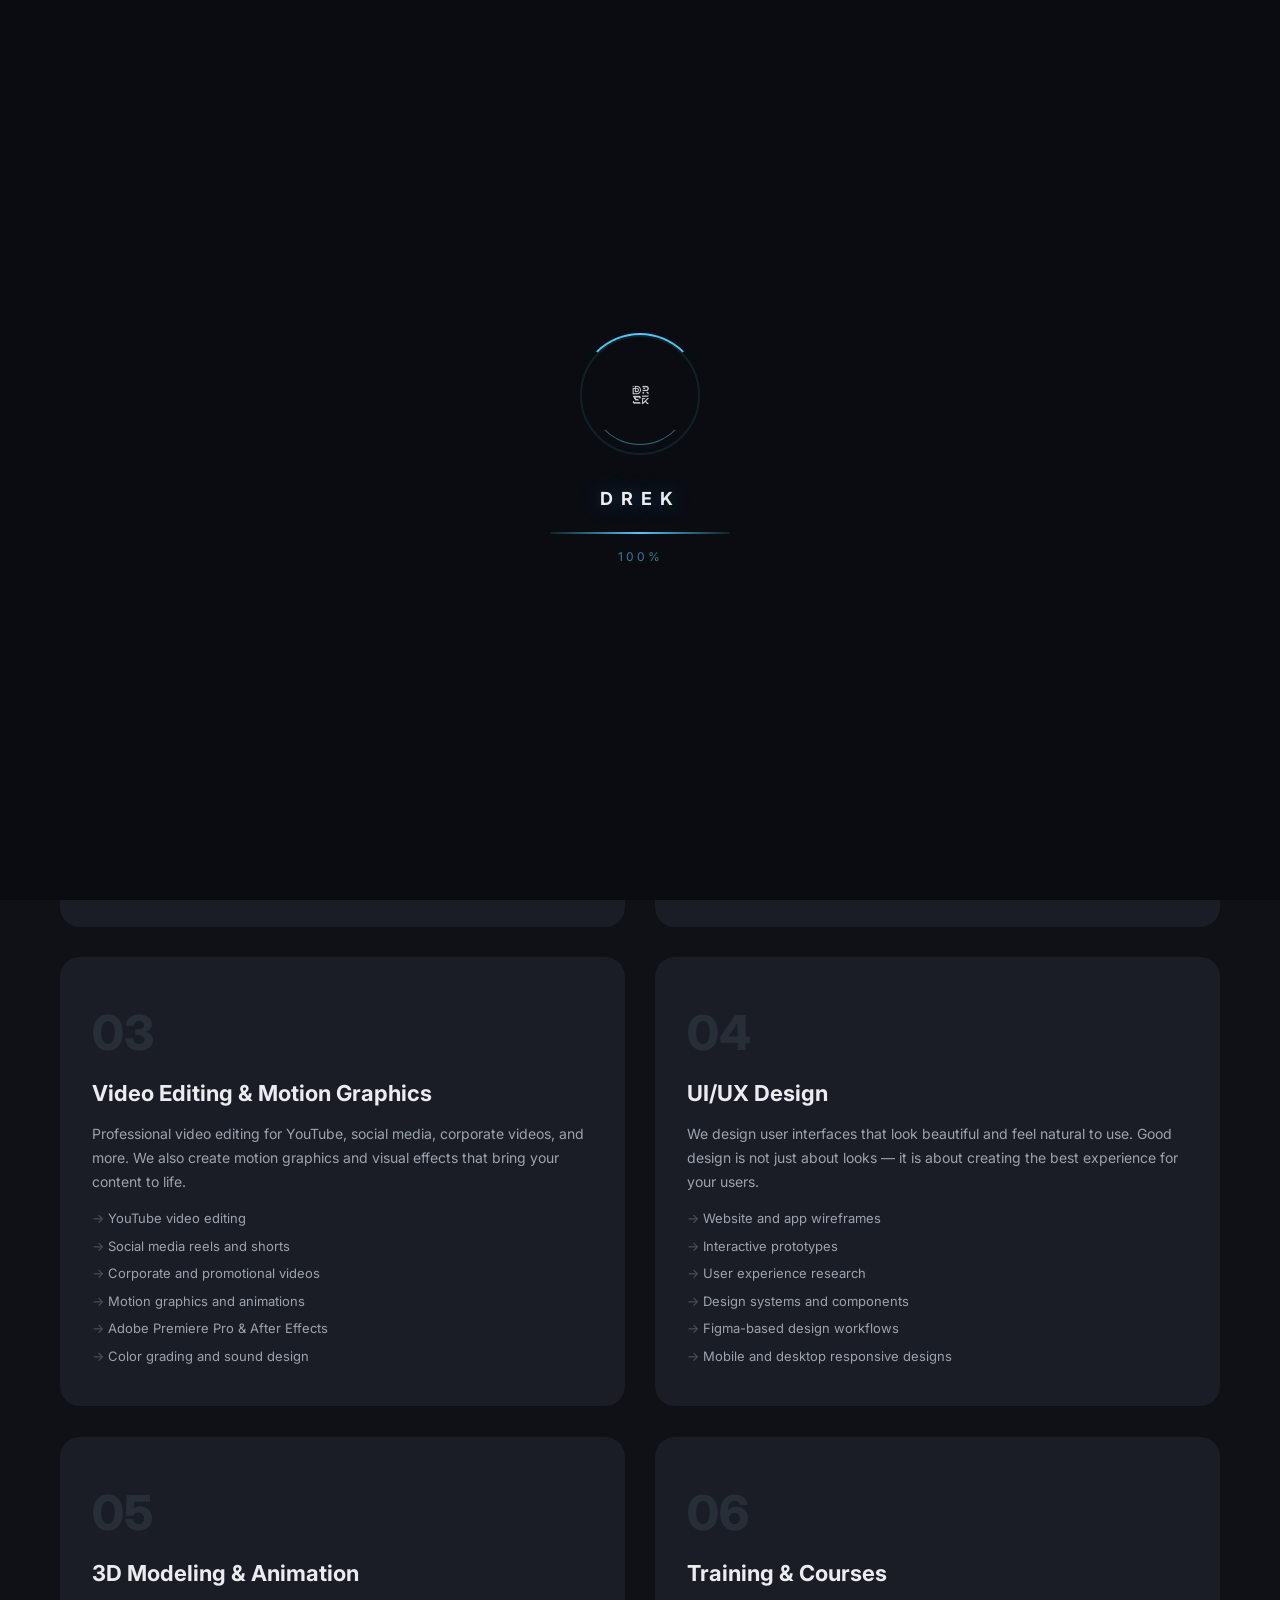
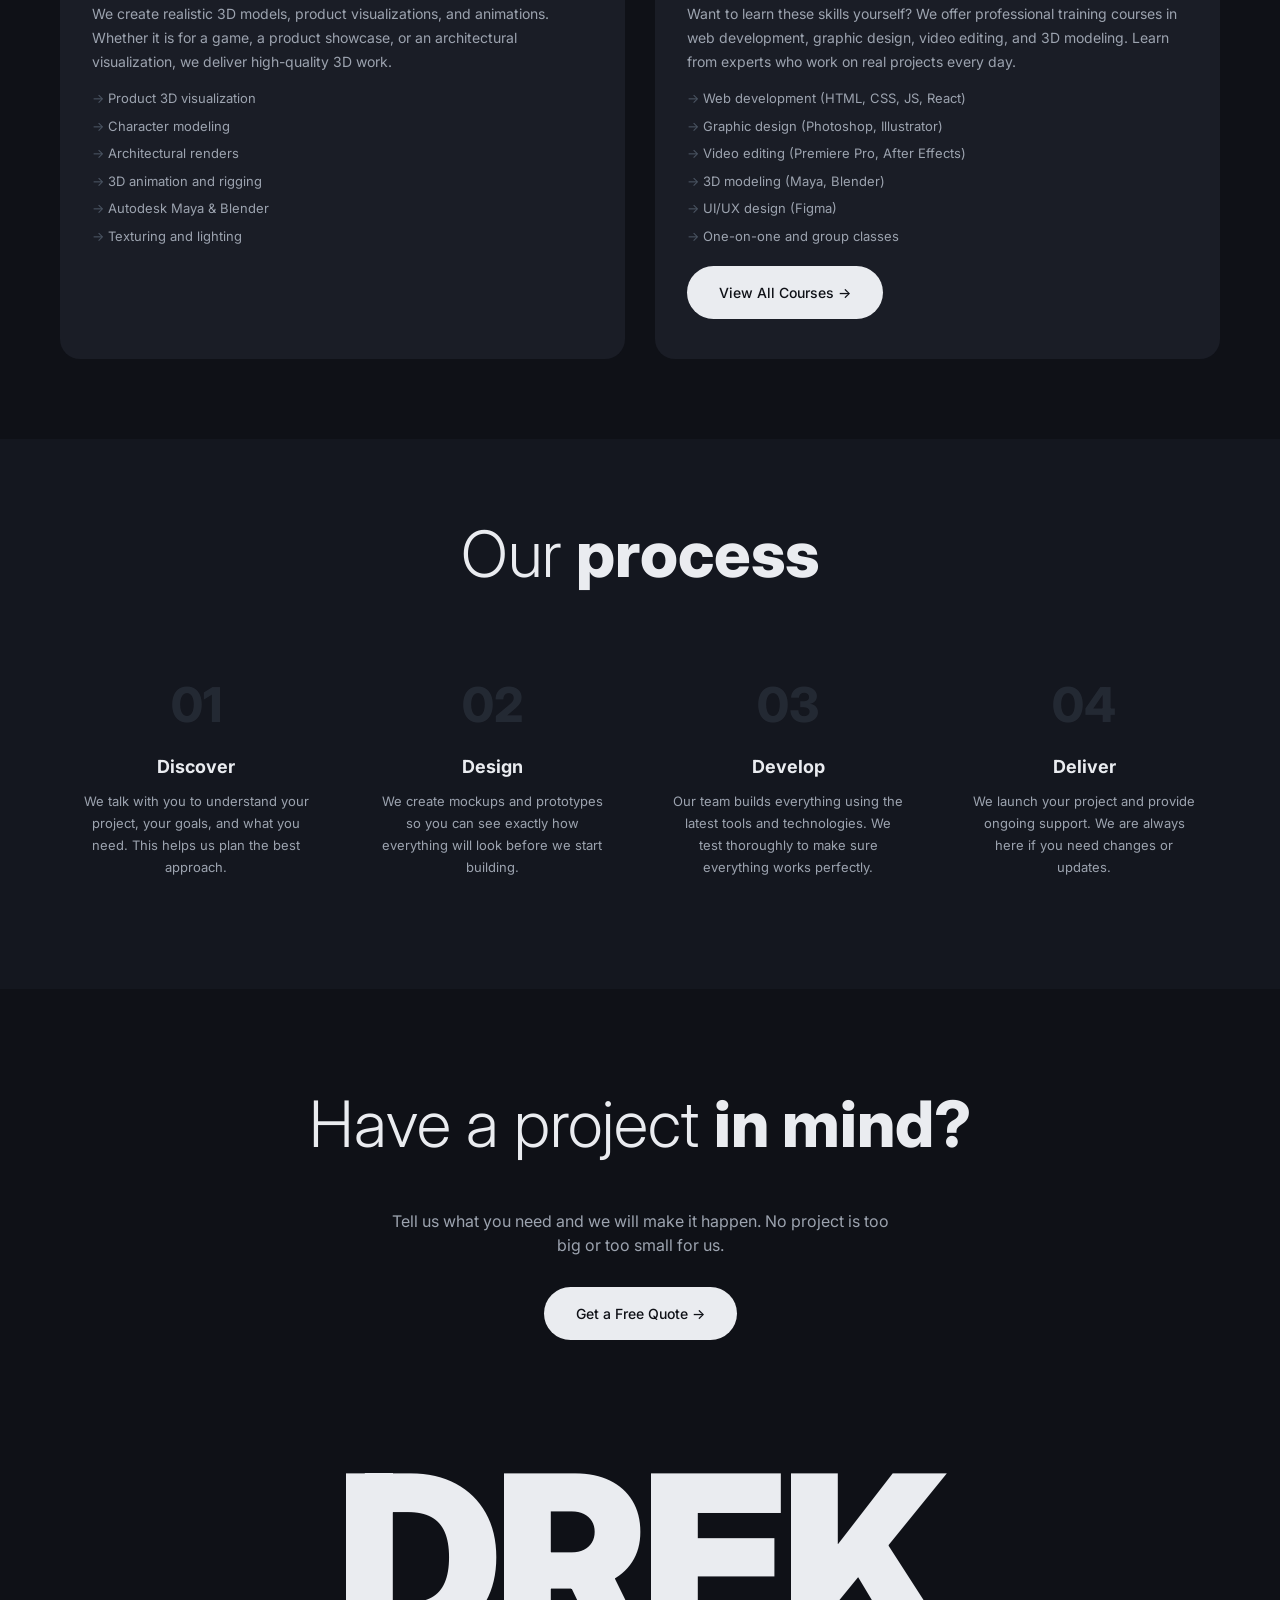
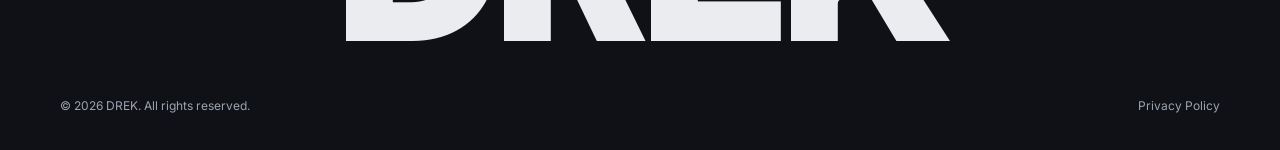
<file: drek web/Drek/services.html>
<!DOCTYPE html>
<html lang="en">
<head>
  <meta charset="UTF-8">
  <meta name="viewport" content="width=device-width, initial-scale=1.0">
  <title>Our Services — DREK Digital Agency</title>
  <meta name="description" content="DREK offers web development, graphic design, video editing, UI/UX design, 3D modeling, and professional training courses. Based in Agra, India.">
  <link rel="stylesheet" href="assets/css/style.css">
  <link rel="icon" href="assets/logo/my logo.png" type="image/png">
</head>
<body>
  <div class="loader" id="loader"><div class="loader__particles"><div class="loader__particle"></div><div class="loader__particle"></div><div class="loader__particle"></div><div class="loader__particle"></div><div class="loader__particle"></div><div class="loader__particle"></div></div><div class="loader__inner"><div class="loader__ring"><img src="assets/logo/my logo.png" alt="DREK" class="loader__logo-img"></div><div class="loader__logo">DREK</div><div class="loader__bar"><div class="loader__progress"></div></div><div class="loader__percent">Loading...</div></div></div><div class="cursor-glow" id="cursor-glow"></div>

  <nav class="navbar" id="navbar">
    <a href="index.html" class="navbar__logo"><img src="assets/logo/my logo.png" alt="DREK Logo"><span>DREK</span></a>
    <div class="navbar__links"><a href="index.html">Home</a><a href="about.html">About Us</a><a href="services.html" class="active">Services</a><a href="portfolio.html">Portfolio</a><a href="courses.html">Courses</a><a href="contact.html">Contact</a></div>
    <div class="navbar__right">
      <div class="navbar__location"><svg viewBox="0 0 24 24" fill="none" stroke="currentColor" stroke-width="2"><path d="M21 10c0 7-9 13-9 13s-9-6-9-13a9 9 0 0118 0z"/><circle cx="12" cy="10" r="3"/></svg>Agra, India</div>
      <button class="theme-toggle" id="theme-toggle" aria-label="Toggle dark mode"><svg class="icon-sun" viewBox="0 0 24 24" fill="none" stroke="currentColor" stroke-width="2"><circle cx="12" cy="12" r="5"/><line x1="12" y1="1" x2="12" y2="3"/><line x1="12" y1="21" x2="12" y2="23"/><line x1="4.22" y1="4.22" x2="5.64" y2="5.64"/><line x1="18.36" y1="18.36" x2="19.78" y2="19.78"/><line x1="1" y1="12" x2="3" y2="12"/><line x1="21" y1="12" x2="23" y2="12"/><line x1="4.22" y1="19.78" x2="5.64" y2="18.36"/><line x1="18.36" y1="5.64" x2="19.78" y2="4.22"/></svg><svg class="icon-moon" viewBox="0 0 24 24" fill="none" stroke="currentColor" stroke-width="2"><path d="M21 12.79A9 9 0 1111.21 3 7 7 0 0021 12.79z"/></svg></button>
      <button class="menu-btn" id="menu-btn">Menu</button>
    </div>
  </nav>

  <section class="page-hero">
    <span class="page-hero__label reveal">What We Do</span>
    <h1 class="page-hero__title reveal"><span class="light">Our </span><span class="bold">Services</span><br><span class="muted">Everything digital, under one roof</span></h1>
  </section>

  <!-- SERVICE CARDS -->
  <section class="content-section">
    <div class="services-detail-grid">

      <div class="service-detail-card reveal">
        <div class="service-detail-card__num">01</div>
        <h3>Web & App Development</h3>
        <p>We build fast, modern, and responsive websites and web applications. Whether you need a simple business website or a complex web app, our developers can handle it all.</p>
        <ul class="service-features">
          <li>Custom websites and landing pages</li>
          <li>E-commerce stores</li>
          <li>Full-stack web applications</li>
          <li>Backend APIs and databases</li>
          <li>React, Next.js, Node.js, Python</li>
          <li>WordPress and CMS solutions</li>
        </ul>
      </div>

      <div class="service-detail-card reveal reveal-delay-1">
        <div class="service-detail-card__num">02</div>
        <h3>Graphic Design</h3>
        <p>From logos to social media posts, we create stunning visual designs that make your brand stand out. Our designers use industry-standard tools for the best results.</p>
        <ul class="service-features">
          <li>Logo design and brand identity</li>
          <li>Social media graphics and posts</li>
          <li>Business cards and brochures</li>
          <li>Poster and banner design</li>
          <li>Adobe Photoshop & Illustrator</li>
          <li>Print-ready and digital formats</li>
        </ul>
      </div>

      <div class="service-detail-card reveal">
        <div class="service-detail-card__num">03</div>
        <h3>Video Editing & Motion Graphics</h3>
        <p>Professional video editing for YouTube, social media, corporate videos, and more. We also create motion graphics and visual effects that bring your content to life.</p>
        <ul class="service-features">
          <li>YouTube video editing</li>
          <li>Social media reels and shorts</li>
          <li>Corporate and promotional videos</li>
          <li>Motion graphics and animations</li>
          <li>Adobe Premiere Pro & After Effects</li>
          <li>Color grading and sound design</li>
        </ul>
      </div>

      <div class="service-detail-card reveal reveal-delay-1">
        <div class="service-detail-card__num">04</div>
        <h3>UI/UX Design</h3>
        <p>We design user interfaces that look beautiful and feel natural to use. Good design is not just about looks — it is about creating the best experience for your users.</p>
        <ul class="service-features">
          <li>Website and app wireframes</li>
          <li>Interactive prototypes</li>
          <li>User experience research</li>
          <li>Design systems and components</li>
          <li>Figma-based design workflows</li>
          <li>Mobile and desktop responsive designs</li>
        </ul>
      </div>

      <div class="service-detail-card reveal">
        <div class="service-detail-card__num">05</div>
        <h3>3D Modeling & Animation</h3>
        <p>We create realistic 3D models, product visualizations, and animations. Whether it is for a game, a product showcase, or an architectural visualization, we deliver high-quality 3D work.</p>
        <ul class="service-features">
          <li>Product 3D visualization</li>
          <li>Character modeling</li>
          <li>Architectural renders</li>
          <li>3D animation and rigging</li>
          <li>Autodesk Maya & Blender</li>
          <li>Texturing and lighting</li>
        </ul>
      </div>

      <div class="service-detail-card reveal reveal-delay-1">
        <div class="service-detail-card__num">06</div>
        <h3>Training & Courses</h3>
        <p>Want to learn these skills yourself? We offer professional training courses in web development, graphic design, video editing, and 3D modeling. Learn from experts who work on real projects every day.</p>
        <ul class="service-features">
          <li>Web development (HTML, CSS, JS, React)</li>
          <li>Graphic design (Photoshop, Illustrator)</li>
          <li>Video editing (Premiere Pro, After Effects)</li>
          <li>3D modeling (Maya, Blender)</li>
          <li>UI/UX design (Figma)</li>
          <li>One-on-one and group classes</li>
        </ul>
        <a href="courses.html" class="btn-primary" style="margin-top:20px">View All Courses →</a>
      </div>

    </div>
  </section>

  <!-- OUR PROCESS -->
  <section class="content-section alt-bg">
    <h2 class="section-title reveal"><span class="light">Our </span><span class="bold">process</span></h2>
    <div class="process-grid">
      <div class="process-step reveal">
        <div class="process-step__num">01</div>
        <h3>Discover</h3>
        <p>We talk with you to understand your project, your goals, and what you need. This helps us plan the best approach.</p>
      </div>
      <div class="process-step reveal reveal-delay-1">
        <div class="process-step__num">02</div>
        <h3>Design</h3>
        <p>We create mockups and prototypes so you can see exactly how everything will look before we start building.</p>
      </div>
      <div class="process-step reveal reveal-delay-2">
        <div class="process-step__num">03</div>
        <h3>Develop</h3>
        <p>Our team builds everything using the latest tools and technologies. We test thoroughly to make sure everything works perfectly.</p>
      </div>
      <div class="process-step reveal reveal-delay-3">
        <div class="process-step__num">04</div>
        <h3>Deliver</h3>
        <p>We launch your project and provide ongoing support. We are always here if you need changes or updates.</p>
      </div>
    </div>
  </section>

  <section class="content-section cta-section">
    <h2 class="section-title reveal"><span class="light">Have a project </span><span class="bold">in mind?</span></h2>
    <p class="reveal reveal-delay-1" style="text-align:center;max-width:500px;margin:0 auto 30px;color:var(--text-sec)">Tell us what you need and we will make it happen. No project is too big or too small for us.</p>
    <div style="text-align:center" class="reveal reveal-delay-2"><a href="contact.html" class="btn-primary">Get a Free Quote →</a></div>
  </section>

  <footer class="footer"><div class="footer__brand reveal">DREK</div><div class="footer__bottom"><p>&copy; 2025 DREK. All rights reserved.</p><div class="footer-logo"><img src="assets/logo/my logo.png" alt="DREK"></div><a href="#">Privacy Policy</a></div></footer>

  <div class="menu-overlay" id="menu-overlay"><button class="menu-overlay__close" id="menu-close">Close ✕</button><div class="menu-overlay__left"><h2 class="menu-overlay__title">Menu</h2><div><div class="menu-overlay__locations"><div><h4>Agra, India</h4><p>Main Office</p></div></div><div class="menu-overlay__email">info@derekworld.tech</div><div class="menu-overlay__phone"><a href="tel:+918630660422">+91 8630660422</a></div></div></div><div class="menu-overlay__right"><div class="menu-overlay__links"><a href="about.html" class="menu-overlay__link">About Us <span class="arrow"><svg viewBox="0 0 24 24" fill="none" stroke="currentColor" stroke-width="2" stroke-linecap="round" width="18" height="18"><path d="M5 12h14M12 5l7 7-7 7"/></svg></span></a><a href="services.html" class="menu-overlay__link">Services <span class="arrow"><svg viewBox="0 0 24 24" fill="none" stroke="currentColor" stroke-width="2" stroke-linecap="round" width="18" height="18"><path d="M5 12h14M12 5l7 7-7 7"/></svg></span></a><a href="portfolio.html" class="menu-overlay__link">Portfolio <span class="arrow"><svg viewBox="0 0 24 24" fill="none" stroke="currentColor" stroke-width="2" stroke-linecap="round" width="18" height="18"><path d="M5 12h14M12 5l7 7-7 7"/></svg></span></a><a href="team.html" class="menu-overlay__link">Our Team <span class="arrow"><svg viewBox="0 0 24 24" fill="none" stroke="currentColor" stroke-width="2" stroke-linecap="round" width="18" height="18"><path d="M5 12h14M12 5l7 7-7 7"/></svg></span></a><a href="courses.html" class="menu-overlay__link">Courses <span class="arrow"><svg viewBox="0 0 24 24" fill="none" stroke="currentColor" stroke-width="2" stroke-linecap="round" width="18" height="18"><path d="M5 12h14M12 5l7 7-7 7"/></svg></span></a><a href="reviews.html" class="menu-overlay__link">Reviews <span class="arrow"><svg viewBox="0 0 24 24" fill="none" stroke="currentColor" stroke-width="2" stroke-linecap="round" width="18" height="18"><path d="M5 12h14M12 5l7 7-7 7"/></svg></span></a><a href="contact.html" class="menu-overlay__link">Contact Us <span class="arrow"><svg viewBox="0 0 24 24" fill="none" stroke="currentColor" stroke-width="2" stroke-linecap="round" width="18" height="18"><path d="M5 12h14M12 5l7 7-7 7"/></svg></span></a></div></div></div>
  <script src="assets/js/main.js"></script>
</body>
</html>
</file>
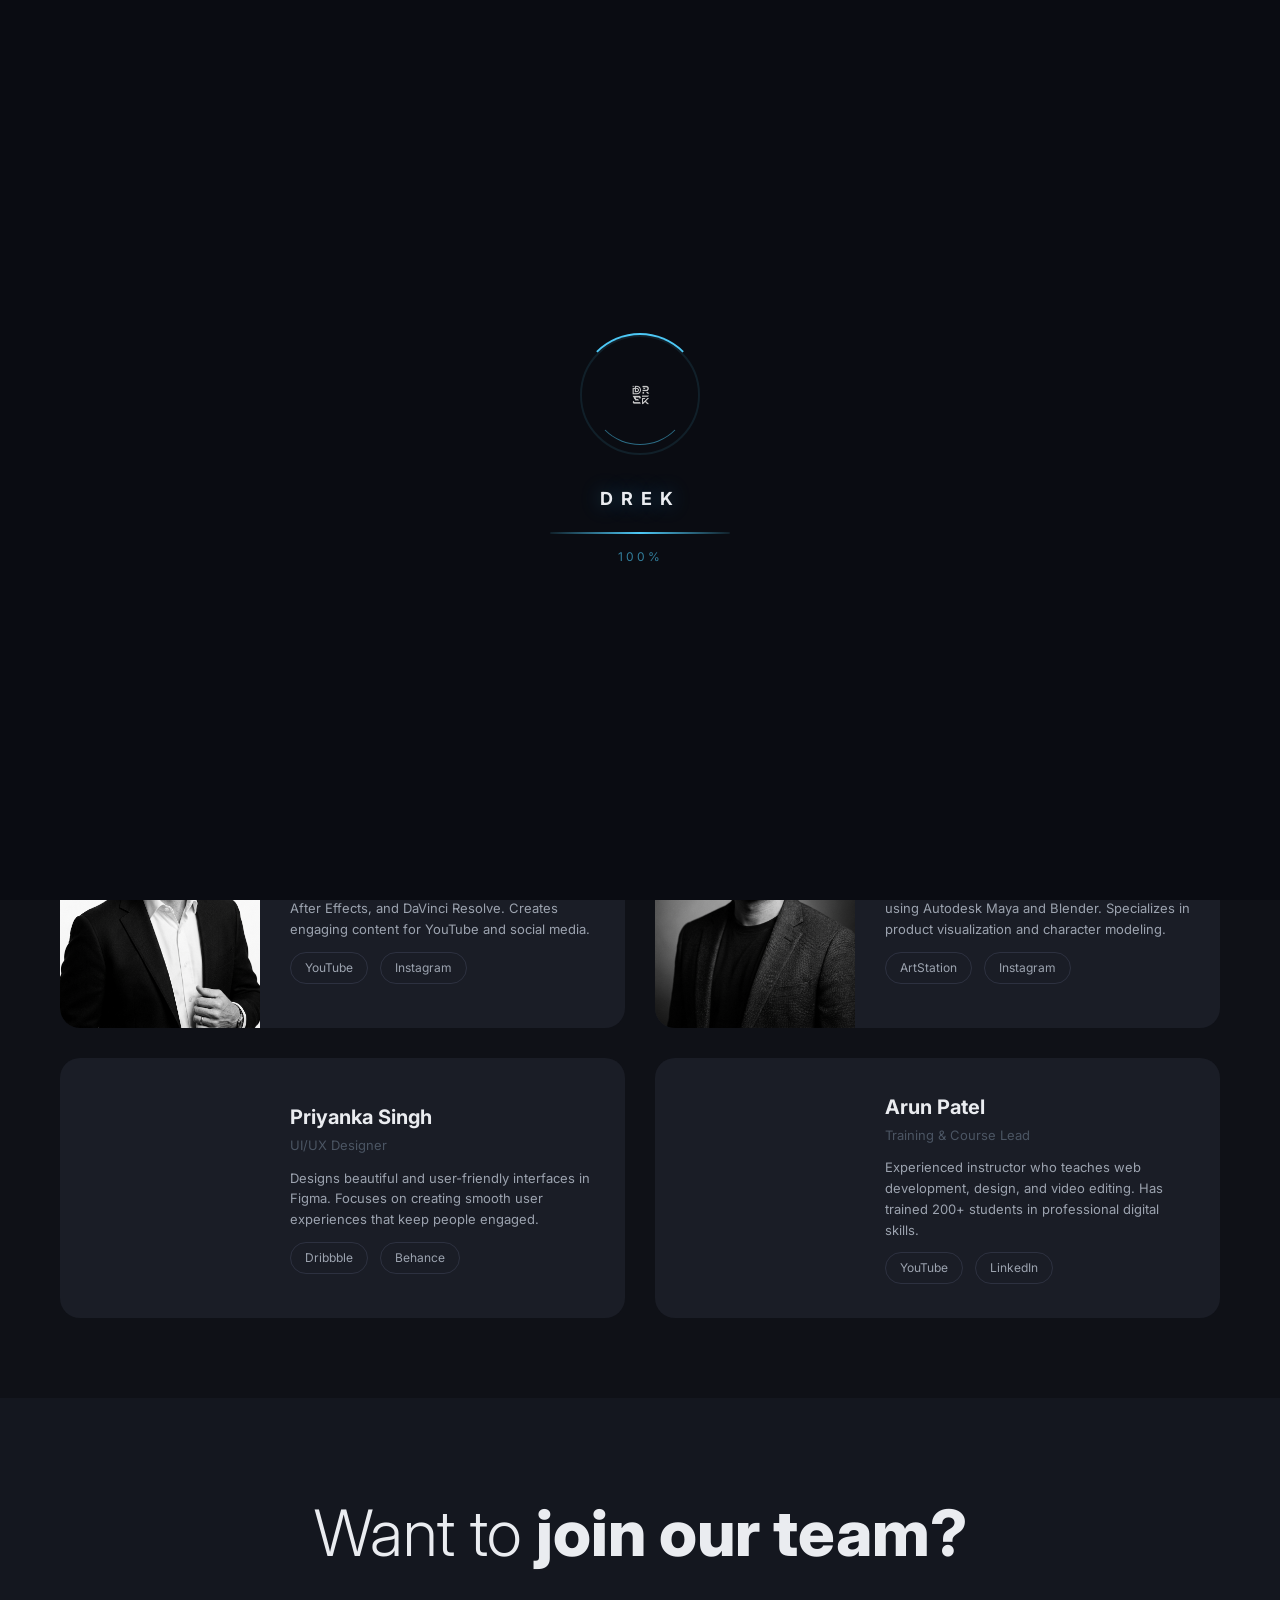
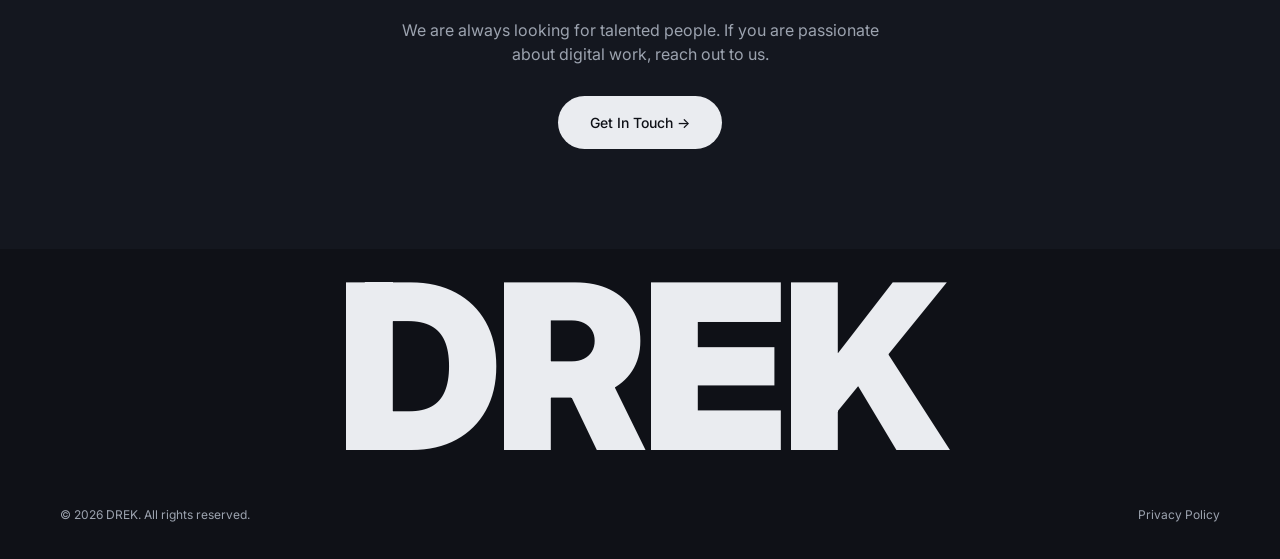
<file: drek web/Drek/team.html>
<!DOCTYPE html>
<html lang="en">
<head>
  <meta charset="UTF-8">
  <meta name="viewport" content="width=device-width, initial-scale=1.0">
  <title>Our Team — DREK Digital Agency</title>
  <meta name="description" content="Meet the talented team behind DREK. Developers, designers, video editors, and 3D artists working together from Agra, India.">
  <link rel="stylesheet" href="assets/css/style.css">
  <link rel="icon" href="assets/logo/my logo.png" type="image/png">
</head>
<body>
  <div class="loader" id="loader"><div class="loader__particles"><div class="loader__particle"></div><div class="loader__particle"></div><div class="loader__particle"></div><div class="loader__particle"></div><div class="loader__particle"></div><div class="loader__particle"></div></div><div class="loader__inner"><div class="loader__ring"><img src="assets/logo/my logo.png" alt="DREK" class="loader__logo-img"></div><div class="loader__logo">DREK</div><div class="loader__bar"><div class="loader__progress"></div></div><div class="loader__percent">Loading...</div></div></div><div class="cursor-glow" id="cursor-glow"></div>

  <nav class="navbar" id="navbar">
    <a href="index.html" class="navbar__logo"><img src="assets/logo/my logo.png" alt="DREK Logo"><span>DREK</span></a>
    <div class="navbar__links"><a href="index.html">Home</a><a href="about.html">About Us</a><a href="services.html">Services</a><a href="portfolio.html">Portfolio</a><a href="courses.html">Courses</a><a href="contact.html">Contact</a></div>
    <div class="navbar__right">
      <div class="navbar__location"><svg viewBox="0 0 24 24" fill="none" stroke="currentColor" stroke-width="2"><path d="M21 10c0 7-9 13-9 13s-9-6-9-13a9 9 0 0118 0z"/><circle cx="12" cy="10" r="3"/></svg>Agra, India</div>
      <button class="theme-toggle" id="theme-toggle" aria-label="Toggle dark mode"><svg class="icon-sun" viewBox="0 0 24 24" fill="none" stroke="currentColor" stroke-width="2"><circle cx="12" cy="12" r="5"/><line x1="12" y1="1" x2="12" y2="3"/><line x1="12" y1="21" x2="12" y2="23"/><line x1="4.22" y1="4.22" x2="5.64" y2="5.64"/><line x1="18.36" y1="18.36" x2="19.78" y2="19.78"/><line x1="1" y1="12" x2="3" y2="12"/><line x1="21" y1="12" x2="23" y2="12"/><line x1="4.22" y1="19.78" x2="5.64" y2="18.36"/><line x1="18.36" y1="5.64" x2="19.78" y2="4.22"/></svg><svg class="icon-moon" viewBox="0 0 24 24" fill="none" stroke="currentColor" stroke-width="2"><path d="M21 12.79A9 9 0 1111.21 3 7 7 0 0021 12.79z"/></svg></button>
      <button class="menu-btn" id="menu-btn">Menu</button>
    </div>
  </nav>

  <section class="page-hero">
    <span class="page-hero__label reveal">Our People</span>
    <h1 class="page-hero__title reveal"><span class="light">Meet our </span><span class="bold">team</span><br><span class="muted">The people behind DREK</span></h1>
  </section>

  <section class="content-section">
    <div class="team-grid">
      <div class="team-card reveal">
        <div class="team-card__img"><img src="assets/images/person1.png" alt="Team Member"></div>
        <div class="team-card__info">
          <h3>Harsh Gupta</h3>
          <span class="team-role">Founder & Lead Developer</span>
          <p>Full-stack developer with expertise in React, Node.js, and Python. Leads the development team and manages all technical projects.</p>
          <div class="team-social"><a href="https://x.com/DREK_WORLD" target="_blank">X</a><a href="https://wa.me/918630660422" target="_blank">WhatsApp</a></div>
        </div>
      </div>
      <div class="team-card reveal reveal-delay-1">
        <div class="team-card__img"><img src="assets/images/person2.png" alt="Team Member"></div>
        <div class="team-card__info">
          <h3>Ankit Kumar</h3>
          <span class="team-role">Creative Director</span>
          <p>Expert in graphic design and brand identity. Creates stunning visuals using Photoshop, Illustrator, and Figma. 5+ years of experience.</p>
          <div class="team-social"><a href="#">Instagram</a><a href="#">Portfolio</a></div>
        </div>
      </div>
      <div class="team-card reveal">
        <div class="team-card__img"><img src="assets/images/person3.png" alt="Team Member"></div>
        <div class="team-card__info">
          <h3>Ravi Sharma</h3>
          <span class="team-role">Video Editor & Motion Designer</span>
          <p>Professional video editor skilled in Premiere Pro, After Effects, and DaVinci Resolve. Creates engaging content for YouTube and social media.</p>
          <div class="team-social"><a href="#">YouTube</a><a href="#">Instagram</a></div>
        </div>
      </div>
      <div class="team-card reveal reveal-delay-1">
        <div class="team-card__img"><img src="assets/images/person1.png" alt="Team Member"></div>
        <div class="team-card__info">
          <h3>Deepak Verma</h3>
          <span class="team-role">3D Artist</span>
          <p>Creates photorealistic 3D models and animations using Autodesk Maya and Blender. Specializes in product visualization and character modeling.</p>
          <div class="team-social"><a href="#">ArtStation</a><a href="#">Instagram</a></div>
        </div>
      </div>
      <div class="team-card reveal">
        <div class="team-card__img"><img src="assets/images/person2.png" alt="Team Member"></div>
        <div class="team-card__info">
          <h3>Priyanka Singh</h3>
          <span class="team-role">UI/UX Designer</span>
          <p>Designs beautiful and user-friendly interfaces in Figma. Focuses on creating smooth user experiences that keep people engaged.</p>
          <div class="team-social"><a href="#">Dribbble</a><a href="#">Behance</a></div>
        </div>
      </div>
      <div class="team-card reveal reveal-delay-1">
        <div class="team-card__img"><img src="assets/images/person3.png" alt="Team Member"></div>
        <div class="team-card__info">
          <h3>Arun Patel</h3>
          <span class="team-role">Training & Course Lead</span>
          <p>Experienced instructor who teaches web development, design, and video editing. Has trained 200+ students in professional digital skills.</p>
          <div class="team-social"><a href="#">YouTube</a><a href="#">LinkedIn</a></div>
        </div>
      </div>
    </div>
  </section>

  <section class="content-section cta-section alt-bg">
    <h2 class="section-title reveal"><span class="light">Want to </span><span class="bold">join our team?</span></h2>
    <p class="reveal reveal-delay-1" style="text-align:center;max-width:500px;margin:0 auto 30px;color:var(--text-sec)">We are always looking for talented people. If you are passionate about digital work, reach out to us.</p>
    <div style="text-align:center" class="reveal reveal-delay-2"><a href="contact.html" class="btn-primary">Get In Touch →</a></div>
  </section>

  <footer class="footer"><div class="footer__brand reveal">DREK</div><div class="footer__bottom"><p>&copy; 2025 DREK. All rights reserved.</p><div class="footer-logo"><img src="assets/logo/my logo.png" alt="DREK"></div><a href="#">Privacy Policy</a></div></footer>
  <div class="menu-overlay" id="menu-overlay"><button class="menu-overlay__close" id="menu-close">Close ✕</button><div class="menu-overlay__left"><h2 class="menu-overlay__title">Menu</h2><div><div class="menu-overlay__locations"><div><h4>Agra, India</h4><p>Main Office</p></div></div><div class="menu-overlay__email">info@derekworld.tech</div><div class="menu-overlay__phone"><a href="tel:+918630660422">+91 8630660422</a></div></div></div><div class="menu-overlay__right"><div class="menu-overlay__links"><a href="about.html" class="menu-overlay__link">About Us <span class="arrow"><svg viewBox="0 0 24 24" fill="none" stroke="currentColor" stroke-width="2" stroke-linecap="round" width="18" height="18"><path d="M5 12h14M12 5l7 7-7 7"/></svg></span></a><a href="services.html" class="menu-overlay__link">Services <span class="arrow"><svg viewBox="0 0 24 24" fill="none" stroke="currentColor" stroke-width="2" stroke-linecap="round" width="18" height="18"><path d="M5 12h14M12 5l7 7-7 7"/></svg></span></a><a href="portfolio.html" class="menu-overlay__link">Portfolio <span class="arrow"><svg viewBox="0 0 24 24" fill="none" stroke="currentColor" stroke-width="2" stroke-linecap="round" width="18" height="18"><path d="M5 12h14M12 5l7 7-7 7"/></svg></span></a><a href="team.html" class="menu-overlay__link">Our Team <span class="arrow"><svg viewBox="0 0 24 24" fill="none" stroke="currentColor" stroke-width="2" stroke-linecap="round" width="18" height="18"><path d="M5 12h14M12 5l7 7-7 7"/></svg></span></a><a href="courses.html" class="menu-overlay__link">Courses <span class="arrow"><svg viewBox="0 0 24 24" fill="none" stroke="currentColor" stroke-width="2" stroke-linecap="round" width="18" height="18"><path d="M5 12h14M12 5l7 7-7 7"/></svg></span></a><a href="reviews.html" class="menu-overlay__link">Reviews <span class="arrow"><svg viewBox="0 0 24 24" fill="none" stroke="currentColor" stroke-width="2" stroke-linecap="round" width="18" height="18"><path d="M5 12h14M12 5l7 7-7 7"/></svg></span></a><a href="contact.html" class="menu-overlay__link">Contact Us <span class="arrow"><svg viewBox="0 0 24 24" fill="none" stroke="currentColor" stroke-width="2" stroke-linecap="round" width="18" height="18"><path d="M5 12h14M12 5l7 7-7 7"/></svg></span></a></div></div></div>
  <script src="assets/js/main.js"></script>
</body>
</html>
</file>
<file: drek web/Drek/assets/css/style.css>
/* DREK IT — Premium Ivory-Style Design System */
@import url('https://fonts.googleapis.com/css2?family=Inter:wght@300;400;500;600;700;800;900&display=swap');

*, *::before, *::after { margin:0; padding:0; box-sizing:border-box; }

:root {
  --bg: #dfe3ea; --bg-card: #e4e8ef; --bg-alt: #d8dce5;
  --text: #1a1a1a; --text-sec: #6b7280; --text-muted: #b0b8c4; --text-accent: #9ca3af;
  --btn-bg: #1a1a1a; --btn-text: #fff; --border: #c5c9d0;
  --nav-bg: rgba(223,227,234,0.7);
  --neon: #4dc9f6; --neon-glow: rgba(77,201,246,0.35);
  --font: 'Inter', sans-serif;
}

/* ===== DARK THEME ===== */
[data-theme="dark"] {
  --bg: #0f1117; --bg-card: #1a1d26; --bg-alt: #14171f;
  --text: #eaecf0; --text-sec: #9ca3af; --text-muted: #4b5563; --text-accent: #6b7280;
  --btn-bg: #eaecf0; --btn-text: #0f1117; --border: #2d3140;
  --nav-bg: rgba(15,17,23,0.8);
  --neon: #4dc9f6; --neon-glow: rgba(77,201,246,0.4);
}
[data-theme="dark"] .navbar { background: var(--nav-bg); }
[data-theme="dark"] .hero__3d-placeholder { background: linear-gradient(135deg, rgba(30,34,48,0.6), rgba(20,23,31,0.3)); border-color: rgba(255,255,255,0.06); }
[data-theme="dark"] .quality__placeholder { background: linear-gradient(160deg, rgba(30,34,48,0.5), rgba(20,23,31,0.2)); border-color: rgba(255,255,255,0.05); }
[data-theme="dark"] .hero__social a { background: rgba(42,46,60,0.6); }
[data-theme="dark"] .menu-overlay { background: var(--bg); }
[data-theme="dark"] .about__card:hover { box-shadow: 0 12px 40px rgba(0,0,0,0.3); }
[data-theme="dark"] .portfolio__card:hover { box-shadow: 0 16px 48px rgba(0,0,0,0.4); }
[data-theme="dark"] .menu-btn { background: var(--bg-card); color: var(--text); }
[data-theme="dark"] .hero__scroll-btn { border-color: var(--border); }
[data-theme="dark"] .hero__scroll-btn svg { stroke: var(--text); }
[data-theme="dark"] .loader { background: #0a0c12; }
[data-theme="dark"] .navbar__logo img { filter: invert(1); }

/* ===== PERFORMANCE: 120 FPS ===== */
html { scroll-behavior: smooth; -webkit-font-smoothing: antialiased; -moz-osx-font-smoothing: grayscale; }
body { font-family: var(--font); background: var(--bg); color: var(--text); overflow-x: hidden; line-height: 1.5; transition: background 0.5s ease, color 0.5s ease; -webkit-tap-highlight-color: transparent; }
a { text-decoration: none; color: inherit; }
button { cursor: pointer; border: none; font-family: var(--font); }
img { max-width: 100%; display: block; content-visibility: auto; }
ul { list-style: none; }

/* ===== NEON CURSOR GLOW ===== */
.cursor-glow { position: fixed; width: 28px; height: 28px; border-radius: 50%; background: radial-gradient(circle, var(--neon-glow), transparent 70%); pointer-events: none; z-index: 9998; transform: translate(-50%, -50%); transition: opacity 0.3s; mix-blend-mode: screen; will-change: transform; }
.cursor-glow.hidden { opacity: 0; }
@media (max-width: 768px) { .cursor-glow { display: none; } }

/* ===== FUTURISTIC LOADING SCREEN ===== */
.loader { position: fixed; top: 0; left: 0; width: 100%; height: 100%; background: #0a0c12; z-index: 9999; display: flex; align-items: center; justify-content: center; flex-direction: column; transition: opacity 0.8s ease, visibility 0.8s ease; overflow: hidden; }
.loader.hidden { opacity: 0; visibility: hidden; }
.loader__inner { text-align: center; position: relative; z-index: 2; }
.loader__ring { width: 120px; height: 120px; border-radius: 50%; border: 2px solid rgba(77,201,246,0.1); position: relative; margin: 0 auto 30px; animation: ringPulse 2s ease-in-out infinite; }
.loader__ring::before { content: ''; position: absolute; inset: -4px; border-radius: 50%; border: 2px solid transparent; border-top-color: var(--neon); animation: ringSpin 1.2s linear infinite; }
.loader__ring::after { content: ''; position: absolute; inset: 8px; border-radius: 50%; border: 1px solid transparent; border-bottom-color: rgba(77,201,246,0.5); animation: ringSpin 1.8s linear infinite reverse; }
.loader__logo-img { position: absolute; top: 50%; left: 50%; transform: translate(-50%, -50%); width: 50px; height: 50px; object-fit: contain; filter: invert(1); animation: logoPulse 2s ease-in-out infinite; }
.loader__logo { font-size: 18px; font-weight: 700; letter-spacing: 8px; text-transform: uppercase; color: #eaecf0; margin-bottom: 20px; text-shadow: 0 0 20px var(--neon-glow), 0 0 40px rgba(77,201,246,0.15); }
.loader__bar { width: 180px; height: 2px; background: rgba(77,201,246,0.1); border-radius: 2px; overflow: hidden; margin: 0 auto; }
.loader__progress { width: 0; height: 100%; background: linear-gradient(90deg, transparent, var(--neon), transparent); border-radius: 2px; animation: loadProgress 2s ease-in-out forwards; box-shadow: 0 0 12px var(--neon-glow); }
.loader__percent { font-size: 12px; color: rgba(77,201,246,0.6); margin-top: 14px; letter-spacing: 3px; font-weight: 400; }
/* Loader floating particles */
.loader__particles { position: absolute; inset: 0; overflow: hidden; }
.loader__particle { position: absolute; width: 2px; height: 2px; background: var(--neon); border-radius: 50%; opacity: 0; animation: particleFloat 3s ease-in-out infinite; }
.loader__particle:nth-child(1) { left: 20%; top: 80%; animation-delay: 0s; }
.loader__particle:nth-child(2) { left: 50%; top: 90%; animation-delay: 0.5s; }
.loader__particle:nth-child(3) { left: 80%; top: 75%; animation-delay: 1s; }
.loader__particle:nth-child(4) { left: 35%; top: 85%; animation-delay: 1.5s; }
.loader__particle:nth-child(5) { left: 65%; top: 70%; animation-delay: 0.8s; }
.loader__particle:nth-child(6) { left: 10%; top: 60%; animation-delay: 1.2s; }
@keyframes loadProgress { 0% { width: 0; } 100% { width: 100%; } }
@keyframes ringSpin { to { transform: rotate(360deg); } }
@keyframes ringPulse { 0%,100% { box-shadow: 0 0 20px rgba(77,201,246,0.1); } 50% { box-shadow: 0 0 40px rgba(77,201,246,0.25), 0 0 80px rgba(77,201,246,0.08); } }
@keyframes logoPulse { 0%,100% { opacity: 1; filter: invert(1) drop-shadow(0 0 8px var(--neon-glow)); } 50% { opacity: 0.7; filter: invert(1) drop-shadow(0 0 16px var(--neon-glow)); } }
@keyframes particleFloat { 0% { opacity: 0; transform: translateY(0) scale(1); } 30% { opacity: 0.8; } 100% { opacity: 0; transform: translateY(-200px) scale(0.3); } }

/* ===== THEME TOGGLE ===== */
.theme-toggle { width: 40px; height: 40px; border-radius: 50%; background: var(--bg-card); display: flex; align-items: center; justify-content: center; transition: all 0.4s ease; position: relative; overflow: hidden; border: 1px solid var(--border); }
.theme-toggle:hover { transform: rotate(30deg) scale(1.1); }
.theme-toggle svg { width: 18px; height: 18px; stroke: var(--text); position: absolute; transition: all 0.4s ease; }
.theme-toggle .icon-sun { opacity: 1; transform: scale(1) rotate(0); }
.theme-toggle .icon-moon { opacity: 0; transform: scale(0.5) rotate(-90deg); }
[data-theme="dark"] .theme-toggle .icon-sun { opacity: 0; transform: scale(0.5) rotate(90deg); }
[data-theme="dark"] .theme-toggle .icon-moon { opacity: 1; transform: scale(1) rotate(0); }

/* ===== WHATSAPP FLOAT ===== */
.whatsapp-float { position: fixed; bottom: 30px; right: 30px; width: 56px; height: 56px; border-radius: 50%; background: #25D366; display: flex; align-items: center; justify-content: center; z-index: 999; box-shadow: 0 4px 16px rgba(37,211,102,0.4); transition: all 0.3s ease; animation: whatsappPulse 2s ease-in-out infinite; }
.whatsapp-float:hover { transform: scale(1.1); box-shadow: 0 6px 24px rgba(37,211,102,0.5); }
.whatsapp-float svg { width: 28px; height: 28px; }
@keyframes whatsappPulse { 0%,100% { box-shadow: 0 4px 16px rgba(37,211,102,0.4); } 50% { box-shadow: 0 4px 24px rgba(37,211,102,0.6), 0 0 0 8px rgba(37,211,102,0.1); } }

/* ===== CONTACT PHONE ===== */
.contact__phone { margin-top: 16px; display: flex; align-items: center; gap: 12px; font-size: 15px; }
.contact__phone a { color: var(--text-sec); transition: color 0.3s; }
.contact__phone a:hover { color: var(--text); }
.contact__phone .phone-divider { color: var(--text-muted); }
.menu-overlay__phone { font-size: 15px; color: var(--text-sec); margin-top: 10px; }
.menu-overlay__phone a { color: var(--text-sec); transition: color 0.3s; }
.menu-overlay__phone a:hover { color: var(--text); }

/* ===== NAVBAR ===== */
.navbar { position: fixed; top: 0; left: 0; width: 100%; z-index: 1000; padding: 20px 60px; display: flex; align-items: center; justify-content: space-between; backdrop-filter: blur(12px); background: var(--nav-bg); transition: all 0.4s ease; }
.navbar.scrolled { padding: 14px 60px; box-shadow: 0 2px 30px rgba(0,0,0,0.06); }
.navbar__logo { display: flex; align-items: center; gap: 12px; }
.navbar__logo img { height: 48px; width: auto; filter: contrast(1.2); }
.navbar__logo span { font-weight: 800; font-size: 22px; letter-spacing: 2px; }
.navbar__links { display: flex; gap: 36px; }
.navbar__links a { font-size: 14px; font-weight: 400; color: var(--text-sec); transition: color 0.3s; position: relative; }
.navbar__links a:hover, .navbar__links a.active { color: var(--text); }
.navbar__links a.active::after { content: ''; position: absolute; bottom: -4px; left: 0; width: 100%; height: 1.5px; background: var(--text); }
.navbar__right { display: flex; align-items: center; gap: 20px; }
.navbar__location { font-size: 13px; color: var(--text-sec); display: flex; align-items: center; gap: 5px; }
.navbar__location svg { width: 14px; height: 14px; fill: var(--text-sec); }
.menu-btn { padding: 10px 24px; border-radius: 50px; background: var(--bg-card); font-size: 13px; font-weight: 500; transition: all 0.3s; }
.menu-btn:hover { background: var(--text); color: var(--btn-text); }

/* ===== HERO ===== */
.hero { min-height: 100vh; padding: 140px 60px 60px; position: relative; display: flex; flex-direction: column; justify-content: center; overflow: hidden; }
.hero__title { font-size: clamp(48px, 7vw, 100px); line-height: 1.05; max-width: 55%; position: relative; z-index: 2; }
.hero__title .light { font-weight: 300; color: var(--text-accent); }
.hero__title .bold { font-weight: 800; }
.hero__title .muted { font-weight: 300; color: var(--text-muted); }
.hero__cta { margin-top: 40px; }
.btn-primary { display: inline-flex; align-items: center; gap: 8px; padding: 16px 32px; background: var(--btn-bg); color: var(--btn-text); border-radius: 50px; font-size: 14px; font-weight: 500; transition: all 0.4s cubic-bezier(0.25,0.46,0.45,0.94); }
.btn-primary:hover { transform: scale(1.05); box-shadow: 0 8px 30px rgba(0,0,0,0.15); }
.hero__3d-placeholder { position: absolute; right: 5%; top: 50%; transform: translateY(-50%); width: 420px; height: 520px; background: linear-gradient(135deg, rgba(200,206,218,0.4), rgba(220,224,232,0.2)); border-radius: 24px; backdrop-filter: blur(20px); border: 1px solid rgba(255,255,255,0.3); display: flex; align-items: center; justify-content: center; }
.hero__3d-placeholder .placeholder-text { font-size: 13px; color: var(--text-muted); text-transform: uppercase; letter-spacing: 3px; }
.hero__slide-indicators { position: absolute; left: 20px; top: 50%; transform: translateY(-50%); display: flex; flex-direction: column; gap: 8px; z-index: 5; }
.hero__slide-indicators span { font-size: 12px; color: var(--text-muted); cursor: pointer; transition: color 0.3s; }
.hero__slide-indicators span.active { color: var(--text); }
.hero__slide-indicators span.active::before { content: ''; display: inline-block; width: 1px; height: 20px; background: var(--text); position: absolute; left: 6px; top: 18px; }
.hero__social { position: absolute; right: 60px; top: 50%; transform: translateY(-50%); display: flex; flex-direction: column; gap: 16px; }
.hero__social a { width: 36px; height: 36px; border-radius: 50%; background: rgba(200,206,218,0.5); display: flex; align-items: center; justify-content: center; transition: all 0.3s; }
.hero__social a:hover { background: var(--text); color: white; }
.hero__social a svg { width: 16px; height: 16px; }
.hero__scroll-btn { position: absolute; bottom: 40px; right: 60px; width: 44px; height: 44px; border-radius: 50%; border: 1px solid var(--border); display: flex; align-items: center; justify-content: center; transition: all 0.3s; cursor: pointer; background: transparent; }
.hero__scroll-btn:hover { background: var(--text); border-color: var(--text); }
.hero__scroll-btn:hover svg { stroke: white; }
.hero__scroll-btn svg { width: 18px; height: 18px; stroke: var(--text); }
.hero__floating-label { position: absolute; display: flex; align-items: center; gap: 8px; font-size: 12px; color: var(--text-sec); animation: float 4s ease-in-out infinite; }
.hero__floating-label:nth-child(1) { bottom: 30%; left: 38%; }
.hero__floating-label:nth-child(2) { bottom: 20%; right: 25%; }
.hero__floating-label .dot { width: 8px; height: 8px; border-radius: 50%; border: 1.5px solid var(--text-sec); }
@keyframes float { 0%,100% { transform: translateY(0); } 50% { transform: translateY(-8px); } }

/* Star decorations */
.star { position: absolute; }
.star svg { fill: var(--text); }
.star--sm svg { width: 16px; height: 16px; }
.star--md svg { width: 22px; height: 22px; }
.star--lg svg { width: 28px; height: 28px; }
.star--spin { animation: spin 8s linear infinite; }
@keyframes spin { to { transform: rotate(360deg); } }

/* ===== STATS ===== */
.stats { padding: 80px 60px; display: flex; align-items: flex-start; justify-content: space-between; gap: 40px; position: relative; }
.stats__main { max-width: 360px; }
.stats__main .number { font-size: clamp(48px, 5vw, 72px); font-weight: 800; display: flex; align-items: center; gap: 8px; }
.stats__main .number .star-icon { font-size: 18px; }
.stats__main p { font-size: 13px; color: var(--text-sec); margin-top: 12px; line-height: 1.6; }
.stats__big { display: flex; gap: 80px; align-items: flex-end; }
.stats__item { text-align: left; }
.stats__item .big-num { font-size: clamp(80px, 12vw, 180px); font-weight: 800; line-height: 0.9; }
.stats__item .label { font-size: 16px; color: var(--text-sec); margin-top: 8px; }

/* ===== ABOUT ===== */
.about { padding: 100px 60px; }
.about__label { font-size: 13px; color: var(--text-muted); margin-bottom: 20px; }
.about__title { font-size: clamp(42px, 6vw, 90px); line-height: 1.05; margin-bottom: 20px; }
.about__title .muted { font-weight: 300; color: var(--text-muted); }
.about__title .bold { font-weight: 800; }
.about__title .em-dash { display: inline-block; width: 40px; height: 3px; background: var(--text); vertical-align: middle; margin-right: 16px; }
.about__desc { font-size: 13px; color: var(--text-sec); max-width: 320px; margin-left: auto; margin-bottom: 50px; line-height: 1.7; }
.about__cards { display: flex; gap: 20px; overflow-x: auto; padding-bottom: 20px; scroll-behavior: smooth; -ms-overflow-style: none; scrollbar-width: none; }
.about__cards::-webkit-scrollbar { display: none; }
.about__card { min-width: 280px; max-width: 300px; background: var(--bg-card); border-radius: 16px; padding: 30px 24px; display: flex; flex-direction: column; justify-content: space-between; min-height: 260px; transition: all 0.4s; flex-shrink: 0; }
.about__card:nth-child(even) { background: var(--bg-alt); }
.about__card:hover { transform: translateY(-6px); box-shadow: 0 12px 40px rgba(0,0,0,0.06); }
.about__card h3 { font-size: 20px; font-weight: 600; }
.about__card p { font-size: 13px; color: var(--text-sec); line-height: 1.6; }
.about__card .card-num { font-size: clamp(60px, 5vw, 80px); font-weight: 800; color: var(--text-muted); opacity: 0.5; align-self: flex-end; }
.about__nav { display: flex; gap: 12px; margin-top: 30px; }
.about__nav button { width: 44px; height: 44px; border-radius: 50%; border: 1px solid var(--border); background: transparent; display: flex; align-items: center; justify-content: center; transition: all 0.3s; }
.about__nav button:hover { background: var(--text); border-color: var(--text); }
.about__nav button:hover svg { stroke: white; }
.about__nav button svg { width: 18px; height: 18px; stroke: var(--text); }

/* ===== EXPERIENCE ===== */
.experience { padding: 100px 60px; display: grid; grid-template-columns: 1fr 1.8fr; gap: 60px; align-items: start; }
.experience__left p { font-size: 13px; color: var(--text-sec); line-height: 1.7; margin-bottom: 20px; max-width: 340px; }
.experience__title { font-size: clamp(42px, 6vw, 95px); line-height: 1.05; }
.experience__title .light { font-weight: 300; }
.experience__title .bold { font-weight: 800; }
.experience__title .muted { font-weight: 300; color: var(--text-muted); }

/* ===== QUALITY ===== */
.quality { padding: 80px 60px; position: relative; overflow: hidden; }
.quality__grid { display: grid; grid-template-columns: 1fr 1fr; gap: 40px; align-items: center; }
.quality__title { font-size: clamp(48px, 6vw, 90px); font-weight: 800; line-height: 1; }
.quality__subtitle { font-size: clamp(48px, 6vw, 90px); font-weight: 300; color: var(--text-muted); line-height: 1; text-align: right; margin-top: 60px; }
.quality__placeholder { width: 100%; max-width: 500px; height: 400px; margin: 0 auto; background: linear-gradient(160deg, rgba(195,201,214,0.3), rgba(210,215,226,0.15)); border-radius: 20px; position: relative; display: flex; align-items: center; justify-content: center; backdrop-filter: blur(10px); border: 1px solid rgba(255,255,255,0.2); }
.quality__annotations { position: absolute; width: 100%; height: 100%; top: 0; left: 0; }
.quality__annotation { position: absolute; display: flex; align-items: center; gap: 8px; font-size: 11px; color: var(--text-sec); line-height: 1.4; max-width: 160px; }
.quality__annotation .dot { width: 8px; height: 8px; border-radius: 50%; border: 1.5px solid var(--text-sec); flex-shrink: 0; }
.quality__annotation:nth-child(1) { top: 20%; left: -10%; }
.quality__annotation:nth-child(2) { top: 45%; left: -5%; }
.quality__annotation:nth-child(3) { top: 55%; right: -10%; }
.quality__annotation:nth-child(4) { top: 75%; left: 10%; }
.quality__cert { display: flex; align-items: center; gap: 8px; font-size: 12px; text-transform: uppercase; letter-spacing: 2px; color: var(--text-sec); margin-top: 40px; }
.quality__cert svg { width: 16px; height: 16px; }

/* ===== SERVICES ===== */
.services { padding: 100px 60px; display: grid; grid-template-columns: 1fr 1fr; gap: 60px; }
.services__label { font-size: 13px; color: var(--text-muted); margin-bottom: 20px; }
.services__title { font-size: clamp(42px, 5.5vw, 85px); line-height: 1.05; margin-bottom: 40px; }
.services__title .bold { font-weight: 800; }
.services__title .muted { font-weight: 300; color: var(--text-muted); }
.services__video { width: 100%; max-width: 400px; aspect-ratio: 16/10; border-radius: 12px; overflow: hidden; position: relative; cursor: pointer; }
.services__video img { width: 100%; height: 100%; object-fit: cover; filter: grayscale(100%); transition: filter 0.4s; }
.services__video:hover img { filter: grayscale(0%); }
.services__video .play-btn { position: absolute; bottom: 16px; right: 16px; width: 44px; height: 44px; border-radius: 50%; background: var(--btn-bg); display: flex; align-items: center; justify-content: center; }
.services__video .play-btn svg { width: 16px; height: 16px; fill: white; }
.services__video .video-label { position: absolute; bottom: 20px; left: 16px; font-size: 12px; color: white; max-width: 120px; line-height: 1.4; }
.services__accordion { display: flex; flex-direction: column; }
.accordion-item { border-top: 1px solid var(--border); padding: 24px 0; cursor: pointer; transition: all 0.3s; }
.accordion-item:last-child { border-bottom: 1px solid var(--border); }
.accordion-item__header { display: flex; align-items: center; justify-content: space-between; }
.accordion-item__header h3 { font-size: clamp(18px, 2vw, 26px); font-weight: 600; transition: color 0.3s; }
.accordion-item__header .toggle { font-size: 24px; color: var(--text-sec); transition: transform 0.4s; }
.accordion-item.open .toggle { transform: rotate(45deg); }
.accordion-item__body { max-height: 0; overflow: hidden; transition: max-height 0.4s ease; }
.accordion-item.open .accordion-item__body { max-height: 200px; }
.accordion-item__body p { padding-top: 16px; font-size: 13px; color: var(--text-sec); line-height: 1.7; max-width: 480px; }
.accordion-item__num { font-size: 12px; color: var(--text-muted); margin-right: 12px; }

/* ===== PORTFOLIO ===== */
.portfolio { padding: 100px 60px; }
.portfolio__header { display: flex; align-items: flex-start; justify-content: space-between; margin-bottom: 50px; }
.portfolio__title { font-size: clamp(42px, 6vw, 90px); line-height: 1.05; }
.portfolio__title .bold { font-weight: 800; }
.portfolio__title .muted { font-weight: 300; color: var(--text-muted); }
.portfolio__cards { display: flex; gap: 20px; overflow-x: auto; padding-bottom: 20px; scroll-behavior: smooth; -ms-overflow-style: none; scrollbar-width: none; }
.portfolio__cards::-webkit-scrollbar { display: none; }
.portfolio__card { min-width: 300px; max-width: 340px; border-radius: 16px; overflow: hidden; background: var(--bg-card); flex-shrink: 0; transition: all 0.4s; cursor: pointer; }
.portfolio__card:hover { transform: translateY(-8px); box-shadow: 0 16px 48px rgba(0,0,0,0.08); }
.portfolio__card img { width: 100%; height: 380px; object-fit: cover; filter: grayscale(100%); transition: filter 0.5s; }
.portfolio__card:hover img { filter: grayscale(0%); }
.portfolio__card .card-label { padding: 16px 20px; font-size: 13px; color: var(--text-sec); display: flex; align-items: center; justify-content: space-between; }
.portfolio__card .card-label span { font-weight: 500; }
.portfolio__nav { display: flex; gap: 12px; margin-top: 30px; justify-content: flex-end; }
.portfolio__nav button { width: 44px; height: 44px; border-radius: 50%; border: 1px solid var(--border); background: transparent; display: flex; align-items: center; justify-content: center; transition: all 0.3s; }
.portfolio__nav button:hover { background: var(--text); border-color: var(--text); }
.portfolio__nav button:hover svg { stroke: white; }
.portfolio__nav button svg { width: 18px; height: 18px; stroke: var(--text); }

/* ===== CONTACT ===== */
.contact { padding: 80px 60px; display: grid; grid-template-columns: 1fr 1.5fr; gap: 60px; align-items: start; }
.contact__locations { display: grid; grid-template-columns: 1fr 1fr; gap: 24px; }
.contact__location h4 { font-size: 15px; font-weight: 600; margin-bottom: 4px; }
.contact__location p { font-size: 12px; color: var(--text-sec); line-height: 1.5; }
.contact__email { font-size: clamp(18px, 2.5vw, 28px); font-weight: 400; color: var(--text-sec); margin-top: 40px; }
.contact__form { display: grid; grid-template-columns: 1fr 1fr; gap: 30px; }
.contact__form .form-group { position: relative; }
.contact__form .form-group.full { grid-column: span 1; }
.contact__form input, .contact__form textarea { width: 100%; background: transparent; border: none; border-bottom: 1px solid var(--border); padding: 12px 0; font-family: var(--font); font-size: 14px; color: var(--text); outline: none; transition: border-color 0.3s; }
.contact__form input::placeholder, .contact__form textarea::placeholder { color: var(--text-muted); }
.contact__form input:focus, .contact__form textarea:focus { border-bottom-color: var(--text); }
.contact__form textarea { resize: none; min-height: 40px; }
.contact__form .submit-btn { grid-column: 1 / -1; justify-self: center; margin-top: 10px; }

/* ===== FOOTER ===== */
.footer { padding: 20px 60px 30px; text-align: center; position: relative; overflow: hidden; }
.footer__brand { font-size: clamp(100px, 18vw, 280px); font-weight: 900; line-height: 0.85; letter-spacing: -6px; color: var(--text); user-select: none; }
.footer__bottom { display: flex; align-items: center; justify-content: space-between; margin-top: 20px; padding-top: 16px; }
.footer__bottom p { font-size: 12px; color: var(--text-sec); }
.footer__bottom .footer-logo img { height: 28px; opacity: 0.6; }
.footer__bottom a { font-size: 12px; color: var(--text-sec); transition: color 0.3s; }
.footer__bottom a:hover { color: var(--text); }

/* ===== MENU OVERLAY ===== */
.menu-overlay { position: fixed; top: 0; left: 0; width: 100%; height: 100%; background: var(--bg); z-index: 2000; display: flex; opacity: 0; visibility: hidden; transition: all 0.5s cubic-bezier(0.25,0.46,0.45,0.94); padding: 60px; }
.menu-overlay.active { opacity: 1; visibility: visible; }
.menu-overlay__left { flex: 1; display: flex; flex-direction: column; justify-content: space-between; }
.menu-overlay__title { font-size: clamp(60px, 10vw, 140px); font-weight: 800; }
.menu-overlay__locations { display: grid; grid-template-columns: 1fr 1fr; gap: 20px; max-width: 400px; }
.menu-overlay__locations h4 { font-size: 14px; font-weight: 600; }
.menu-overlay__locations p { font-size: 12px; color: var(--text-sec); }
.menu-overlay__email { font-size: clamp(16px, 2vw, 24px); color: var(--text-sec); margin-top: 30px; }
.menu-overlay__right { flex: 1; display: flex; flex-direction: column; justify-content: center; }
.menu-overlay__links { display: flex; flex-direction: column; }
.menu-overlay__link { display: flex; align-items: center; justify-content: space-between; padding: 24px 0; border-top: 1px solid var(--border); font-size: clamp(18px, 2.5vw, 28px); font-weight: 500; transition: all 0.3s; }
.menu-overlay__link:last-child { border-bottom: 1px solid var(--border); }
.menu-overlay__link:hover { padding-left: 16px; }
.menu-overlay__link .arrow { width: 40px; height: 40px; border-radius: 50%; border: 1px solid var(--border); display: flex; align-items: center; justify-content: center; transition: all 0.3s; }
.menu-overlay__link:hover .arrow { background: var(--text); border-color: var(--text); }
.menu-overlay__link:hover .arrow svg { stroke: white; }
.menu-overlay__close { position: absolute; top: 20px; right: 60px; display: flex; align-items: center; gap: 8px; font-size: 14px; cursor: pointer; background: none; border: none; font-family: var(--font); }

/* ===== PAGE HERO (Sub-pages) ===== */
.page-hero { padding: 160px 60px 80px; }
.page-hero__label { font-size: 13px; color: var(--text-muted); display: block; margin-bottom: 16px; }
.page-hero__title { font-size: clamp(42px, 6vw, 90px); line-height: 1.05; }
.page-hero__title .light { font-weight: 300; }
.page-hero__title .bold { font-weight: 800; }
.page-hero__title .muted { font-weight: 300; color: var(--text-muted); font-size: clamp(18px, 2.5vw, 32px); display: block; margin-top: 8px; }

/* ===== CONTENT SECTIONS ===== */
.content-section { padding: 80px 60px; }
.content-section.alt-bg { background: var(--bg-alt); }
.content-section.cta-section { padding: 100px 60px; }
.section-title { font-size: clamp(36px, 5vw, 72px); line-height: 1.1; text-align: center; margin-bottom: 50px; }
.section-title .light { font-weight: 300; }
.section-title .bold { font-weight: 800; }
.section-title .muted { font-weight: 300; color: var(--text-muted); }
.section-subtitle { font-size: 14px; text-transform: uppercase; letter-spacing: 3px; color: var(--text-muted); margin-bottom: 24px; }

/* Content grid */
.content-grid { display: grid; grid-template-columns: 1.5fr 1fr; gap: 60px; align-items: center; }
.content-text p { font-size: 15px; color: var(--text-sec); line-height: 1.8; margin-bottom: 16px; }
.visual-card { background: var(--bg-card); border-radius: 20px; padding: 50px 40px; text-align: center; }
.visual-card__number { font-size: clamp(60px, 8vw, 120px); font-weight: 900; line-height: 1; }
.visual-card__text { font-size: 14px; color: var(--text-sec); margin-top: 12px; }

/* Two-col cards */
.two-col-cards { display: grid; grid-template-columns: 1fr 1fr; gap: 30px; max-width: 900px; margin: 0 auto; }
.info-card { background: var(--bg-card); border-radius: 16px; padding: 40px 30px; transition: transform 0.3s; }
.info-card:hover { transform: translateY(-4px); }
.info-card__icon { font-size: 36px; margin-bottom: 16px; }
.info-card h3 { font-size: 20px; font-weight: 700; margin-bottom: 12px; }
.info-card p { font-size: 14px; color: var(--text-sec); line-height: 1.7; }

/* Values grid */
.values-grid { display: grid; grid-template-columns: repeat(4, 1fr); gap: 24px; }
.value-card { background: var(--bg-card); border-radius: 16px; padding: 30px 24px; transition: transform 0.3s; }
.value-card:hover { transform: translateY(-4px); }
.value-card__num { font-size: 48px; font-weight: 800; color: var(--text-muted); opacity: 0.4; margin-bottom: 12px; }
.value-card h3 { font-size: 18px; font-weight: 700; margin-bottom: 10px; }
.value-card p { font-size: 13px; color: var(--text-sec); line-height: 1.7; }

/* Tools grid */
.tools-grid { display: flex; flex-wrap: wrap; gap: 12px; justify-content: center; }
.tool-tag { padding: 12px 24px; background: var(--bg-card); border-radius: 50px; font-size: 14px; font-weight: 500; transition: all 0.3s; border: 1px solid var(--border); }
.tool-tag:hover { background: var(--text); color: var(--btn-text); border-color: var(--text); }

/* ===== SERVICE DETAIL CARDS ===== */
.services-detail-grid { display: grid; grid-template-columns: 1fr 1fr; gap: 30px; }
.service-detail-card { background: var(--bg-card); border-radius: 20px; padding: 40px 32px; transition: transform 0.3s; }
.service-detail-card:hover { transform: translateY(-4px); }
.service-detail-card__num { font-size: 48px; font-weight: 800; color: var(--text-muted); opacity: 0.3; margin-bottom: 8px; }
.service-detail-card h3 { font-size: 22px; font-weight: 700; margin-bottom: 12px; }
.service-detail-card p { font-size: 14px; color: var(--text-sec); line-height: 1.7; margin-bottom: 16px; }
.service-features { list-style: none; display: flex; flex-direction: column; gap: 8px; }
.service-features li { font-size: 13px; color: var(--text-sec); padding-left: 16px; position: relative; }
.service-features li::before { content: '→'; position: absolute; left: 0; color: var(--text-muted); }

/* ===== PROCESS ===== */
.process-grid { display: grid; grid-template-columns: repeat(4, 1fr); gap: 24px; }
.process-step { text-align: center; padding: 30px 20px; }
.process-step__num { font-size: 48px; font-weight: 800; color: var(--text-muted); opacity: 0.3; margin-bottom: 12px; }
.process-step h3 { font-size: 18px; font-weight: 700; margin-bottom: 10px; }
.process-step p { font-size: 13px; color: var(--text-sec); line-height: 1.7; }

/* ===== PROJECT/PORTFOLIO CARDS ===== */
.filter-bar { display: flex; flex-wrap: wrap; gap: 12px; margin-bottom: 40px; justify-content: center; }
.filter-btn { padding: 10px 24px; border-radius: 50px; background: var(--bg-card); font-size: 13px; font-weight: 500; border: 1px solid var(--border); transition: all 0.3s; font-family: var(--font); cursor: pointer; }
.filter-btn.active, .filter-btn:hover { background: var(--text); color: var(--btn-text); border-color: var(--text); }
.project-grid { display: grid; grid-template-columns: 1fr 1fr; gap: 30px; }
.project-card { background: var(--bg-card); border-radius: 16px; overflow: hidden; transition: all 0.4s; cursor: pointer; }
.project-card.hidden { display: none; }
.project-card:hover { transform: translateY(-6px); box-shadow: 0 16px 48px rgba(0,0,0,0.08); }
.project-card__img { height: 240px; overflow: hidden; }
.project-card__img img { width: 100%; height: 100%; object-fit: cover; filter: grayscale(60%); transition: all 0.5s; }
.project-card:hover .project-card__img img { filter: grayscale(0%); transform: scale(1.05); }
.project-card__info { padding: 24px; }
.project-card__info h3 { font-size: 18px; font-weight: 700; margin-bottom: 6px; }
.project-tag { font-size: 12px; color: var(--text-muted); text-transform: uppercase; letter-spacing: 1px; display: block; margin-bottom: 8px; }
.project-card__info p { font-size: 13px; color: var(--text-sec); line-height: 1.6; }

/* ===== TEAM CARDS ===== */
.team-grid { display: grid; grid-template-columns: 1fr 1fr; gap: 30px; }
.team-card { background: var(--bg-card); border-radius: 20px; overflow: hidden; display: grid; grid-template-columns: 200px 1fr; transition: transform 0.3s; }
.team-card:hover { transform: translateY(-4px); }
.team-card__img { height: 100%; overflow: hidden; }
.team-card__img img { width: 100%; height: 100%; object-fit: cover; min-height: 260px; filter: grayscale(80%); transition: filter 0.5s; }
.team-card:hover .team-card__img img { filter: grayscale(0%); }
.team-card__info { padding: 30px; display: flex; flex-direction: column; justify-content: center; }
.team-card__info h3 { font-size: 20px; font-weight: 700; margin-bottom: 4px; }
.team-role { font-size: 13px; color: var(--text-muted); margin-bottom: 12px; display: block; }
.team-card__info p { font-size: 13px; color: var(--text-sec); line-height: 1.6; margin-bottom: 12px; }
.team-social { display: flex; gap: 12px; }
.team-social a { font-size: 12px; color: var(--text-sec); padding: 6px 14px; border: 1px solid var(--border); border-radius: 50px; transition: all 0.3s; }
.team-social a:hover { background: var(--text); color: var(--btn-text); border-color: var(--text); }

/* ===== REVIEWS (Home preview) ===== */
.reviews-preview { padding: 100px 60px; }
.reviews-grid { display: grid; grid-template-columns: repeat(3, 1fr); gap: 24px; margin-top: 50px; }
.review-card { background: var(--bg-card); border-radius: 16px; padding: 30px 24px; transition: transform 0.3s; }
.review-card:hover { transform: translateY(-4px); }
.review-stars { color: #f59e0b; font-size: 16px; margin-bottom: 12px; letter-spacing: 2px; }
.review-card p { font-size: 14px; color: var(--text-sec); line-height: 1.7; margin-bottom: 16px; font-style: italic; }
.review-author { display: flex; flex-direction: column; gap: 2px; }
.review-author strong { font-size: 14px; font-weight: 600; }
.review-author span { font-size: 12px; color: var(--text-muted); }

/* ===== REVIEWS (Full page) ===== */
.reviews-full-grid { display: grid; grid-template-columns: 1fr 1fr; gap: 30px; }
.review-card-full { background: var(--bg-card); border-radius: 20px; padding: 40px 32px; position: relative; transition: transform 0.3s; }
.review-card-full:hover { transform: translateY(-4px); }
.review-quote { font-size: 80px; font-weight: 800; color: var(--text-muted); opacity: 0.2; line-height: 0.5; position: absolute; top: 30px; right: 30px; }
.review-card-full .review-stars { color: #f59e0b; font-size: 18px; margin-bottom: 16px; letter-spacing: 2px; }
.review-card-full p { font-size: 15px; color: var(--text-sec); line-height: 1.8; margin-bottom: 20px; }
.review-card-full .review-author strong { font-size: 15px; }
.review-card-full .review-author span { font-size: 13px; color: var(--text-muted); display: block; margin-top: 2px; }

/* ===== COURSE CARDS ===== */
.courses-grid { display: grid; grid-template-columns: 1fr 1fr; gap: 30px; }
.course-card { background: var(--bg-card); border-radius: 20px; padding: 36px 30px; transition: transform 0.3s; display: flex; flex-direction: column; }
.course-card:hover { transform: translateY(-4px); }
.course-card__header { display: flex; align-items: center; justify-content: space-between; margin-bottom: 16px; }
.course-card__icon { font-size: 32px; }
.course-card__duration { font-size: 12px; padding: 6px 14px; background: var(--bg-alt); border-radius: 50px; color: var(--text-sec); font-weight: 500; }
.course-card h3 { font-size: 20px; font-weight: 700; margin-bottom: 10px; }
.course-card > p { font-size: 14px; color: var(--text-sec); line-height: 1.7; margin-bottom: 16px; }
.course-topics { list-style: none; display: flex; flex-direction: column; gap: 6px; margin-bottom: 20px; flex-grow: 1; }
.course-topics li { font-size: 13px; color: var(--text-sec); padding-left: 16px; position: relative; }
.course-topics li::before { content: '✓'; position: absolute; left: 0; color: var(--text-muted); font-size: 12px; }
.course-card__footer { display: flex; align-items: center; justify-content: space-between; margin-top: auto; }
.course-level { font-size: 12px; color: var(--text-muted); }
.btn-sm { padding: 10px 20px; font-size: 13px; }

/* ===== CONTACT PAGE ===== */
.contact-methods-grid { display: grid; grid-template-columns: repeat(4, 1fr); gap: 24px; }
.contact-method-card { background: var(--bg-card); border-radius: 16px; padding: 30px 24px; text-align: center; transition: transform 0.3s; }
.contact-method-card:hover { transform: translateY(-4px); }
.contact-method-icon { font-size: 36px; margin-bottom: 14px; }
.contact-method-card h3 { font-size: 18px; font-weight: 700; margin-bottom: 8px; }
.contact-method-card p { font-size: 13px; color: var(--text-sec); line-height: 1.6; margin-bottom: 12px; }
.contact-method-link { font-size: 14px; color: var(--text); font-weight: 500; display: block; transition: color 0.3s; }
a.contact-method-link:hover { color: var(--text-sec); }

.contact-full-form { max-width: 800px; margin: 40px auto 0; }
.form-row { display: grid; grid-template-columns: 1fr 1fr; gap: 24px; margin-bottom: 24px; }
.contact-full-form .form-group { display: flex; flex-direction: column; gap: 8px; }
.contact-full-form .form-group.full-width { margin-bottom: 24px; }
.contact-full-form label { font-size: 13px; font-weight: 500; color: var(--text-sec); }
.contact-full-form input, .contact-full-form textarea, .contact-full-form select { width: 100%; background: transparent; border: none; border-bottom: 1px solid var(--border); padding: 12px 0; font-family: var(--font); font-size: 14px; color: var(--text); outline: none; transition: border-color 0.3s; border-radius: 0; }
.contact-full-form select { cursor: pointer; -webkit-appearance: none; }
.contact-full-form input:focus, .contact-full-form textarea:focus, .contact-full-form select:focus { border-bottom-color: var(--text); }
.contact-full-form textarea { resize: none; }
.contact-full-form input::placeholder, .contact-full-form textarea::placeholder { color: var(--text-muted); }

/* Social links bar */
.social-links-bar { display: grid; grid-template-columns: repeat(3, 1fr); gap: 20px; max-width: 800px; margin: 0 auto; }
.social-link-card { background: var(--bg-card); border-radius: 16px; padding: 24px; text-align: center; transition: all 0.3s; border: 1px solid var(--border); }
.social-link-card:hover { background: var(--text); color: var(--btn-text); border-color: var(--text); }
.social-link-name { font-size: 16px; font-weight: 600; display: block; margin-bottom: 4px; }
.social-link-handle { font-size: 13px; color: var(--text-sec); }
.social-link-card:hover .social-link-handle { color: rgba(255,255,255,0.7); }

/* ===== ANIMATIONS (GPU accelerated) ===== */
.reveal { opacity: 0; transform: translate3d(0, 40px, 0); transition: all 0.8s cubic-bezier(0.25,0.46,0.45,0.94); will-change: transform, opacity; }
.reveal.visible { opacity: 1; transform: translate3d(0, 0, 0); }
.reveal-delay-1 { transition-delay: 0.1s; }
.reveal-delay-2 { transition-delay: 0.2s; }
.reveal-delay-3 { transition-delay: 0.3s; }
.reveal-delay-4 { transition-delay: 0.4s; }

/* ===== RESPONSIVE ===== */
@media (max-width: 1024px) {
  .navbar { padding: 16px 30px; }
  .navbar__links { display: none; }
  .hero { padding: 120px 30px 60px; }
  .hero__3d-placeholder { width: 280px; height: 360px; right: 3%; }
  .hero__social { right: 20px; }
  .hero__scroll-btn { right: 30px; }
  .stats, .about, .experience, .quality, .services, .portfolio, .contact, .footer, .content-section, .page-hero, .reviews-preview { padding-left: 30px; padding-right: 30px; }
  .experience { grid-template-columns: 1fr; gap: 40px; }
  .services { grid-template-columns: 1fr; }
  .quality__grid { grid-template-columns: 1fr; }
  .contact { grid-template-columns: 1fr; gap: 40px; }
  .values-grid { grid-template-columns: 1fr 1fr; }
  .process-grid { grid-template-columns: 1fr 1fr; }
  .contact-methods-grid { grid-template-columns: 1fr 1fr; }
  .team-card { grid-template-columns: 160px 1fr; }
}

@media (max-width: 768px) {
  .navbar { padding: 14px 20px; }
  .navbar__location { display: none; }
  .hero { padding: 110px 20px 40px; }
  .hero__title { max-width: 100%; }
  .hero__3d-placeholder { position: relative; right: auto; top: auto; transform: none; width: 100%; height: 300px; margin-top: 30px; }
  .hero__slide-indicators { display: none; }
  .hero__social { position: relative; right: auto; top: auto; transform: none; flex-direction: row; margin-top: 20px; }
  .hero__scroll-btn { display: none; }
  .stats { flex-direction: column; }
  .stats__big { flex-direction: column; gap: 30px; }
  .about__desc { margin-left: 0; }
  .about__card { min-width: 240px; }
  .quality__subtitle { text-align: left; }
  .portfolio__card { min-width: 260px; }
  .portfolio__card img { height: 280px; }
  .contact__locations { grid-template-columns: 1fr; }
  .contact__form { grid-template-columns: 1fr; }
  .menu-overlay { flex-direction: column; padding: 30px; overflow-y: auto; }
  .menu-overlay__left { order: 2; }
  .menu-overlay__right { order: 1; }
  .footer__brand { letter-spacing: -3px; }
  .footer__bottom { flex-direction: column; gap: 12px; }
  .stats, .about, .experience, .quality, .services, .portfolio, .contact, .footer, .content-section, .page-hero, .reviews-preview { padding-left: 20px; padding-right: 20px; }
  .page-hero { padding: 120px 20px 50px; }
  .content-grid { grid-template-columns: 1fr; gap: 30px; }
  .two-col-cards { grid-template-columns: 1fr; }
  .values-grid { grid-template-columns: 1fr; }
  .services-detail-grid { grid-template-columns: 1fr; }
  .process-grid { grid-template-columns: 1fr 1fr; gap: 20px; }
  .project-grid { grid-template-columns: 1fr; }
  .team-grid { grid-template-columns: 1fr; }
  .team-card { grid-template-columns: 1fr; }
  .team-card__img img { min-height: 200px; max-height: 250px; }
  .reviews-grid { grid-template-columns: 1fr; }
  .reviews-full-grid { grid-template-columns: 1fr; }
  .courses-grid { grid-template-columns: 1fr; }
  .contact-methods-grid { grid-template-columns: 1fr; }
  .form-row { grid-template-columns: 1fr; }
  .social-links-bar { grid-template-columns: 1fr; }
  .filter-bar { justify-content: flex-start; }
  .whatsapp-float { bottom: 20px; right: 20px; width: 50px; height: 50px; }
  .whatsapp-float svg { width: 24px; height: 24px; }
}
</file>
